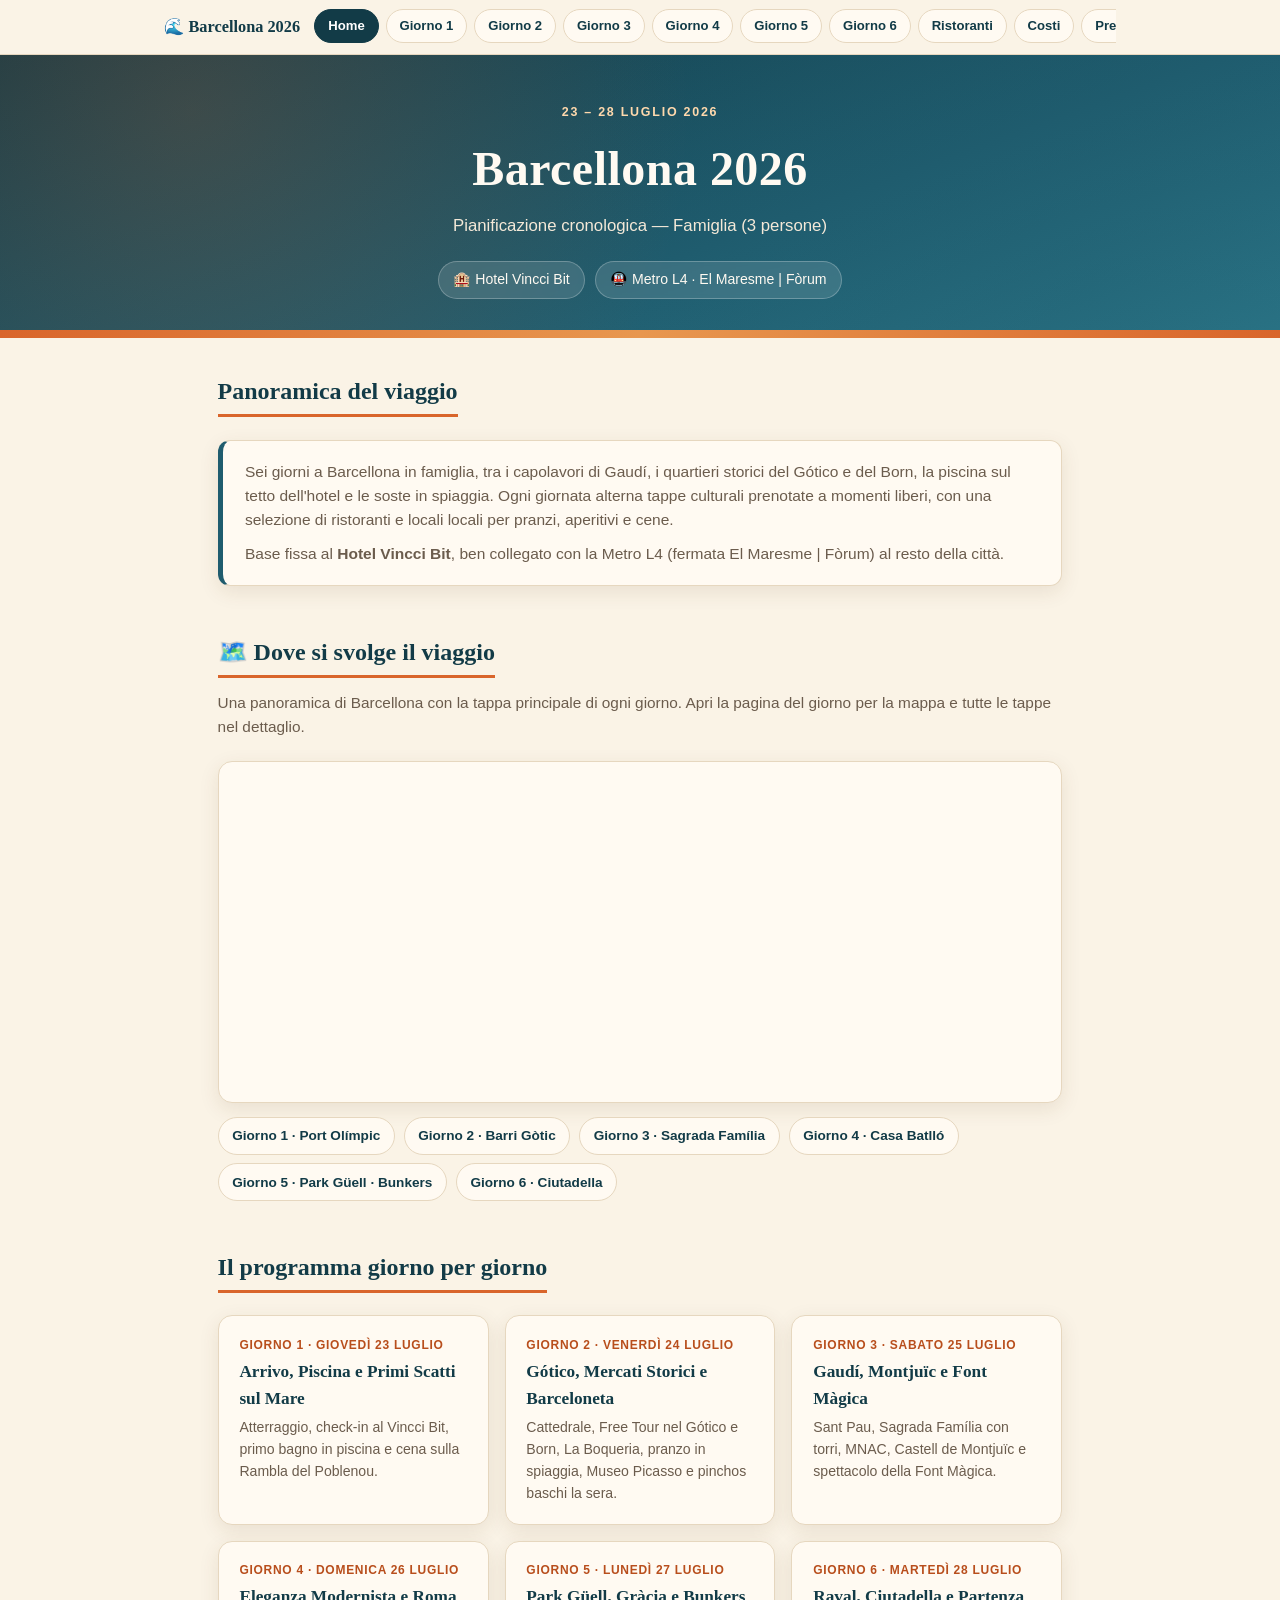
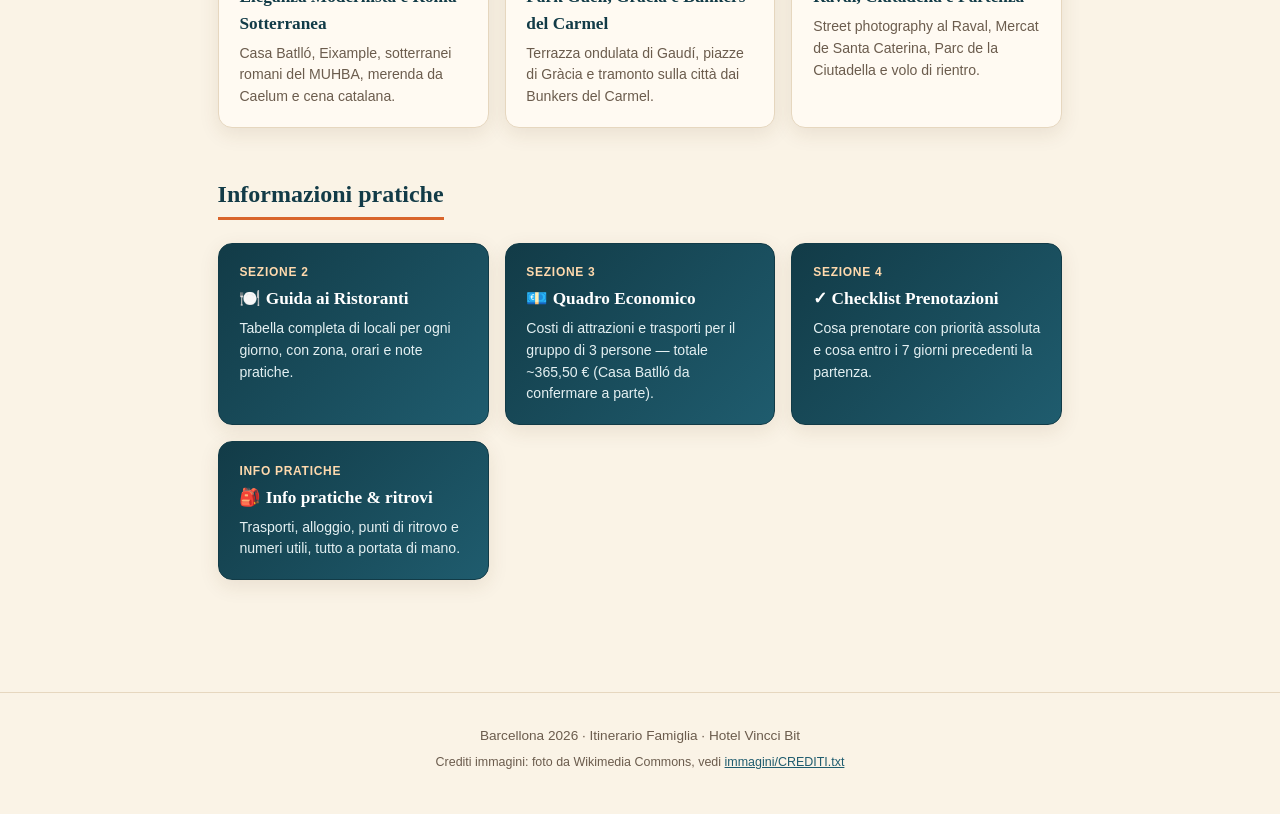
<file: index.html>
<!DOCTYPE html>
<html lang="it">
<head>
<meta charset="UTF-8">
<meta name="viewport" content="width=device-width, initial-scale=1.0">
<title>Barcellona 2026 — Itinerario di Viaggio</title>
<link rel="stylesheet" href="style.css">
</head>
<body>

<nav class="topnav" aria-label="Navigazione principale">
  <div class="topnav-inner">
    <a href="index.html" class="brand">🌊 Barcellona 2026</a>
    <input type="checkbox" id="nav-toggle" class="nav-toggle">
    <label for="nav-toggle" class="nav-burger" aria-label="Apri menu">☰</label>
    <div class="topnav-links">
      <a href="index.html" class="active">Home</a>
      <a href="giorno-1.html">Giorno 1</a>
      <a href="giorno-2.html">Giorno 2</a>
      <a href="giorno-3.html">Giorno 3</a>
      <a href="giorno-4.html">Giorno 4</a>
      <a href="giorno-5.html">Giorno 5</a>
      <a href="giorno-6.html">Giorno 6</a>
      <a href="ristoranti.html">Ristoranti</a>
      <a href="costi.html">Costi</a>
      <a href="prenotazioni.html">Prenotazioni</a>
      <a href="info.html">Info pratiche</a>
    </div>
  </div>
</nav>

<header class="hero">
  <div class="hero-content">
    <p class="eyebrow">23 – 28 Luglio 2026</p>
    <h1>Barcellona 2026</h1>
    <p class="subtitle">Pianificazione cronologica — Famiglia (3 persone)</p>
    <div class="hero-meta">
      <span>🏨 Hotel Vincci Bit</span>
      <span>🚇 Metro L4 · El Maresme | Fòrum</span>
    </div>
  </div>
</header>

<main>

  <section aria-labelledby="panoramica-title">
    <h2 id="panoramica-title" class="section-title">Panoramica del viaggio</h2>
    <div class="intro-box">
      <p>Sei giorni a Barcellona in famiglia, tra i capolavori di Gaudí, i quartieri storici del Gótico e del Born, la piscina sul tetto dell'hotel e le soste in spiaggia. Ogni giornata alterna tappe culturali prenotate a momenti liberi, con una selezione di ristoranti e locali locali per pranzi, aperitivi e cene.</p>
      <p>Base fissa al <strong>Hotel Vincci Bit</strong>, ben collegato con la Metro L4 (fermata El Maresme | Fòrum) al resto della città.</p>
    </div>
  </section>

  <section aria-labelledby="mappa-title">
    <h2 id="mappa-title" class="section-title">🗺️ Dove si svolge il viaggio</h2>
    <p class="section-intro">Una panoramica di Barcellona con la tappa principale di ogni giorno. Apri la pagina del giorno per la mappa e tutte le tappe nel dettaglio.</p>
    <div class="map-embed">
      <iframe src="https://www.google.com/maps?q=Barcellona&z=12&output=embed" title="Mappa di Barcellona" loading="lazy" referrerpolicy="no-referrer-when-downgrade"></iframe>
    </div>
    <div class="map-pins">
      <a href="giorno-1.html">Giorno 1 · Port Olímpic</a>
      <a href="giorno-2.html">Giorno 2 · Barri Gòtic</a>
      <a href="giorno-3.html">Giorno 3 · Sagrada Família</a>
      <a href="giorno-4.html">Giorno 4 · Casa Batlló</a>
      <a href="giorno-5.html">Giorno 5 · Park Güell · Bunkers</a>
      <a href="giorno-6.html">Giorno 6 · Ciutadella</a>
    </div>
  </section>

  <section aria-labelledby="giorni-title">
    <h2 id="giorni-title" class="section-title">Il programma giorno per giorno</h2>
    <div class="card-grid">
      <a class="nav-card" href="giorno-1.html">
        <div class="card-eyebrow">Giorno 1 · Giovedì 23 Luglio</div>
        <h3>Arrivo, Piscina e Primi Scatti sul Mare</h3>
        <p>Atterraggio, check-in al Vincci Bit, primo bagno in piscina e cena sulla Rambla del Poblenou.</p>
      </a>
      <a class="nav-card" href="giorno-2.html">
        <div class="card-eyebrow">Giorno 2 · Venerdì 24 Luglio</div>
        <h3>Gótico, Mercati Storici e Barceloneta</h3>
        <p>Cattedrale, Free Tour nel Gótico e Born, La Boqueria, pranzo in spiaggia, Museo Picasso e pinchos baschi la sera.</p>
      </a>
      <a class="nav-card" href="giorno-3.html">
        <div class="card-eyebrow">Giorno 3 · Sabato 25 Luglio</div>
        <h3>Gaudí, Montjuïc e Font Màgica</h3>
        <p>Sant Pau, Sagrada Família con torri, MNAC, Castell de Montjuïc e spettacolo della Font Màgica.</p>
      </a>
      <a class="nav-card" href="giorno-4.html">
        <div class="card-eyebrow">Giorno 4 · Domenica 26 Luglio</div>
        <h3>Eleganza Modernista e Roma Sotterranea</h3>
        <p>Casa Batlló, Eixample, sotterranei romani del MUHBA, merenda da Caelum e cena catalana.</p>
      </a>
      <a class="nav-card" href="giorno-5.html">
        <div class="card-eyebrow">Giorno 5 · Lunedì 27 Luglio</div>
        <h3>Park Güell, Gràcia e Bunkers del Carmel</h3>
        <p>Terrazza ondulata di Gaudí, piazze di Gràcia e tramonto sulla città dai Bunkers del Carmel.</p>
      </a>
      <a class="nav-card" href="giorno-6.html">
        <div class="card-eyebrow">Giorno 6 · Martedì 28 Luglio</div>
        <h3>Raval, Ciutadella e Partenza</h3>
        <p>Street photography al Raval, Mercat de Santa Caterina, Parc de la Ciutadella e volo di rientro.</p>
      </a>
    </div>
  </section>

  <section aria-labelledby="altre-title">
    <h2 id="altre-title" class="section-title">Informazioni pratiche</h2>
    <div class="card-grid">
      <a class="nav-card nav-card--utility" href="ristoranti.html">
        <div class="card-eyebrow">Sezione 2</div>
        <h3>🍽️ Guida ai Ristoranti</h3>
        <p>Tabella completa di locali per ogni giorno, con zona, orari e note pratiche.</p>
      </a>
      <a class="nav-card nav-card--utility" href="costi.html">
        <div class="card-eyebrow">Sezione 3</div>
        <h3>💶 Quadro Economico</h3>
        <p>Costi di attrazioni e trasporti per il gruppo di 3 persone — totale ~365,50 € (Casa Batlló da confermare a parte).</p>
      </a>
      <a class="nav-card nav-card--utility" href="prenotazioni.html">
        <div class="card-eyebrow">Sezione 4</div>
        <h3>✓ Checklist Prenotazioni</h3>
        <p>Cosa prenotare con priorità assoluta e cosa entro i 7 giorni precedenti la partenza.</p>
      </a>
      <a class="nav-card nav-card--utility" href="info.html">
        <div class="card-eyebrow">Info pratiche</div>
        <h3>🎒 Info pratiche & ritrovi</h3>
        <p>Trasporti, alloggio, punti di ritrovo e numeri utili, tutto a portata di mano.</p>
      </a>
    </div>
  </section>

</main>

<footer>
  Barcellona 2026 · Itinerario Famiglia · Hotel Vincci Bit
  <div class="credits-line">Crediti immagini: foto da Wikimedia Commons, vedi <a href="immagini/CREDITI.txt">immagini/CREDITI.txt</a></div>
</footer>

</body>
</html>
</file>
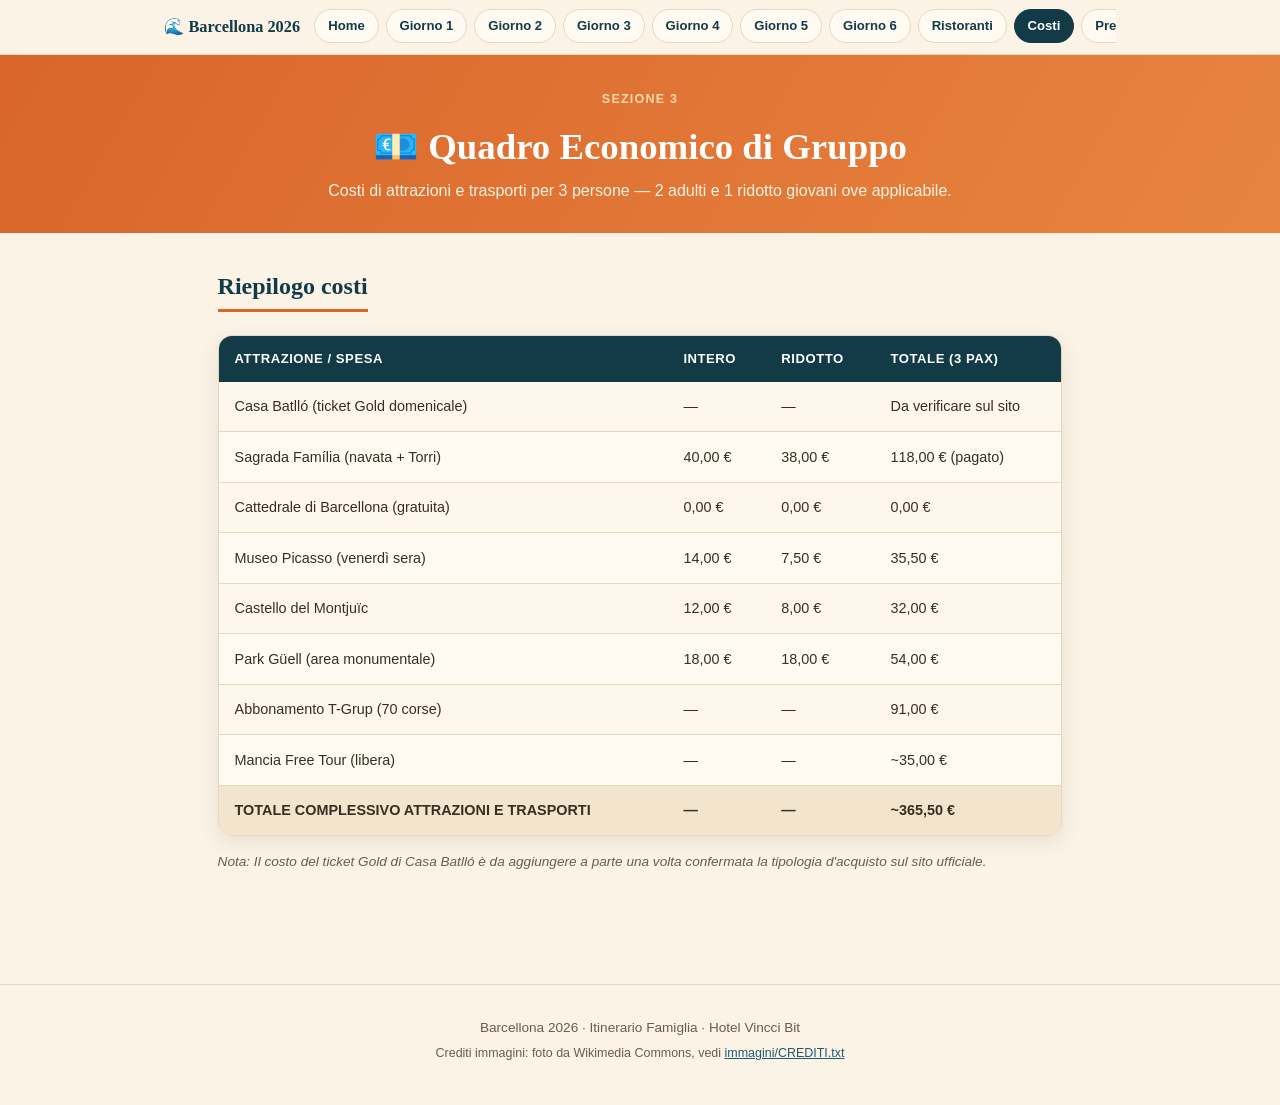
<file: costi.html>
<!DOCTYPE html>
<html lang="it">
<head>
<meta charset="UTF-8">
<meta name="viewport" content="width=device-width, initial-scale=1.0">
<title>Quadro Economico | Barcellona 2026</title>
<link rel="stylesheet" href="style.css">
</head>
<body>

<nav class="topnav" aria-label="Navigazione principale">
  <div class="topnav-inner">
    <a href="index.html" class="brand">🌊 Barcellona 2026</a>
    <input type="checkbox" id="nav-toggle" class="nav-toggle">
    <label for="nav-toggle" class="nav-burger" aria-label="Apri menu">☰</label>
    <div class="topnav-links">
      <a href="index.html">Home</a>
      <a href="giorno-1.html">Giorno 1</a>
      <a href="giorno-2.html">Giorno 2</a>
      <a href="giorno-3.html">Giorno 3</a>
      <a href="giorno-4.html">Giorno 4</a>
      <a href="giorno-5.html">Giorno 5</a>
      <a href="giorno-6.html">Giorno 6</a>
      <a href="ristoranti.html">Ristoranti</a>
      <a href="costi.html" class="active">Costi</a>
      <a href="prenotazioni.html">Prenotazioni</a>
      <a href="info.html">Info pratiche</a>
    </div>
  </div>
</nav>

<header class="page-header">
  <p class="page-date">Sezione 3</p>
  <h1>💶 Quadro Economico di Gruppo</h1>
  <p>Costi di attrazioni e trasporti per 3 persone — 2 adulti e 1 ridotto giovani ove applicabile.</p>
</header>

<main>

  <section aria-labelledby="costi-title">
    <h2 id="costi-title" class="section-title">Riepilogo costi</h2>

    <div class="table-wrap">
      <table>
        <thead>
          <tr>
            <th>Attrazione / Spesa</th>
            <th>Intero</th>
            <th>Ridotto</th>
            <th>Totale (3 Pax)</th>
          </tr>
        </thead>
        <tbody>
          <tr>
            <td data-label="Attrazione / Spesa">Casa Batlló (ticket Gold domenicale)</td>
            <td data-label="Intero">—</td>
            <td data-label="Ridotto">—</td>
            <td data-label="Totale (3 Pax)">Da verificare sul sito</td>
          </tr>
          <tr>
            <td data-label="Attrazione / Spesa">Sagrada Família (navata + Torri)</td>
            <td data-label="Intero">40,00 €</td>
            <td data-label="Ridotto">38,00 €</td>
            <td data-label="Totale (3 Pax)">118,00 € (pagato)</td>
          </tr>
          <tr>
            <td data-label="Attrazione / Spesa">Cattedrale di Barcellona (gratuita)</td>
            <td data-label="Intero">0,00 €</td>
            <td data-label="Ridotto">0,00 €</td>
            <td data-label="Totale (3 Pax)">0,00 €</td>
          </tr>
          <tr>
            <td data-label="Attrazione / Spesa">Museo Picasso (venerdì sera)</td>
            <td data-label="Intero">14,00 €</td>
            <td data-label="Ridotto">7,50 €</td>
            <td data-label="Totale (3 Pax)">35,50 €</td>
          </tr>
          <tr>
            <td data-label="Attrazione / Spesa">Castello del Montjuïc</td>
            <td data-label="Intero">12,00 €</td>
            <td data-label="Ridotto">8,00 €</td>
            <td data-label="Totale (3 Pax)">32,00 €</td>
          </tr>
          <tr>
            <td data-label="Attrazione / Spesa">Park Güell (area monumentale)</td>
            <td data-label="Intero">18,00 €</td>
            <td data-label="Ridotto">18,00 €</td>
            <td data-label="Totale (3 Pax)">54,00 €</td>
          </tr>
          <tr>
            <td data-label="Attrazione / Spesa">Abbonamento T-Grup (70 corse)</td>
            <td data-label="Intero">—</td>
            <td data-label="Ridotto">—</td>
            <td data-label="Totale (3 Pax)">91,00 €</td>
          </tr>
          <tr>
            <td data-label="Attrazione / Spesa">Mancia Free Tour (libera)</td>
            <td data-label="Intero">—</td>
            <td data-label="Ridotto">—</td>
            <td data-label="Totale (3 Pax)">~35,00 €</td>
          </tr>
          <tr style="font-weight:700; background:#f2e4cd;">
            <td data-label="Attrazione / Spesa">TOTALE COMPLESSIVO ATTRAZIONI E TRASPORTI</td>
            <td data-label="Intero">—</td>
            <td data-label="Ridotto">—</td>
            <td data-label="Totale (3 Pax)">~365,50 €</td>
          </tr>
        </tbody>
      </table>
    </div>
    <p class="table-note">Nota: Il costo del ticket Gold di Casa Batlló è da aggiungere a parte una volta confermata la tipologia d'acquisto sul sito ufficiale.</p>
  </section>

</main>

<footer>
  Barcellona 2026 · Itinerario Famiglia · Hotel Vincci Bit
  <div class="credits-line">Crediti immagini: foto da Wikimedia Commons, vedi <a href="immagini/CREDITI.txt">immagini/CREDITI.txt</a></div>
</footer>

</body>
</html>
</file>
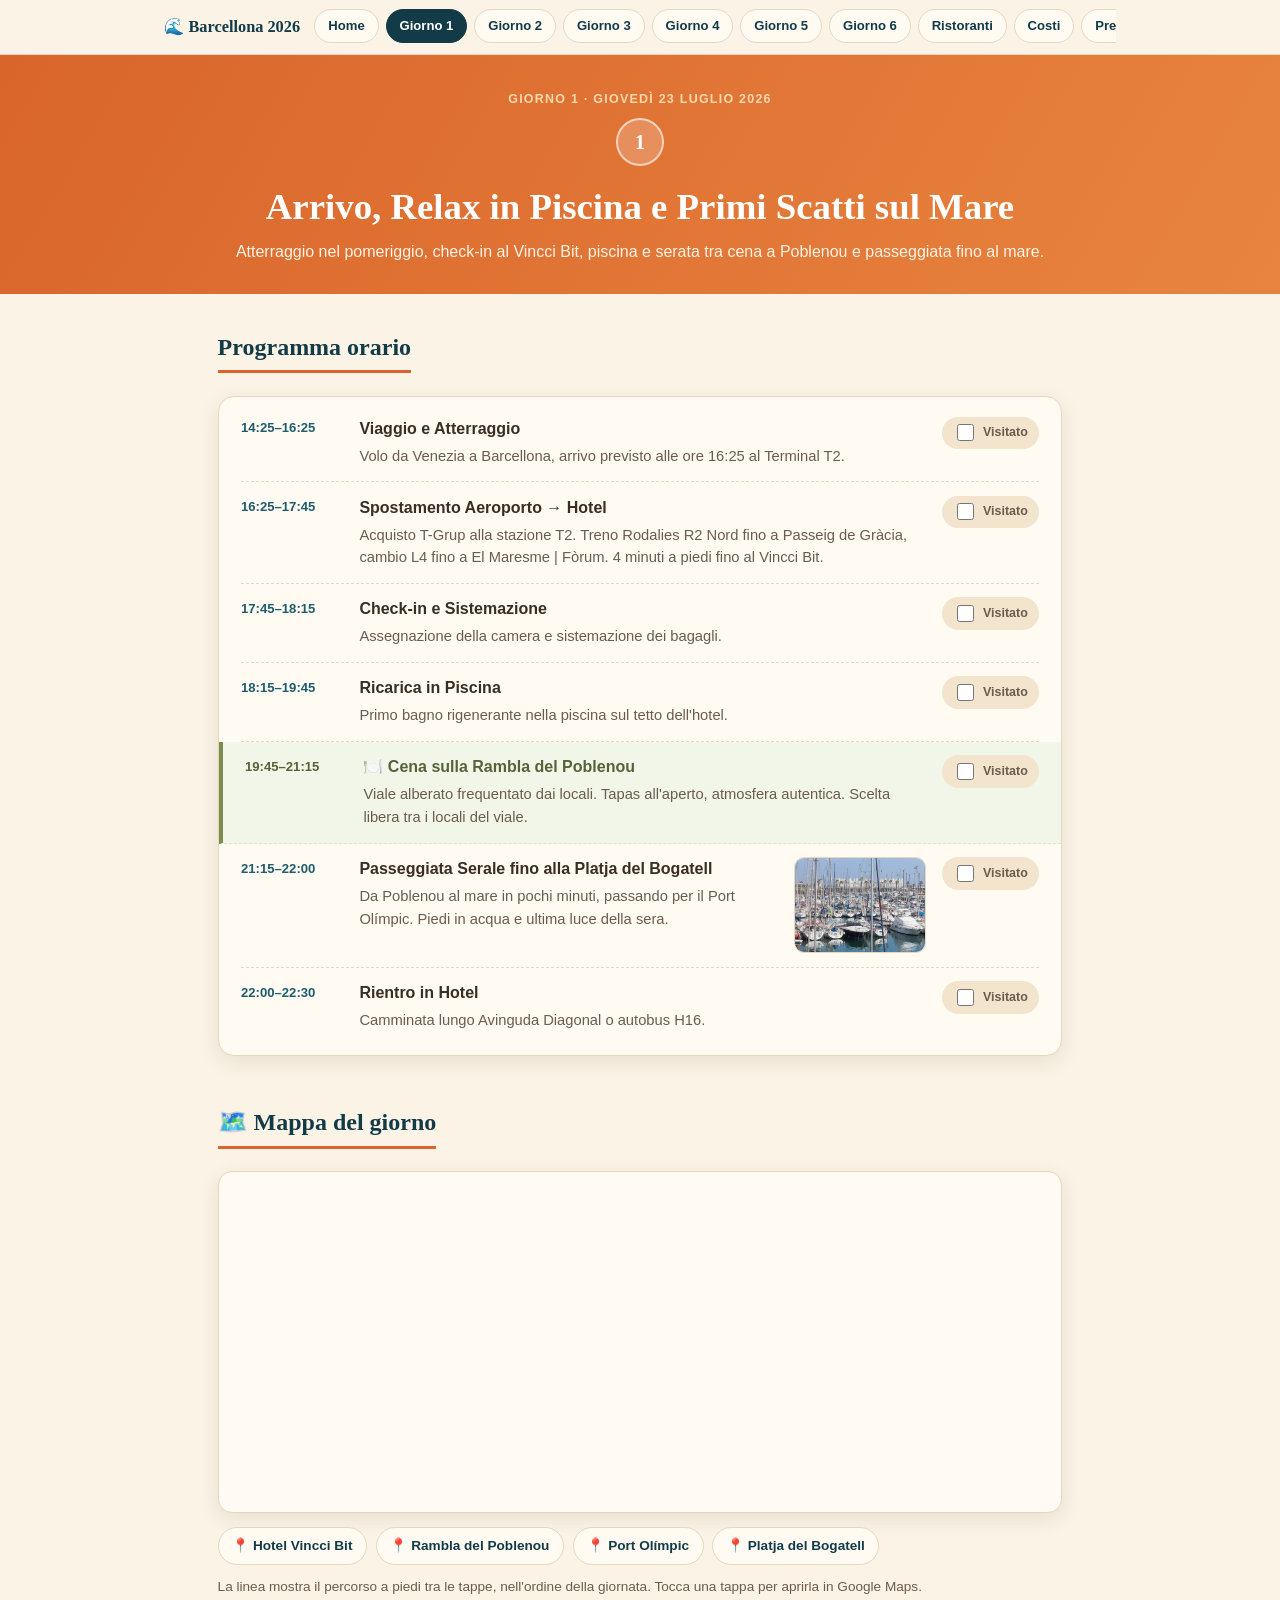
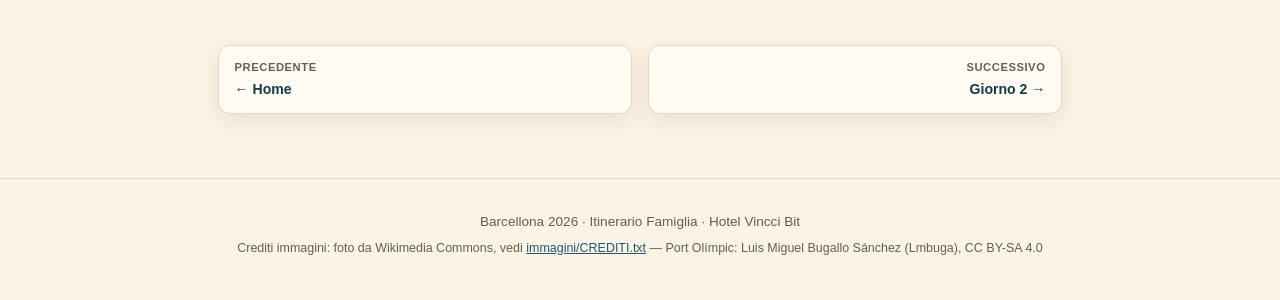
<file: giorno-1.html>
<!DOCTYPE html>
<html lang="it">
<head>
<meta charset="UTF-8">
<meta name="viewport" content="width=device-width, initial-scale=1.0">
<title>Giorno 1 — Arrivo e Piscina | Barcellona 2026</title>
<link rel="stylesheet" href="style.css">
</head>
<body>

<nav class="topnav" aria-label="Navigazione principale">
  <div class="topnav-inner">
    <a href="index.html" class="brand">🌊 Barcellona 2026</a>
    <input type="checkbox" id="nav-toggle" class="nav-toggle">
    <label for="nav-toggle" class="nav-burger" aria-label="Apri menu">☰</label>
    <div class="topnav-links">
      <a href="index.html">Home</a>
      <a href="giorno-1.html" class="active">Giorno 1</a>
      <a href="giorno-2.html">Giorno 2</a>
      <a href="giorno-3.html">Giorno 3</a>
      <a href="giorno-4.html">Giorno 4</a>
      <a href="giorno-5.html">Giorno 5</a>
      <a href="giorno-6.html">Giorno 6</a>
      <a href="ristoranti.html">Ristoranti</a>
      <a href="costi.html">Costi</a>
      <a href="prenotazioni.html">Prenotazioni</a>
      <a href="info.html">Info pratiche</a>
    </div>
  </div>
</nav>

<header class="page-header">
  <p class="page-date">Giorno 1 · Giovedì 23 Luglio 2026</p>
  <span class="day-tag">1</span>
  <h1>Arrivo, Relax in Piscina e Primi Scatti sul Mare</h1>
  <p>Atterraggio nel pomeriggio, check-in al Vincci Bit, piscina e serata tra cena a Poblenou e passeggiata fino al mare.</p>
</header>

<main>

  <section aria-labelledby="programma-title">
    <h2 id="programma-title" class="section-title">Programma orario</h2>

    <ol class="timeline">
      <li class="event">
        <span class="time">14:25–16:25</span>
        <div class="event-body">
          <h3>Viaggio e Atterraggio</h3>
          <p>Volo da Venezia a Barcellona, arrivo previsto alle ore 16:25 al Terminal T2.</p>
        </div>
        <label class="event-check-label">
          <input type="checkbox" class="event-check" data-key="g1-e1">
          <span>Visitato</span>
        </label>
      </li>
      <li class="event">
        <span class="time">16:25–17:45</span>
        <div class="event-body">
          <h3>Spostamento Aeroporto → Hotel</h3>
          <p>Acquisto T-Grup alla stazione T2. Treno Rodalies R2 Nord fino a Passeig de Gràcia, cambio L4 fino a El Maresme | Fòrum. 4 minuti a piedi fino al Vincci Bit.</p>
        </div>
        <label class="event-check-label">
          <input type="checkbox" class="event-check" data-key="g1-e2">
          <span>Visitato</span>
        </label>
      </li>
      <li class="event">
        <span class="time">17:45–18:15</span>
        <div class="event-body">
          <h3>Check-in e Sistemazione</h3>
          <p>Assegnazione della camera e sistemazione dei bagagli.</p>
        </div>
        <label class="event-check-label">
          <input type="checkbox" class="event-check" data-key="g1-e3">
          <span>Visitato</span>
        </label>
      </li>
      <li class="event">
        <span class="time">18:15–19:45</span>
        <div class="event-body">
          <h3>Ricarica in Piscina</h3>
          <p>Primo bagno rigenerante nella piscina sul tetto dell'hotel.</p>
        </div>
        <label class="event-check-label">
          <input type="checkbox" class="event-check" data-key="g1-e4">
          <span>Visitato</span>
        </label>
      </li>
      <li class="event event--food">
        <span class="time">19:45–21:15</span>
        <div class="event-body">
          <h3>🍽️ Cena sulla Rambla del Poblenou</h3>
          <p>Viale alberato frequentato dai locali. Tapas all'aperto, atmosfera autentica. Scelta libera tra i locali del viale.</p>
        </div>
        <label class="event-check-label">
          <input type="checkbox" class="event-check" data-key="g1-e5">
          <span>Visitato</span>
        </label>
      </li>
      <li class="event">
        <span class="time">21:15–22:00</span>
        <div class="event-body event-thumb">
          <div class="event-text">
            <h3>Passeggiata Serale fino alla Platja del Bogatell</h3>
            <p>Da Poblenou al mare in pochi minuti, passando per il Port Olímpic. Piedi in acqua e ultima luce della sera.</p>
          </div>
          <img src="immagini/port-olimpic.jpg" alt="Porto sportivo del Port Olímpic a Barcellona" loading="lazy">
        </div>
        <label class="event-check-label">
          <input type="checkbox" class="event-check" data-key="g1-e6">
          <span>Visitato</span>
        </label>
      </li>
      <li class="event">
        <span class="time">22:00–22:30</span>
        <div class="event-body">
          <h3>Rientro in Hotel</h3>
          <p>Camminata lungo Avinguda Diagonal o autobus H16.</p>
        </div>
        <label class="event-check-label">
          <input type="checkbox" class="event-check" data-key="g1-e7">
          <span>Visitato</span>
        </label>
      </li>
    </ol>
  </section>

  <section aria-labelledby="mappa-title">
    <h2 id="mappa-title" class="section-title">🗺️ Mappa del giorno</h2>
    <div class="map-embed">
      <iframe src="https://www.google.com/maps?saddr=Hotel%20Vincci%20Bit%2C%20Barcelona&daddr=Rambla%20del%20Poblenou%2C%20Barcelona+to:Port%20Ol%C3%ADmpic%2C%20Barcelona+to:Platja%20del%20Bogatell%2C%20Barcelona&output=embed&dirflg=w" title="Percorso a piedi del Giorno 1" loading="lazy" referrerpolicy="no-referrer-when-downgrade"></iframe>
    </div>
    <div class="map-pins">
      <a href="https://www.google.com/maps/search/?api=1&query=Hotel+Vincci+Bit+Barcelona" target="_blank" rel="noopener">📍 Hotel Vincci Bit</a>
      <a href="https://www.google.com/maps/search/?api=1&query=Rambla+del+Poblenou+Barcelona" target="_blank" rel="noopener">📍 Rambla del Poblenou</a>
      <a href="https://www.google.com/maps/search/?api=1&query=Port+Ol%C3%ADmpic+Barcelona" target="_blank" rel="noopener">📍 Port Olímpic</a>
      <a href="https://www.google.com/maps/search/?api=1&query=Platja+del+Bogatell+Barcelona" target="_blank" rel="noopener">📍 Platja del Bogatell</a>
    </div>
    <p class="map-hint">La linea mostra il percorso a piedi tra le tappe, nell'ordine della giornata. Tocca una tappa per aprirla in Google Maps.</p>
  </section>

  <div class="day-pager">
    <a class="prev" href="index.html"><span>Precedente</span>← Home</a>
    <a class="next" href="giorno-2.html"><span>Successivo</span>Giorno 2 →</a>
  </div>

</main>

<footer>
  Barcellona 2026 · Itinerario Famiglia · Hotel Vincci Bit
  <div class="credits-line">Crediti immagini: foto da Wikimedia Commons, vedi <a href="immagini/CREDITI.txt">immagini/CREDITI.txt</a> — Port Olímpic: Luis Miguel Bugallo Sánchez (Lmbuga), CC BY-SA 4.0</div>
</footer>

<script src="script.js"></script>
</body>
</html>
</file>
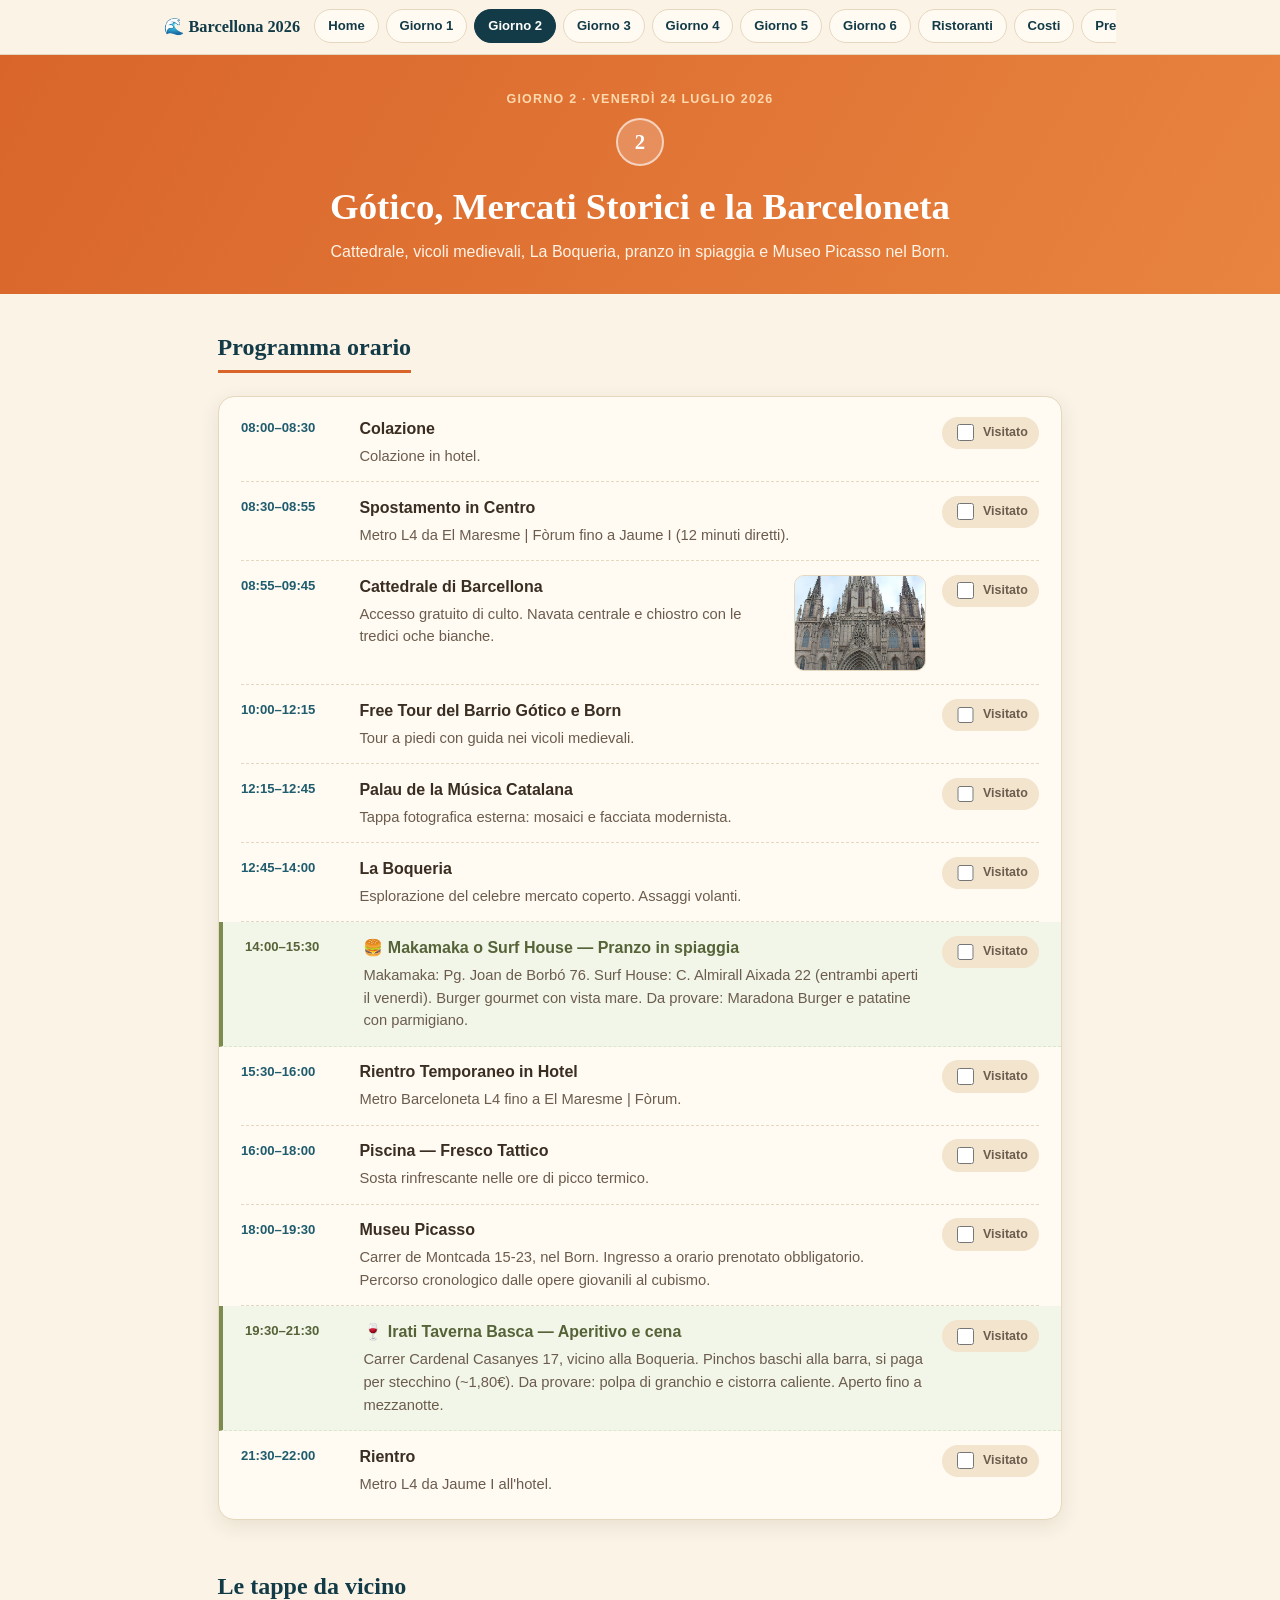
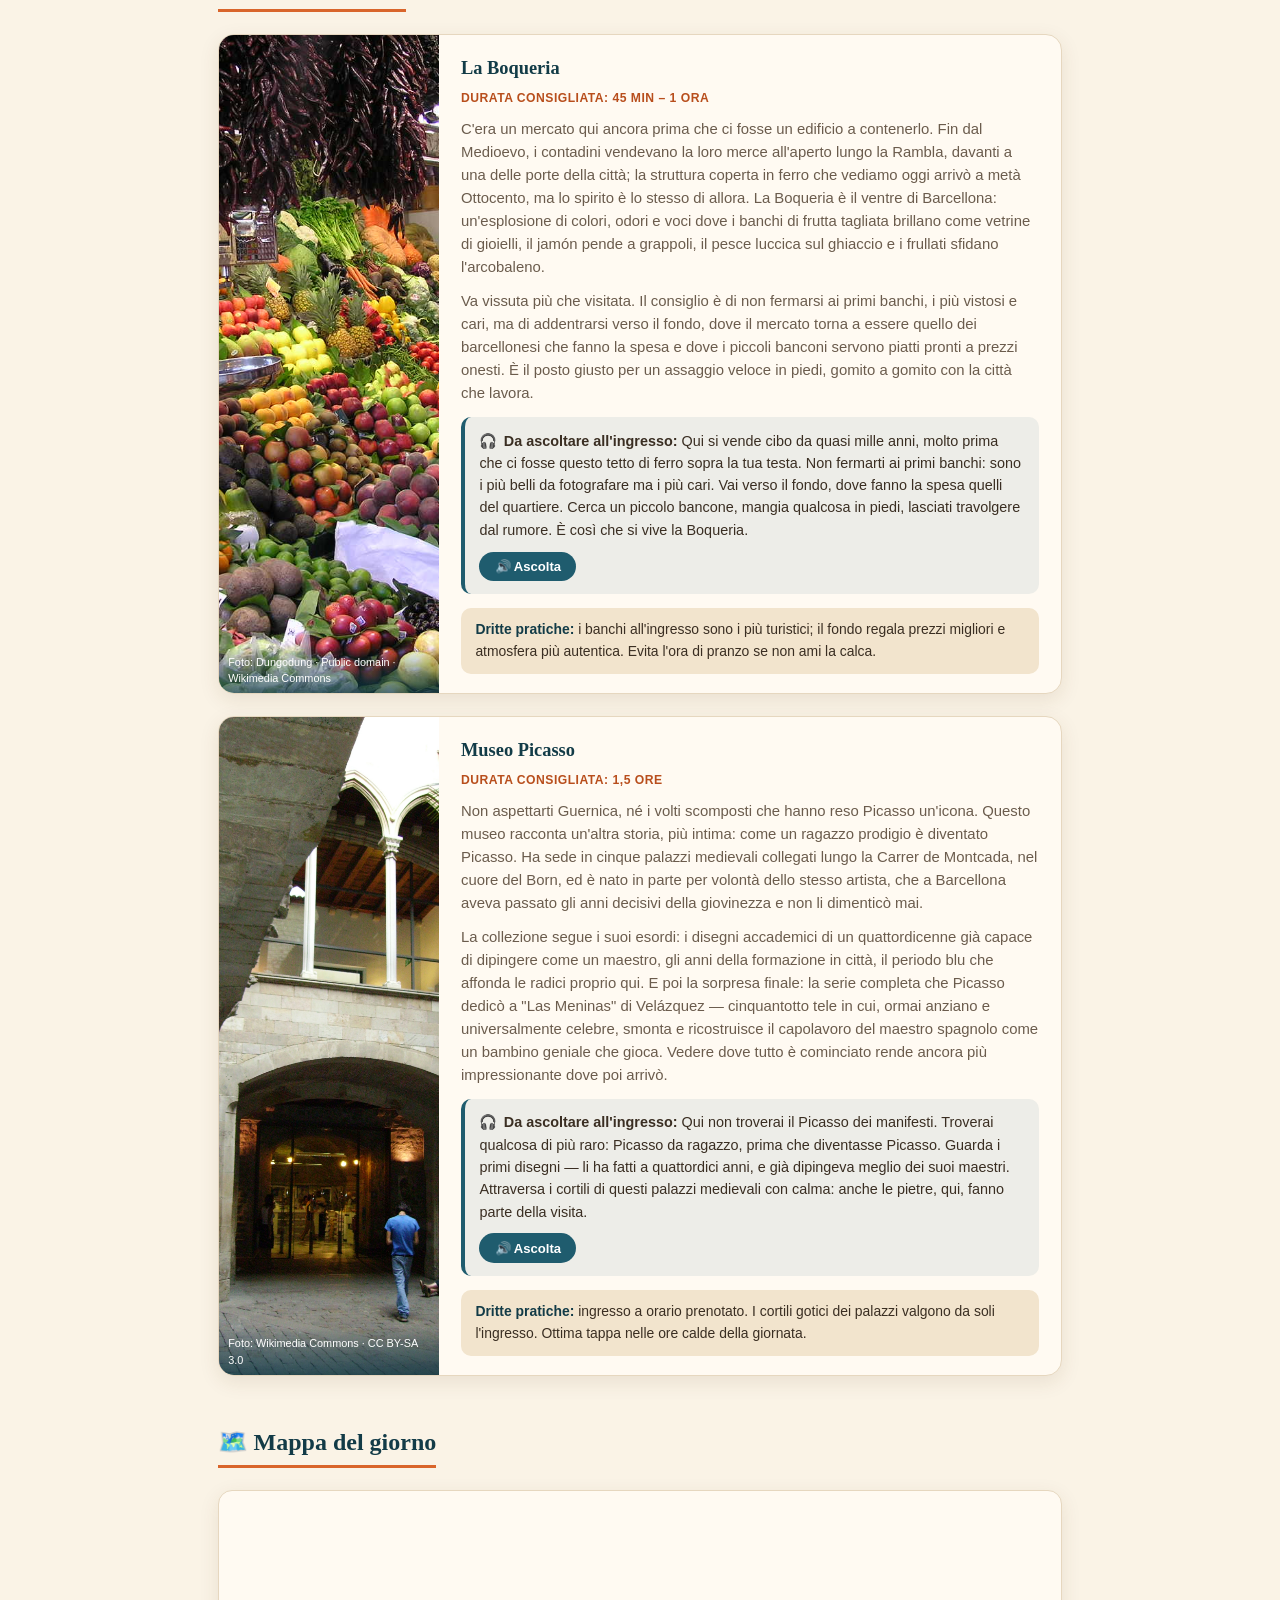
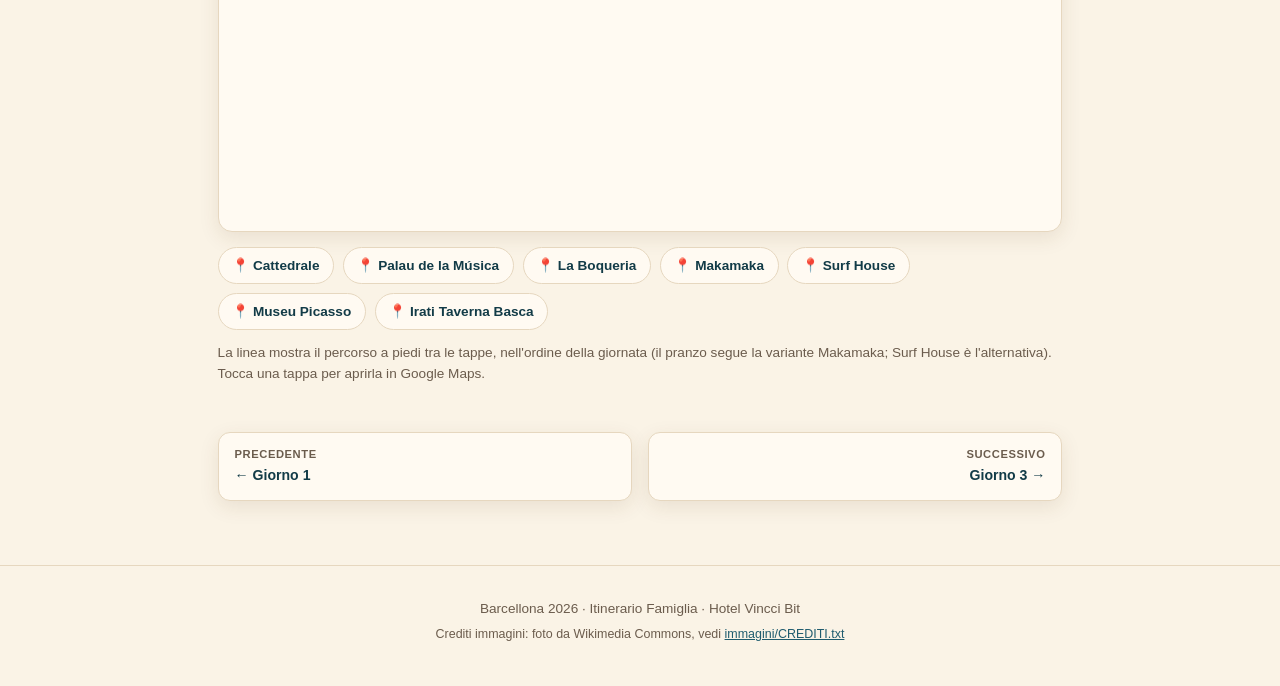
<file: giorno-2.html>
<!DOCTYPE html>
<html lang="it">
<head>
<meta charset="UTF-8">
<meta name="viewport" content="width=device-width, initial-scale=1.0">
<title>Giorno 2 — Gótico e Barceloneta | Barcellona 2026</title>
<link rel="stylesheet" href="style.css">
</head>
<body>

<nav class="topnav" aria-label="Navigazione principale">
  <div class="topnav-inner">
    <a href="index.html" class="brand">🌊 Barcellona 2026</a>
    <input type="checkbox" id="nav-toggle" class="nav-toggle">
    <label for="nav-toggle" class="nav-burger" aria-label="Apri menu">☰</label>
    <div class="topnav-links">
      <a href="index.html">Home</a>
      <a href="giorno-1.html">Giorno 1</a>
      <a href="giorno-2.html" class="active">Giorno 2</a>
      <a href="giorno-3.html">Giorno 3</a>
      <a href="giorno-4.html">Giorno 4</a>
      <a href="giorno-5.html">Giorno 5</a>
      <a href="giorno-6.html">Giorno 6</a>
      <a href="ristoranti.html">Ristoranti</a>
      <a href="costi.html">Costi</a>
      <a href="prenotazioni.html">Prenotazioni</a>
      <a href="info.html">Info pratiche</a>
    </div>
  </div>
</nav>

<header class="page-header">
  <p class="page-date">Giorno 2 · Venerdì 24 Luglio 2026</p>
  <span class="day-tag">2</span>
  <h1>Gótico, Mercati Storici e la Barceloneta</h1>
  <p>Cattedrale, vicoli medievali, La Boqueria, pranzo in spiaggia e Museo Picasso nel Born.</p>
</header>

<main>

  <section aria-labelledby="programma-title">
    <h2 id="programma-title" class="section-title">Programma orario</h2>

    <ol class="timeline">
      <li class="event">
        <span class="time">08:00–08:30</span>
        <div class="event-body"><h3>Colazione</h3><p>Colazione in hotel.</p></div>
        <label class="event-check-label">
          <input type="checkbox" class="event-check" data-key="g2-e1">
          <span>Visitato</span>
        </label>
      </li>
      <li class="event">
        <span class="time">08:30–08:55</span>
        <div class="event-body"><h3>Spostamento in Centro</h3><p>Metro L4 da El Maresme | Fòrum fino a Jaume I (12 minuti diretti).</p></div>
        <label class="event-check-label">
          <input type="checkbox" class="event-check" data-key="g2-e2">
          <span>Visitato</span>
        </label>
      </li>
      <li class="event">
        <span class="time">08:55–09:45</span>
        <div class="event-body event-thumb">
          <div class="event-text">
            <h3>Cattedrale di Barcellona</h3>
            <p>Accesso gratuito di culto. Navata centrale e chiostro con le tredici oche bianche.</p>
          </div>
          <img src="immagini/cattedrale.jpg" alt="Facciata della Cattedrale di Barcellona" loading="lazy">
        </div>
        <label class="event-check-label">
          <input type="checkbox" class="event-check" data-key="g2-e3">
          <span>Visitato</span>
        </label>
      </li>
      <li class="event">
        <span class="time">10:00–12:15</span>
        <div class="event-body"><h3>Free Tour del Barrio Gótico e Born</h3><p>Tour a piedi con guida nei vicoli medievali.</p></div>
        <label class="event-check-label">
          <input type="checkbox" class="event-check" data-key="g2-e4">
          <span>Visitato</span>
        </label>
      </li>
      <li class="event">
        <span class="time">12:15–12:45</span>
        <div class="event-body"><h3>Palau de la Música Catalana</h3><p>Tappa fotografica esterna: mosaici e facciata modernista.</p></div>
        <label class="event-check-label">
          <input type="checkbox" class="event-check" data-key="g2-e5">
          <span>Visitato</span>
        </label>
      </li>
      <li class="event">
        <span class="time">12:45–14:00</span>
        <div class="event-body"><h3>La Boqueria</h3><p>Esplorazione del celebre mercato coperto. Assaggi volanti.</p></div>
        <label class="event-check-label">
          <input type="checkbox" class="event-check" data-key="g2-e6">
          <span>Visitato</span>
        </label>
      </li>
      <li class="event event--food">
        <span class="time">14:00–15:30</span>
        <div class="event-body">
          <h3>🍔 Makamaka o Surf House — Pranzo in spiaggia</h3>
          <p>Makamaka: Pg. Joan de Borbó 76. Surf House: C. Almirall Aixada 22 (entrambi aperti il venerdì). Burger gourmet con vista mare. Da provare: Maradona Burger e patatine con parmigiano.</p>
        </div>
        <label class="event-check-label">
          <input type="checkbox" class="event-check" data-key="g2-e7">
          <span>Visitato</span>
        </label>
      </li>
      <li class="event">
        <span class="time">15:30–16:00</span>
        <div class="event-body"><h3>Rientro Temporaneo in Hotel</h3><p>Metro Barceloneta L4 fino a El Maresme | Fòrum.</p></div>
        <label class="event-check-label">
          <input type="checkbox" class="event-check" data-key="g2-e8">
          <span>Visitato</span>
        </label>
      </li>
      <li class="event">
        <span class="time">16:00–18:00</span>
        <div class="event-body"><h3>Piscina — Fresco Tattico</h3><p>Sosta rinfrescante nelle ore di picco termico.</p></div>
        <label class="event-check-label">
          <input type="checkbox" class="event-check" data-key="g2-e9">
          <span>Visitato</span>
        </label>
      </li>
      <li class="event">
        <span class="time">18:00–19:30</span>
        <div class="event-body"><h3>Museu Picasso</h3><p>Carrer de Montcada 15-23, nel Born. Ingresso a orario prenotato obbligatorio. Percorso cronologico dalle opere giovanili al cubismo.</p></div>
        <label class="event-check-label">
          <input type="checkbox" class="event-check" data-key="g2-e10">
          <span>Visitato</span>
        </label>
      </li>
      <li class="event event--food">
        <span class="time">19:30–21:30</span>
        <div class="event-body">
          <h3>🍷 Irati Taverna Basca — Aperitivo e cena</h3>
          <p>Carrer Cardenal Casanyes 17, vicino alla Boqueria. Pinchos baschi alla barra, si paga per stecchino (~1,80€). Da provare: polpa di granchio e cistorra caliente. Aperto fino a mezzanotte.</p>
        </div>
        <label class="event-check-label">
          <input type="checkbox" class="event-check" data-key="g2-e11">
          <span>Visitato</span>
        </label>
      </li>
      <li class="event">
        <span class="time">21:30–22:00</span>
        <div class="event-body"><h3>Rientro</h3><p>Metro L4 da Jaume I all'hotel.</p></div>
        <label class="event-check-label">
          <input type="checkbox" class="event-check" data-key="g2-e12">
          <span>Visitato</span>
        </label>
      </li>
    </ol>
  </section>

  <section aria-labelledby="guide-title">
    <h2 id="guide-title" class="section-title">Le tappe da vicino</h2>
    <div class="guide-grid">

      <article class="guide-card">
        <figure>
          <img src="immagini/la-boqueria.jpg" alt="Banchi di frutta e verdura al Mercat de la Boqueria" loading="lazy">
          <p class="photo-credit">Foto: Dungodung · Public domain · Wikimedia Commons</p>
        </figure>
        <div class="guide-body">
          <h3>La Boqueria</h3>
          <span class="guide-duration">Durata consigliata: 45 min – 1 ora</span>
          <p>C'era un mercato qui ancora prima che ci fosse un edificio a contenerlo. Fin dal Medioevo, i contadini vendevano la loro merce all'aperto lungo la Rambla, davanti a una delle porte della città; la struttura coperta in ferro che vediamo oggi arrivò a metà Ottocento, ma lo spirito è lo stesso di allora. La Boqueria è il ventre di Barcellona: un'esplosione di colori, odori e voci dove i banchi di frutta tagliata brillano come vetrine di gioielli, il jamón pende a grappoli, il pesce luccica sul ghiaccio e i frullati sfidano l'arcobaleno.</p>
          <p>Va vissuta più che visitata. Il consiglio è di non fermarsi ai primi banchi, i più vistosi e cari, ma di addentrarsi verso il fondo, dove il mercato torna a essere quello dei barcellonesi che fanno la spesa e dove i piccoli banconi servono piatti pronti a prezzi onesti. È il posto giusto per un assaggio veloce in piedi, gomito a gomito con la città che lavora.</p>
          <div class="guide-listen">
            <p><span class="listen-icon" aria-hidden="true">🎧</span> <strong>Da ascoltare all'ingresso:</strong> <span class="listen-text">Qui si vende cibo da quasi mille anni, molto prima che ci fosse questo tetto di ferro sopra la tua testa. Non fermarti ai primi banchi: sono i più belli da fotografare ma i più cari. Vai verso il fondo, dove fanno la spesa quelli del quartiere. Cerca un piccolo bancone, mangia qualcosa in piedi, lasciati travolgere dal rumore. È così che si vive la Boqueria.</span></p>
            <button type="button" class="listen-btn">🔊 Ascolta</button>
          </div>
          <div class="guide-tips"><strong>Dritte pratiche:</strong> i banchi all'ingresso sono i più turistici; il fondo regala prezzi migliori e atmosfera più autentica. Evita l'ora di pranzo se non ami la calca.</div>
        </div>
      </article>

      <article class="guide-card">
        <figure>
          <img src="immagini/museo-picasso.jpg" alt="Edificio del Museu Picasso in Carrer de Montcada" loading="lazy">
          <p class="photo-credit">Foto: Wikimedia Commons · CC BY-SA 3.0</p>
        </figure>
        <div class="guide-body">
          <h3>Museo Picasso</h3>
          <span class="guide-duration">Durata consigliata: 1,5 ore</span>
          <p>Non aspettarti Guernica, né i volti scomposti che hanno reso Picasso un'icona. Questo museo racconta un'altra storia, più intima: come un ragazzo prodigio è diventato Picasso. Ha sede in cinque palazzi medievali collegati lungo la Carrer de Montcada, nel cuore del Born, ed è nato in parte per volontà dello stesso artista, che a Barcellona aveva passato gli anni decisivi della giovinezza e non li dimenticò mai.</p>
          <p>La collezione segue i suoi esordi: i disegni accademici di un quattordicenne già capace di dipingere come un maestro, gli anni della formazione in città, il periodo blu che affonda le radici proprio qui. E poi la sorpresa finale: la serie completa che Picasso dedicò a "Las Meninas" di Velázquez — cinquantotto tele in cui, ormai anziano e universalmente celebre, smonta e ricostruisce il capolavoro del maestro spagnolo come un bambino geniale che gioca. Vedere dove tutto è cominciato rende ancora più impressionante dove poi arrivò.</p>
          <div class="guide-listen">
            <p><span class="listen-icon" aria-hidden="true">🎧</span> <strong>Da ascoltare all'ingresso:</strong> <span class="listen-text">Qui non troverai il Picasso dei manifesti. Troverai qualcosa di più raro: Picasso da ragazzo, prima che diventasse Picasso. Guarda i primi disegni — li ha fatti a quattordici anni, e già dipingeva meglio dei suoi maestri. Attraversa i cortili di questi palazzi medievali con calma: anche le pietre, qui, fanno parte della visita.</span></p>
            <button type="button" class="listen-btn">🔊 Ascolta</button>
          </div>
          <div class="guide-tips"><strong>Dritte pratiche:</strong> ingresso a orario prenotato. I cortili gotici dei palazzi valgono da soli l'ingresso. Ottima tappa nelle ore calde della giornata.</div>
        </div>
      </article>

    </div>
  </section>

  <section aria-labelledby="mappa-title">
    <h2 id="mappa-title" class="section-title">🗺️ Mappa del giorno</h2>
    <div class="map-embed">
      <iframe src="https://www.google.com/maps?saddr=Barcelona%20Cathedral&daddr=Palau%20de%20la%20M%C3%BAsica%20Catalana+to:Mercat%20de%20la%20Boqueria%2C%20Barcelona+to:Makamaka%20Beach%20Bar%2C%20Barcelona+to:Museu%20Picasso%2C%20Barcelona+to:Irati%20Taverna%20Basca%2C%20Barcelona&output=embed&dirflg=w" title="Percorso a piedi del Giorno 2" loading="lazy" referrerpolicy="no-referrer-when-downgrade"></iframe>
    </div>
    <div class="map-pins">
      <a href="https://www.google.com/maps/search/?api=1&query=Barcelona+Cathedral" target="_blank" rel="noopener">📍 Cattedrale</a>
      <a href="https://www.google.com/maps/search/?api=1&query=Palau+de+la+M%C3%BAsica+Catalana" target="_blank" rel="noopener">📍 Palau de la Música</a>
      <a href="https://www.google.com/maps/search/?api=1&query=Mercat+de+la+Boqueria+Barcelona" target="_blank" rel="noopener">📍 La Boqueria</a>
      <a href="https://www.google.com/maps/search/?api=1&query=Makamaka+Beach+Bar+Barcelona" target="_blank" rel="noopener">📍 Makamaka</a>
      <a href="https://www.google.com/maps/search/?api=1&query=Surf+House+Barcelona+Almirall+Aixada" target="_blank" rel="noopener">📍 Surf House</a>
      <a href="https://www.google.com/maps/search/?api=1&query=Museu+Picasso+Barcelona" target="_blank" rel="noopener">📍 Museu Picasso</a>
      <a href="https://www.google.com/maps/search/?api=1&query=Irati+Taverna+Basca+Barcelona" target="_blank" rel="noopener">📍 Irati Taverna Basca</a>
    </div>
    <p class="map-hint">La linea mostra il percorso a piedi tra le tappe, nell'ordine della giornata (il pranzo segue la variante Makamaka; Surf House è l'alternativa). Tocca una tappa per aprirla in Google Maps.</p>
  </section>

  <div class="day-pager">
    <a class="prev" href="giorno-1.html"><span>Precedente</span>← Giorno 1</a>
    <a class="next" href="giorno-3.html"><span>Successivo</span>Giorno 3 →</a>
  </div>

</main>

<footer>
  Barcellona 2026 · Itinerario Famiglia · Hotel Vincci Bit
  <div class="credits-line">Crediti immagini: foto da Wikimedia Commons, vedi <a href="immagini/CREDITI.txt">immagini/CREDITI.txt</a></div>
</footer>

<script src="script.js"></script>
</body>
</html>
</file>
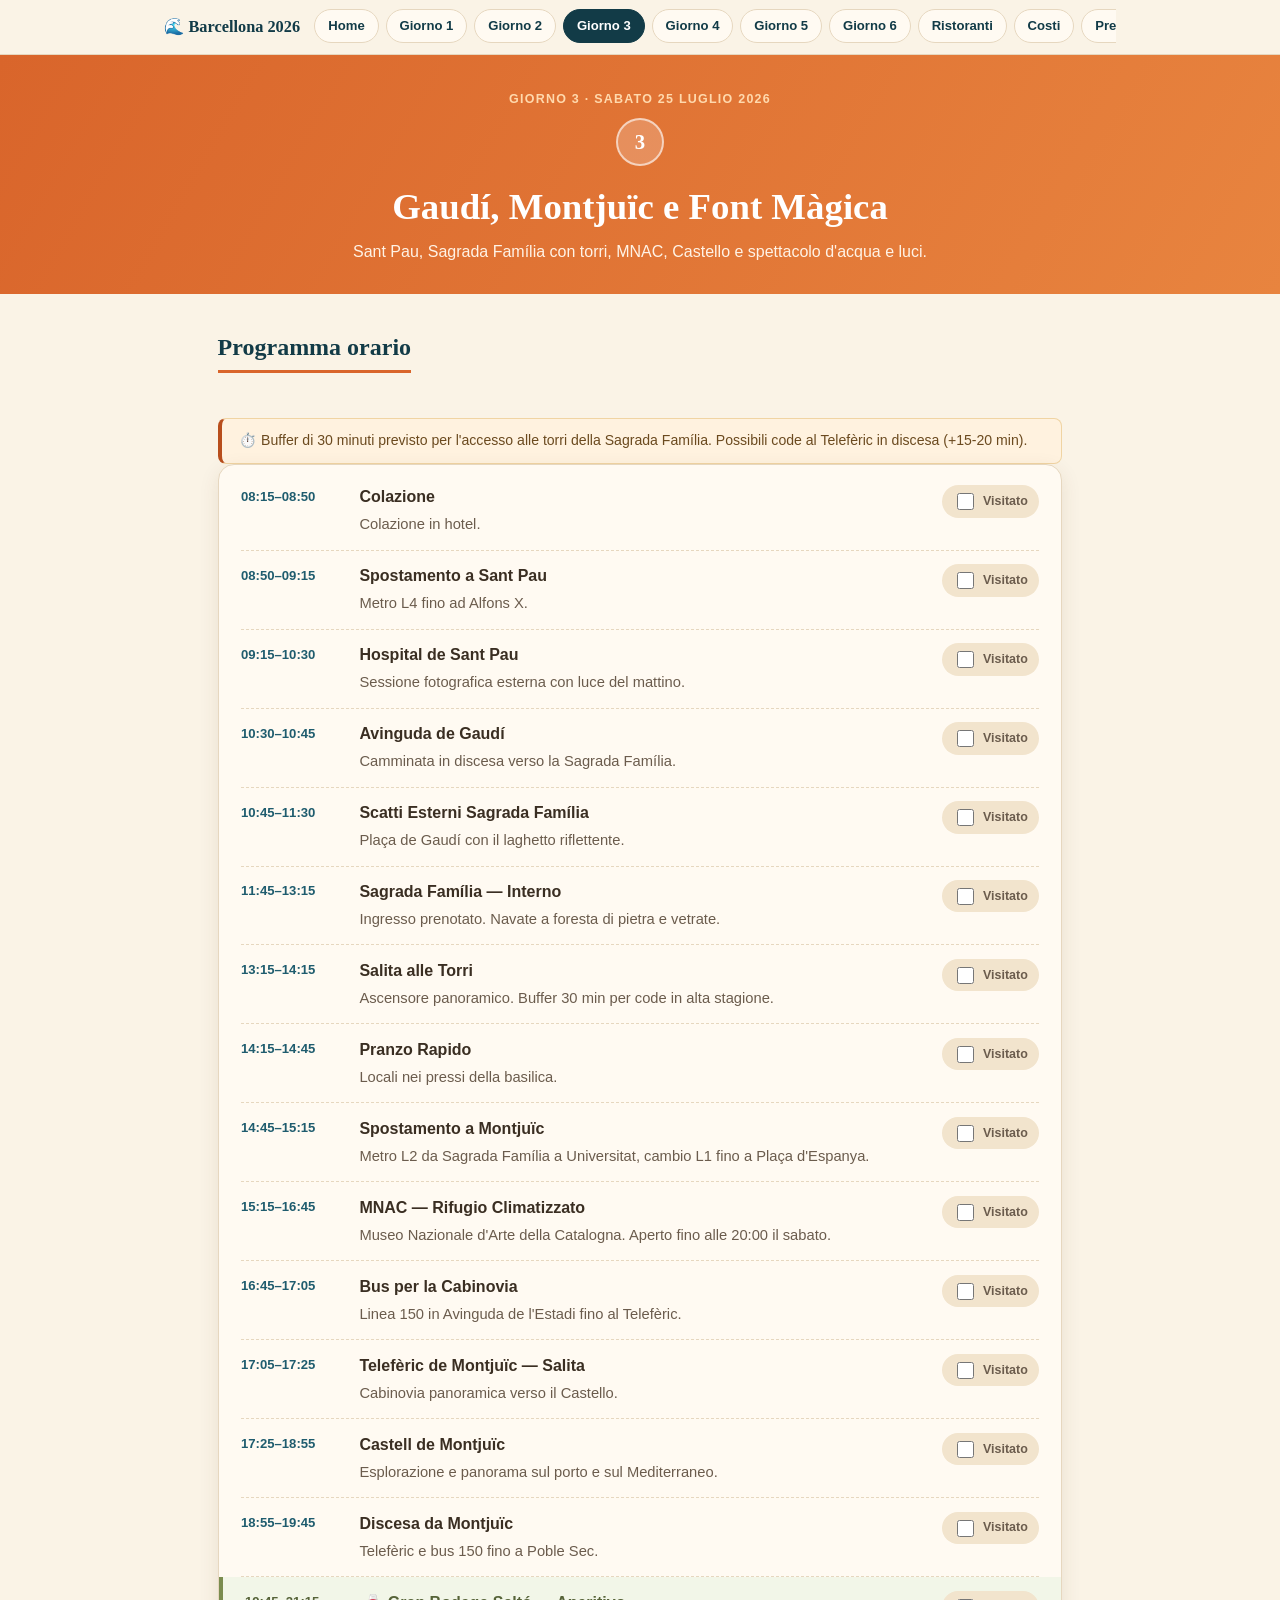
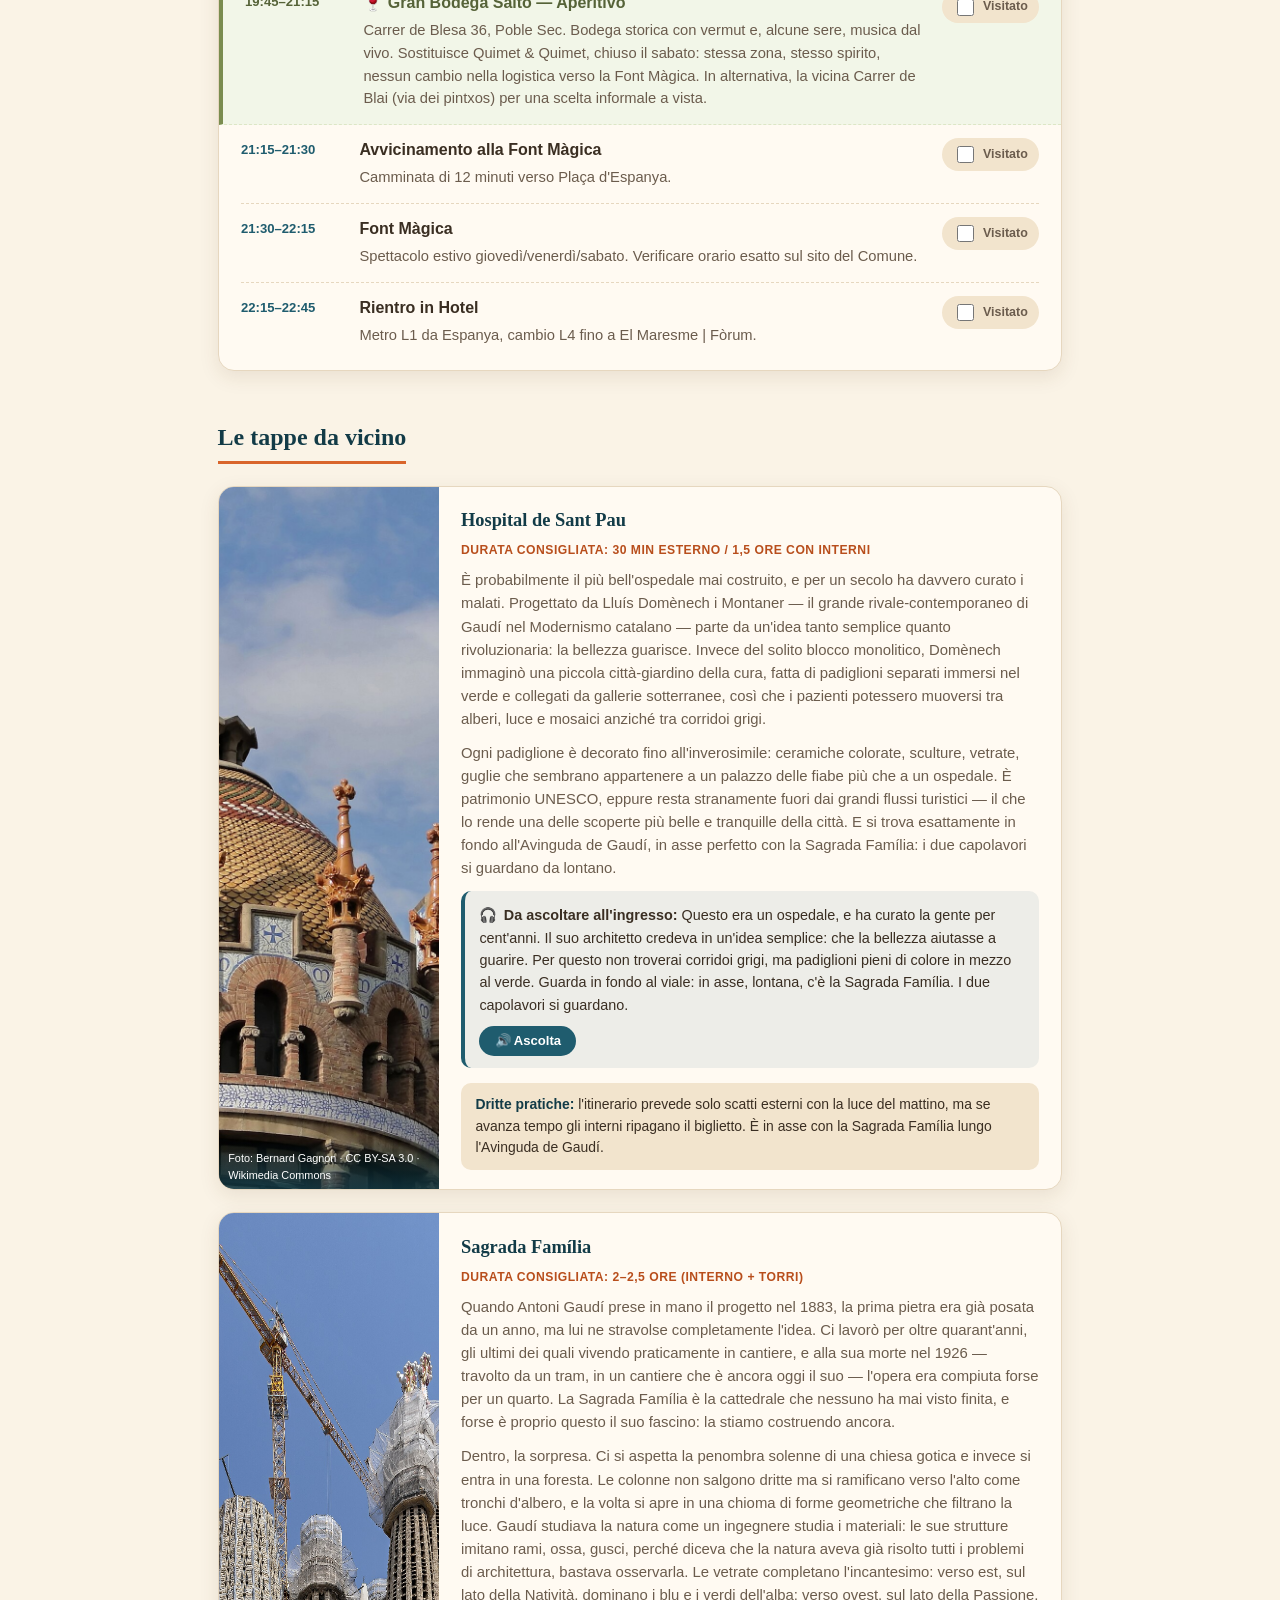
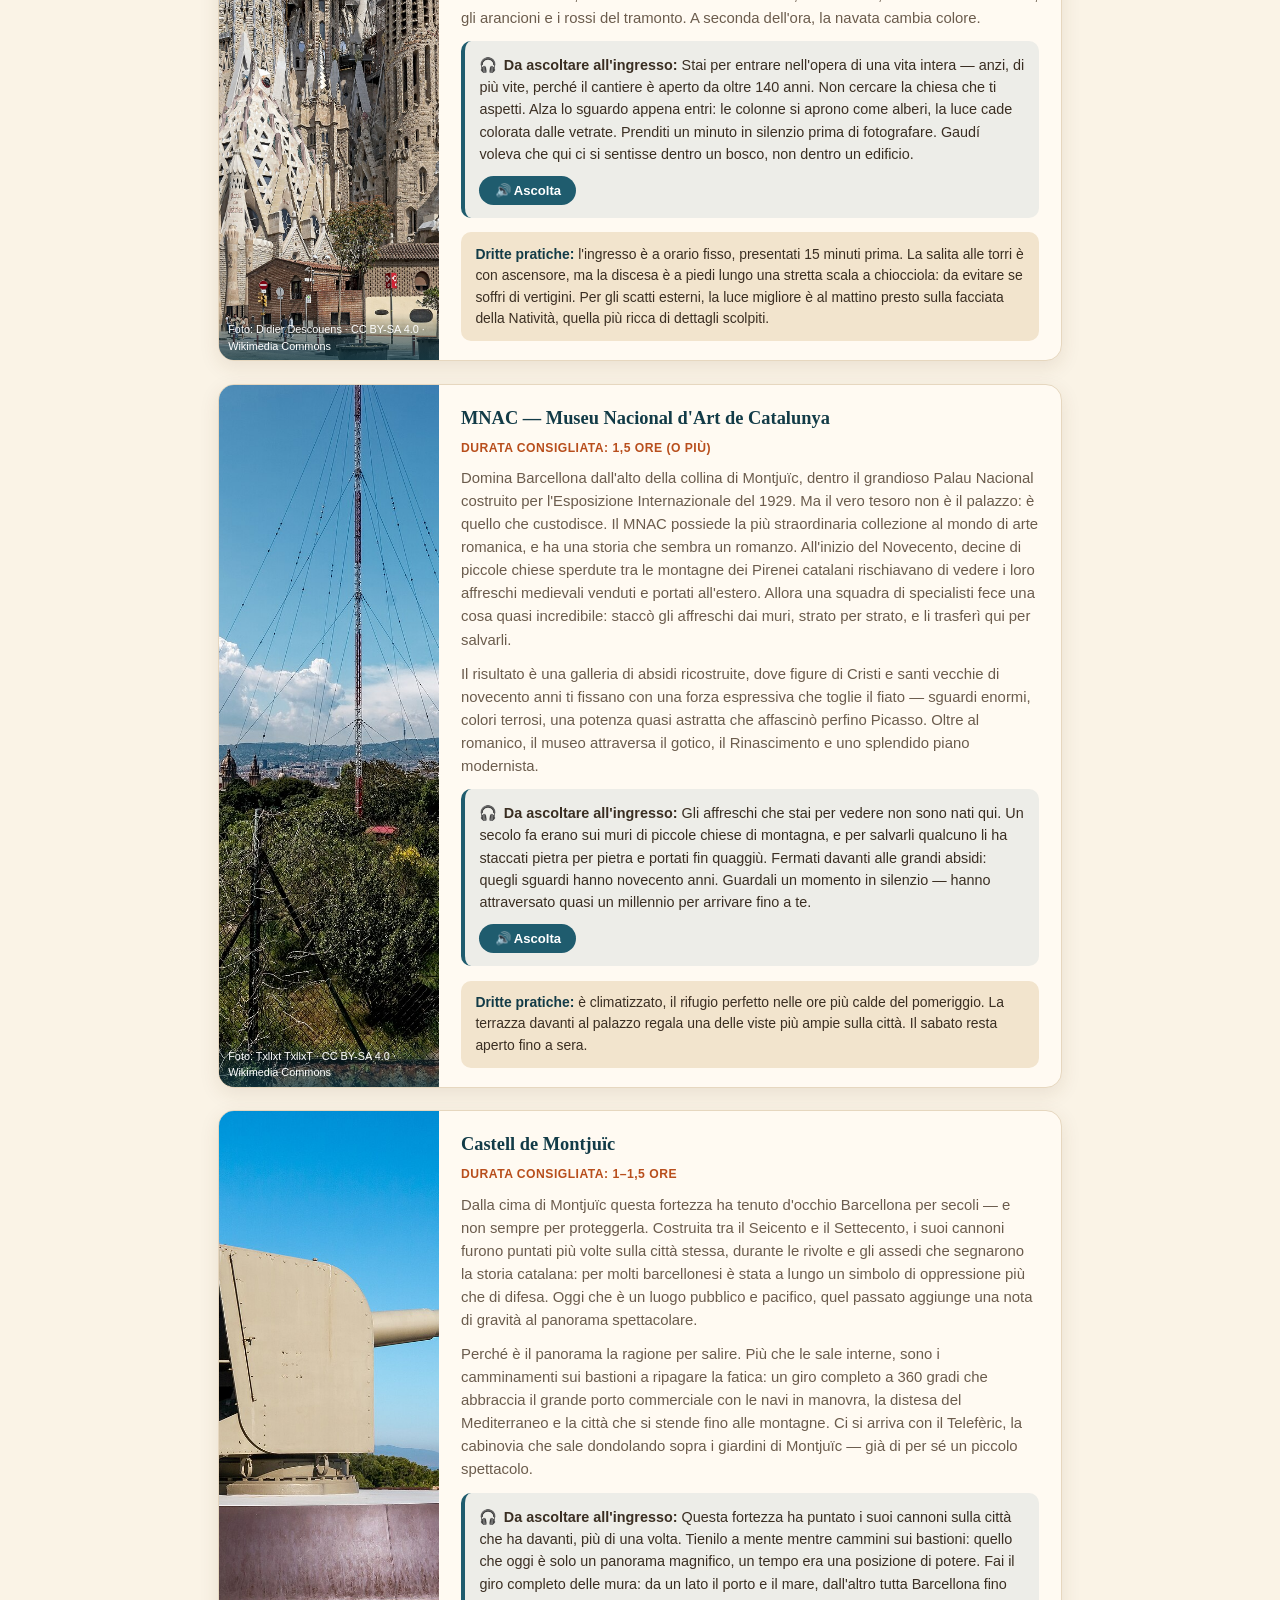
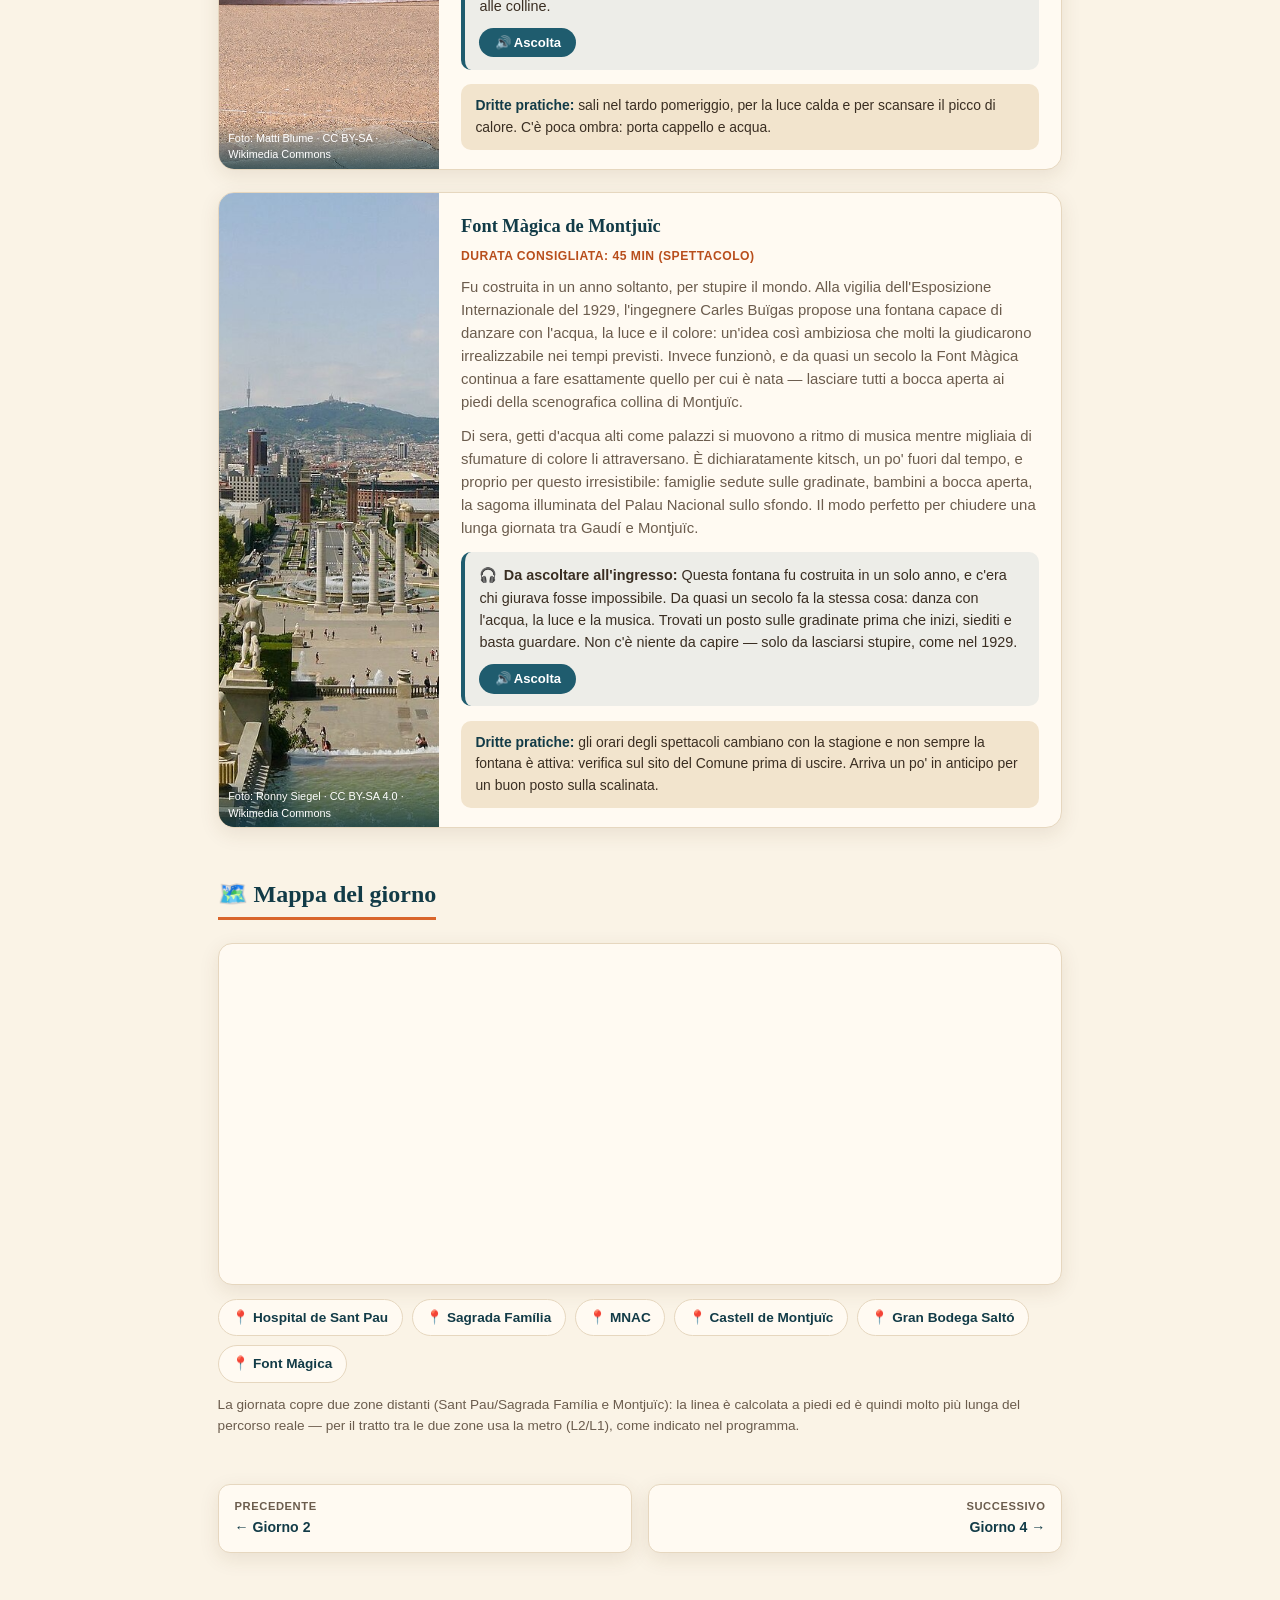
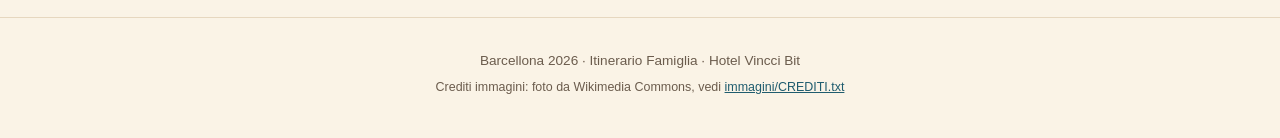
<file: giorno-3.html>
<!DOCTYPE html>
<html lang="it">
<head>
<meta charset="UTF-8">
<meta name="viewport" content="width=device-width, initial-scale=1.0">
<title>Giorno 3 — Gaudí e Montjuïc | Barcellona 2026</title>
<link rel="stylesheet" href="style.css">
</head>
<body>

<nav class="topnav" aria-label="Navigazione principale">
  <div class="topnav-inner">
    <a href="index.html" class="brand">🌊 Barcellona 2026</a>
    <input type="checkbox" id="nav-toggle" class="nav-toggle">
    <label for="nav-toggle" class="nav-burger" aria-label="Apri menu">☰</label>
    <div class="topnav-links">
      <a href="index.html">Home</a>
      <a href="giorno-1.html">Giorno 1</a>
      <a href="giorno-2.html">Giorno 2</a>
      <a href="giorno-3.html" class="active">Giorno 3</a>
      <a href="giorno-4.html">Giorno 4</a>
      <a href="giorno-5.html">Giorno 5</a>
      <a href="giorno-6.html">Giorno 6</a>
      <a href="ristoranti.html">Ristoranti</a>
      <a href="costi.html">Costi</a>
      <a href="prenotazioni.html">Prenotazioni</a>
      <a href="info.html">Info pratiche</a>
    </div>
  </div>
</nav>

<header class="page-header">
  <p class="page-date">Giorno 3 · Sabato 25 Luglio 2026</p>
  <span class="day-tag">3</span>
  <h1>Gaudí, Montjuïc e Font Màgica</h1>
  <p>Sant Pau, Sagrada Família con torri, MNAC, Castello e spettacolo d'acqua e luci.</p>
</header>

<main>

  <section aria-labelledby="programma-title">
    <h2 id="programma-title" class="section-title">Programma orario</h2>

    <p class="day-flag">⏱️ Buffer di 30 minuti previsto per l'accesso alle torri della Sagrada Família. Possibili code al Telefèric in discesa (+15-20 min).</p>

    <ol class="timeline">
      <li class="event">
        <span class="time">08:15–08:50</span>
        <div class="event-body"><h3>Colazione</h3><p>Colazione in hotel.</p></div>
        <label class="event-check-label">
          <input type="checkbox" class="event-check" data-key="g3-e1">
          <span>Visitato</span>
        </label>
      </li>
      <li class="event">
        <span class="time">08:50–09:15</span>
        <div class="event-body"><h3>Spostamento a Sant Pau</h3><p>Metro L4 fino ad Alfons X.</p></div>
        <label class="event-check-label">
          <input type="checkbox" class="event-check" data-key="g3-e2">
          <span>Visitato</span>
        </label>
      </li>
      <li class="event">
        <span class="time">09:15–10:30</span>
        <div class="event-body"><h3>Hospital de Sant Pau</h3><p>Sessione fotografica esterna con luce del mattino.</p></div>
        <label class="event-check-label">
          <input type="checkbox" class="event-check" data-key="g3-e3">
          <span>Visitato</span>
        </label>
      </li>
      <li class="event">
        <span class="time">10:30–10:45</span>
        <div class="event-body"><h3>Avinguda de Gaudí</h3><p>Camminata in discesa verso la Sagrada Família.</p></div>
        <label class="event-check-label">
          <input type="checkbox" class="event-check" data-key="g3-e4">
          <span>Visitato</span>
        </label>
      </li>
      <li class="event">
        <span class="time">10:45–11:30</span>
        <div class="event-body"><h3>Scatti Esterni Sagrada Família</h3><p>Plaça de Gaudí con il laghetto riflettente.</p></div>
        <label class="event-check-label">
          <input type="checkbox" class="event-check" data-key="g3-e5">
          <span>Visitato</span>
        </label>
      </li>
      <li class="event">
        <span class="time">11:45–13:15</span>
        <div class="event-body"><h3>Sagrada Família — Interno</h3><p>Ingresso prenotato. Navate a foresta di pietra e vetrate.</p></div>
        <label class="event-check-label">
          <input type="checkbox" class="event-check" data-key="g3-e6">
          <span>Visitato</span>
        </label>
      </li>
      <li class="event">
        <span class="time">13:15–14:15</span>
        <div class="event-body"><h3>Salita alle Torri</h3><p>Ascensore panoramico. Buffer 30 min per code in alta stagione.</p></div>
        <label class="event-check-label">
          <input type="checkbox" class="event-check" data-key="g3-e7">
          <span>Visitato</span>
        </label>
      </li>
      <li class="event">
        <span class="time">14:15–14:45</span>
        <div class="event-body"><h3>Pranzo Rapido</h3><p>Locali nei pressi della basilica.</p></div>
        <label class="event-check-label">
          <input type="checkbox" class="event-check" data-key="g3-e8">
          <span>Visitato</span>
        </label>
      </li>
      <li class="event">
        <span class="time">14:45–15:15</span>
        <div class="event-body"><h3>Spostamento a Montjuïc</h3><p>Metro L2 da Sagrada Família a Universitat, cambio L1 fino a Plaça d'Espanya.</p></div>
        <label class="event-check-label">
          <input type="checkbox" class="event-check" data-key="g3-e9">
          <span>Visitato</span>
        </label>
      </li>
      <li class="event">
        <span class="time">15:15–16:45</span>
        <div class="event-body"><h3>MNAC — Rifugio Climatizzato</h3><p>Museo Nazionale d'Arte della Catalogna. Aperto fino alle 20:00 il sabato.</p></div>
        <label class="event-check-label">
          <input type="checkbox" class="event-check" data-key="g3-e10">
          <span>Visitato</span>
        </label>
      </li>
      <li class="event">
        <span class="time">16:45–17:05</span>
        <div class="event-body"><h3>Bus per la Cabinovia</h3><p>Linea 150 in Avinguda de l'Estadi fino al Telefèric.</p></div>
        <label class="event-check-label">
          <input type="checkbox" class="event-check" data-key="g3-e11">
          <span>Visitato</span>
        </label>
      </li>
      <li class="event">
        <span class="time">17:05–17:25</span>
        <div class="event-body"><h3>Telefèric de Montjuïc — Salita</h3><p>Cabinovia panoramica verso il Castello.</p></div>
        <label class="event-check-label">
          <input type="checkbox" class="event-check" data-key="g3-e12">
          <span>Visitato</span>
        </label>
      </li>
      <li class="event">
        <span class="time">17:25–18:55</span>
        <div class="event-body"><h3>Castell de Montjuïc</h3><p>Esplorazione e panorama sul porto e sul Mediterraneo.</p></div>
        <label class="event-check-label">
          <input type="checkbox" class="event-check" data-key="g3-e13">
          <span>Visitato</span>
        </label>
      </li>
      <li class="event">
        <span class="time">18:55–19:45</span>
        <div class="event-body"><h3>Discesa da Montjuïc</h3><p>Telefèric e bus 150 fino a Poble Sec.</p></div>
        <label class="event-check-label">
          <input type="checkbox" class="event-check" data-key="g3-e14">
          <span>Visitato</span>
        </label>
      </li>
      <li class="event event--food">
        <span class="time">19:45–21:15</span>
        <div class="event-body">
          <h3>🍷 Gran Bodega Saltó — Aperitivo</h3>
          <p>Carrer de Blesa 36, Poble Sec. Bodega storica con vermut e, alcune sere, musica dal vivo. Sostituisce Quimet &amp; Quimet, chiuso il sabato: stessa zona, stesso spirito, nessun cambio nella logistica verso la Font Màgica. In alternativa, la vicina Carrer de Blai (via dei pintxos) per una scelta informale a vista.</p>
        </div>
        <label class="event-check-label">
          <input type="checkbox" class="event-check" data-key="g3-e15">
          <span>Visitato</span>
        </label>
      </li>
      <li class="event">
        <span class="time">21:15–21:30</span>
        <div class="event-body"><h3>Avvicinamento alla Font Màgica</h3><p>Camminata di 12 minuti verso Plaça d'Espanya.</p></div>
        <label class="event-check-label">
          <input type="checkbox" class="event-check" data-key="g3-e16">
          <span>Visitato</span>
        </label>
      </li>
      <li class="event">
        <span class="time">21:30–22:15</span>
        <div class="event-body"><h3>Font Màgica</h3><p>Spettacolo estivo giovedì/venerdì/sabato. Verificare orario esatto sul sito del Comune.</p></div>
        <label class="event-check-label">
          <input type="checkbox" class="event-check" data-key="g3-e17">
          <span>Visitato</span>
        </label>
      </li>
      <li class="event">
        <span class="time">22:15–22:45</span>
        <div class="event-body"><h3>Rientro in Hotel</h3><p>Metro L1 da Espanya, cambio L4 fino a El Maresme | Fòrum.</p></div>
        <label class="event-check-label">
          <input type="checkbox" class="event-check" data-key="g3-e18">
          <span>Visitato</span>
        </label>
      </li>
    </ol>
  </section>

  <section aria-labelledby="guide-title">
    <h2 id="guide-title" class="section-title">Le tappe da vicino</h2>
    <div class="guide-grid">

      <article class="guide-card">
        <figure>
          <img src="immagini/hospital-sant-pau.jpg" alt="Padiglioni modernisti dell'Hospital de Sant Pau" loading="lazy">
          <p class="photo-credit">Foto: Bernard Gagnon · CC BY-SA 3.0 · Wikimedia Commons</p>
        </figure>
        <div class="guide-body">
          <h3>Hospital de Sant Pau</h3>
          <span class="guide-duration">Durata consigliata: 30 min esterno / 1,5 ore con interni</span>
          <p>È probabilmente il più bell'ospedale mai costruito, e per un secolo ha davvero curato i malati. Progettato da Lluís Domènech i Montaner — il grande rivale-contemporaneo di Gaudí nel Modernismo catalano — parte da un'idea tanto semplice quanto rivoluzionaria: la bellezza guarisce. Invece del solito blocco monolitico, Domènech immaginò una piccola città-giardino della cura, fatta di padiglioni separati immersi nel verde e collegati da gallerie sotterranee, così che i pazienti potessero muoversi tra alberi, luce e mosaici anziché tra corridoi grigi.</p>
          <p>Ogni padiglione è decorato fino all'inverosimile: ceramiche colorate, sculture, vetrate, guglie che sembrano appartenere a un palazzo delle fiabe più che a un ospedale. È patrimonio UNESCO, eppure resta stranamente fuori dai grandi flussi turistici — il che lo rende una delle scoperte più belle e tranquille della città. E si trova esattamente in fondo all'Avinguda de Gaudí, in asse perfetto con la Sagrada Família: i due capolavori si guardano da lontano.</p>
          <div class="guide-listen">
            <p><span class="listen-icon" aria-hidden="true">🎧</span> <strong>Da ascoltare all'ingresso:</strong> <span class="listen-text">Questo era un ospedale, e ha curato la gente per cent'anni. Il suo architetto credeva in un'idea semplice: che la bellezza aiutasse a guarire. Per questo non troverai corridoi grigi, ma padiglioni pieni di colore in mezzo al verde. Guarda in fondo al viale: in asse, lontana, c'è la Sagrada Família. I due capolavori si guardano.</span></p>
            <button type="button" class="listen-btn">🔊 Ascolta</button>
          </div>
          <div class="guide-tips"><strong>Dritte pratiche:</strong> l'itinerario prevede solo scatti esterni con la luce del mattino, ma se avanza tempo gli interni ripagano il biglietto. È in asse con la Sagrada Família lungo l'Avinguda de Gaudí.</div>
        </div>
      </article>

      <article class="guide-card">
        <figure>
          <img src="immagini/sagrada-familia.jpg" alt="Abside esterna della Sagrada Família" loading="lazy">
          <p class="photo-credit">Foto: Didier Descouens · CC BY-SA 4.0 · Wikimedia Commons</p>
        </figure>
        <div class="guide-body">
          <h3>Sagrada Família</h3>
          <span class="guide-duration">Durata consigliata: 2–2,5 ore (interno + torri)</span>
          <p>Quando Antoni Gaudí prese in mano il progetto nel 1883, la prima pietra era già posata da un anno, ma lui ne stravolse completamente l'idea. Ci lavorò per oltre quarant'anni, gli ultimi dei quali vivendo praticamente in cantiere, e alla sua morte nel 1926 — travolto da un tram, in un cantiere che è ancora oggi il suo — l'opera era compiuta forse per un quarto. La Sagrada Família è la cattedrale che nessuno ha mai visto finita, e forse è proprio questo il suo fascino: la stiamo costruendo ancora.</p>
          <p>Dentro, la sorpresa. Ci si aspetta la penombra solenne di una chiesa gotica e invece si entra in una foresta. Le colonne non salgono dritte ma si ramificano verso l'alto come tronchi d'albero, e la volta si apre in una chioma di forme geometriche che filtrano la luce. Gaudí studiava la natura come un ingegnere studia i materiali: le sue strutture imitano rami, ossa, gusci, perché diceva che la natura aveva già risolto tutti i problemi di architettura, bastava osservarla. Le vetrate completano l'incantesimo: verso est, sul lato della Natività, dominano i blu e i verdi dell'alba; verso ovest, sul lato della Passione, gli arancioni e i rossi del tramonto. A seconda dell'ora, la navata cambia colore.</p>
          <div class="guide-listen">
            <p><span class="listen-icon" aria-hidden="true">🎧</span> <strong>Da ascoltare all'ingresso:</strong> <span class="listen-text">Stai per entrare nell'opera di una vita intera — anzi, di più vite, perché il cantiere è aperto da oltre 140 anni. Non cercare la chiesa che ti aspetti. Alza lo sguardo appena entri: le colonne si aprono come alberi, la luce cade colorata dalle vetrate. Prenditi un minuto in silenzio prima di fotografare. Gaudí voleva che qui ci si sentisse dentro un bosco, non dentro un edificio.</span></p>
            <button type="button" class="listen-btn">🔊 Ascolta</button>
          </div>
          <div class="guide-tips"><strong>Dritte pratiche:</strong> l'ingresso è a orario fisso, presentati 15 minuti prima. La salita alle torri è con ascensore, ma la discesa è a piedi lungo una stretta scala a chiocciola: da evitare se soffri di vertigini. Per gli scatti esterni, la luce migliore è al mattino presto sulla facciata della Natività, quella più ricca di dettagli scolpiti.</div>
        </div>
      </article>

      <article class="guide-card">
        <figure>
          <img src="immagini/mnac.jpg" alt="Palau Nacional, sede del MNAC, su Montjuïc" loading="lazy">
          <p class="photo-credit">Foto: Txllxt TxllxT · CC BY-SA 4.0 · Wikimedia Commons</p>
        </figure>
        <div class="guide-body">
          <h3>MNAC — Museu Nacional d'Art de Catalunya</h3>
          <span class="guide-duration">Durata consigliata: 1,5 ore (o più)</span>
          <p>Domina Barcellona dall'alto della collina di Montjuïc, dentro il grandioso Palau Nacional costruito per l'Esposizione Internazionale del 1929. Ma il vero tesoro non è il palazzo: è quello che custodisce. Il MNAC possiede la più straordinaria collezione al mondo di arte romanica, e ha una storia che sembra un romanzo. All'inizio del Novecento, decine di piccole chiese sperdute tra le montagne dei Pirenei catalani rischiavano di vedere i loro affreschi medievali venduti e portati all'estero. Allora una squadra di specialisti fece una cosa quasi incredibile: staccò gli affreschi dai muri, strato per strato, e li trasferì qui per salvarli.</p>
          <p>Il risultato è una galleria di absidi ricostruite, dove figure di Cristi e santi vecchie di novecento anni ti fissano con una forza espressiva che toglie il fiato — sguardi enormi, colori terrosi, una potenza quasi astratta che affascinò perfino Picasso. Oltre al romanico, il museo attraversa il gotico, il Rinascimento e uno splendido piano modernista.</p>
          <div class="guide-listen">
            <p><span class="listen-icon" aria-hidden="true">🎧</span> <strong>Da ascoltare all'ingresso:</strong> <span class="listen-text">Gli affreschi che stai per vedere non sono nati qui. Un secolo fa erano sui muri di piccole chiese di montagna, e per salvarli qualcuno li ha staccati pietra per pietra e portati fin quaggiù. Fermati davanti alle grandi absidi: quegli sguardi hanno novecento anni. Guardali un momento in silenzio — hanno attraversato quasi un millennio per arrivare fino a te.</span></p>
            <button type="button" class="listen-btn">🔊 Ascolta</button>
          </div>
          <div class="guide-tips"><strong>Dritte pratiche:</strong> è climatizzato, il rifugio perfetto nelle ore più calde del pomeriggio. La terrazza davanti al palazzo regala una delle viste più ampie sulla città. Il sabato resta aperto fino a sera.</div>
        </div>
      </article>

      <article class="guide-card">
        <figure>
          <img src="immagini/castell-montjuic.jpg" alt="Bastioni del Castell de Montjuïc" loading="lazy">
          <p class="photo-credit">Foto: Matti Blume · CC BY-SA · Wikimedia Commons</p>
        </figure>
        <div class="guide-body">
          <h3>Castell de Montjuïc</h3>
          <span class="guide-duration">Durata consigliata: 1–1,5 ore</span>
          <p>Dalla cima di Montjuïc questa fortezza ha tenuto d'occhio Barcellona per secoli — e non sempre per proteggerla. Costruita tra il Seicento e il Settecento, i suoi cannoni furono puntati più volte sulla città stessa, durante le rivolte e gli assedi che segnarono la storia catalana: per molti barcellonesi è stata a lungo un simbolo di oppressione più che di difesa. Oggi che è un luogo pubblico e pacifico, quel passato aggiunge una nota di gravità al panorama spettacolare.</p>
          <p>Perché è il panorama la ragione per salire. Più che le sale interne, sono i camminamenti sui bastioni a ripagare la fatica: un giro completo a 360 gradi che abbraccia il grande porto commerciale con le navi in manovra, la distesa del Mediterraneo e la città che si stende fino alle montagne. Ci si arriva con il Telefèric, la cabinovia che sale dondolando sopra i giardini di Montjuïc — già di per sé un piccolo spettacolo.</p>
          <div class="guide-listen">
            <p><span class="listen-icon" aria-hidden="true">🎧</span> <strong>Da ascoltare all'ingresso:</strong> <span class="listen-text">Questa fortezza ha puntato i suoi cannoni sulla città che ha davanti, più di una volta. Tienilo a mente mentre cammini sui bastioni: quello che oggi è solo un panorama magnifico, un tempo era una posizione di potere. Fai il giro completo delle mura: da un lato il porto e il mare, dall'altro tutta Barcellona fino alle colline.</span></p>
            <button type="button" class="listen-btn">🔊 Ascolta</button>
          </div>
          <div class="guide-tips"><strong>Dritte pratiche:</strong> sali nel tardo pomeriggio, per la luce calda e per scansare il picco di calore. C'è poca ombra: porta cappello e acqua.</div>
        </div>
      </article>

      <article class="guide-card">
        <figure>
          <img src="immagini/font-magica.jpg" alt="Font Màgica di Montjuïc illuminata" loading="lazy">
          <p class="photo-credit">Foto: Ronny Siegel · CC BY-SA 4.0 · Wikimedia Commons</p>
        </figure>
        <div class="guide-body">
          <h3>Font Màgica de Montjuïc</h3>
          <span class="guide-duration">Durata consigliata: 45 min (spettacolo)</span>
          <p>Fu costruita in un anno soltanto, per stupire il mondo. Alla vigilia dell'Esposizione Internazionale del 1929, l'ingegnere Carles Buïgas propose una fontana capace di danzare con l'acqua, la luce e il colore: un'idea così ambiziosa che molti la giudicarono irrealizzabile nei tempi previsti. Invece funzionò, e da quasi un secolo la Font Màgica continua a fare esattamente quello per cui è nata — lasciare tutti a bocca aperta ai piedi della scenografica collina di Montjuïc.</p>
          <p>Di sera, getti d'acqua alti come palazzi si muovono a ritmo di musica mentre migliaia di sfumature di colore li attraversano. È dichiaratamente kitsch, un po' fuori dal tempo, e proprio per questo irresistibile: famiglie sedute sulle gradinate, bambini a bocca aperta, la sagoma illuminata del Palau Nacional sullo sfondo. Il modo perfetto per chiudere una lunga giornata tra Gaudí e Montjuïc.</p>
          <div class="guide-listen">
            <p><span class="listen-icon" aria-hidden="true">🎧</span> <strong>Da ascoltare all'ingresso:</strong> <span class="listen-text">Questa fontana fu costruita in un solo anno, e c'era chi giurava fosse impossibile. Da quasi un secolo fa la stessa cosa: danza con l'acqua, la luce e la musica. Trovati un posto sulle gradinate prima che inizi, siediti e basta guardare. Non c'è niente da capire — solo da lasciarsi stupire, come nel 1929.</span></p>
            <button type="button" class="listen-btn">🔊 Ascolta</button>
          </div>
          <div class="guide-tips"><strong>Dritte pratiche:</strong> gli orari degli spettacoli cambiano con la stagione e non sempre la fontana è attiva: verifica sul sito del Comune prima di uscire. Arriva un po' in anticipo per un buon posto sulla scalinata.</div>
        </div>
      </article>

    </div>
  </section>

  <section aria-labelledby="mappa-title">
    <h2 id="mappa-title" class="section-title">🗺️ Mappa del giorno</h2>
    <div class="map-embed">
      <iframe src="https://www.google.com/maps?saddr=Hospital%20de%20Sant%20Pau%2C%20Barcelona&daddr=Sagrada%20Familia%2C%20Barcelona+to:MNAC%20Barcelona+to:Castell%20de%20Montju%C3%AFc+to:Gran%20Bodega%20Salt%C3%B3%2C%20Barcelona+to:Font%20M%C3%A0gica%20de%20Montju%C3%AFc&output=embed&dirflg=w" title="Percorso a piedi del Giorno 3" loading="lazy" referrerpolicy="no-referrer-when-downgrade"></iframe>
    </div>
    <div class="map-pins">
      <a href="https://www.google.com/maps/search/?api=1&query=Hospital+de+Sant+Pau+Barcelona" target="_blank" rel="noopener">📍 Hospital de Sant Pau</a>
      <a href="https://www.google.com/maps/search/?api=1&query=Sagrada+Familia+Barcelona" target="_blank" rel="noopener">📍 Sagrada Família</a>
      <a href="https://www.google.com/maps/search/?api=1&query=MNAC+Barcelona" target="_blank" rel="noopener">📍 MNAC</a>
      <a href="https://www.google.com/maps/search/?api=1&query=Castell+de+Montju%C3%AFc" target="_blank" rel="noopener">📍 Castell de Montjuïc</a>
      <a href="https://www.google.com/maps/search/?api=1&query=Gran+Bodega+Salt%C3%B3+Barcelona" target="_blank" rel="noopener">📍 Gran Bodega Saltó</a>
      <a href="https://www.google.com/maps/search/?api=1&query=Font+M%C3%A0gica+de+Montju%C3%AFc" target="_blank" rel="noopener">📍 Font Màgica</a>
    </div>
    <p class="map-hint">La giornata copre due zone distanti (Sant Pau/Sagrada Família e Montjuïc): la linea è calcolata a piedi ed è quindi molto più lunga del percorso reale — per il tratto tra le due zone usa la metro (L2/L1), come indicato nel programma.</p>
  </section>

  <div class="day-pager">
    <a class="prev" href="giorno-2.html"><span>Precedente</span>← Giorno 2</a>
    <a class="next" href="giorno-4.html"><span>Successivo</span>Giorno 4 →</a>
  </div>

</main>

<footer>
  Barcellona 2026 · Itinerario Famiglia · Hotel Vincci Bit
  <div class="credits-line">Crediti immagini: foto da Wikimedia Commons, vedi <a href="immagini/CREDITI.txt">immagini/CREDITI.txt</a></div>
</footer>

<script src="script.js"></script>
</body>
</html>
</file>
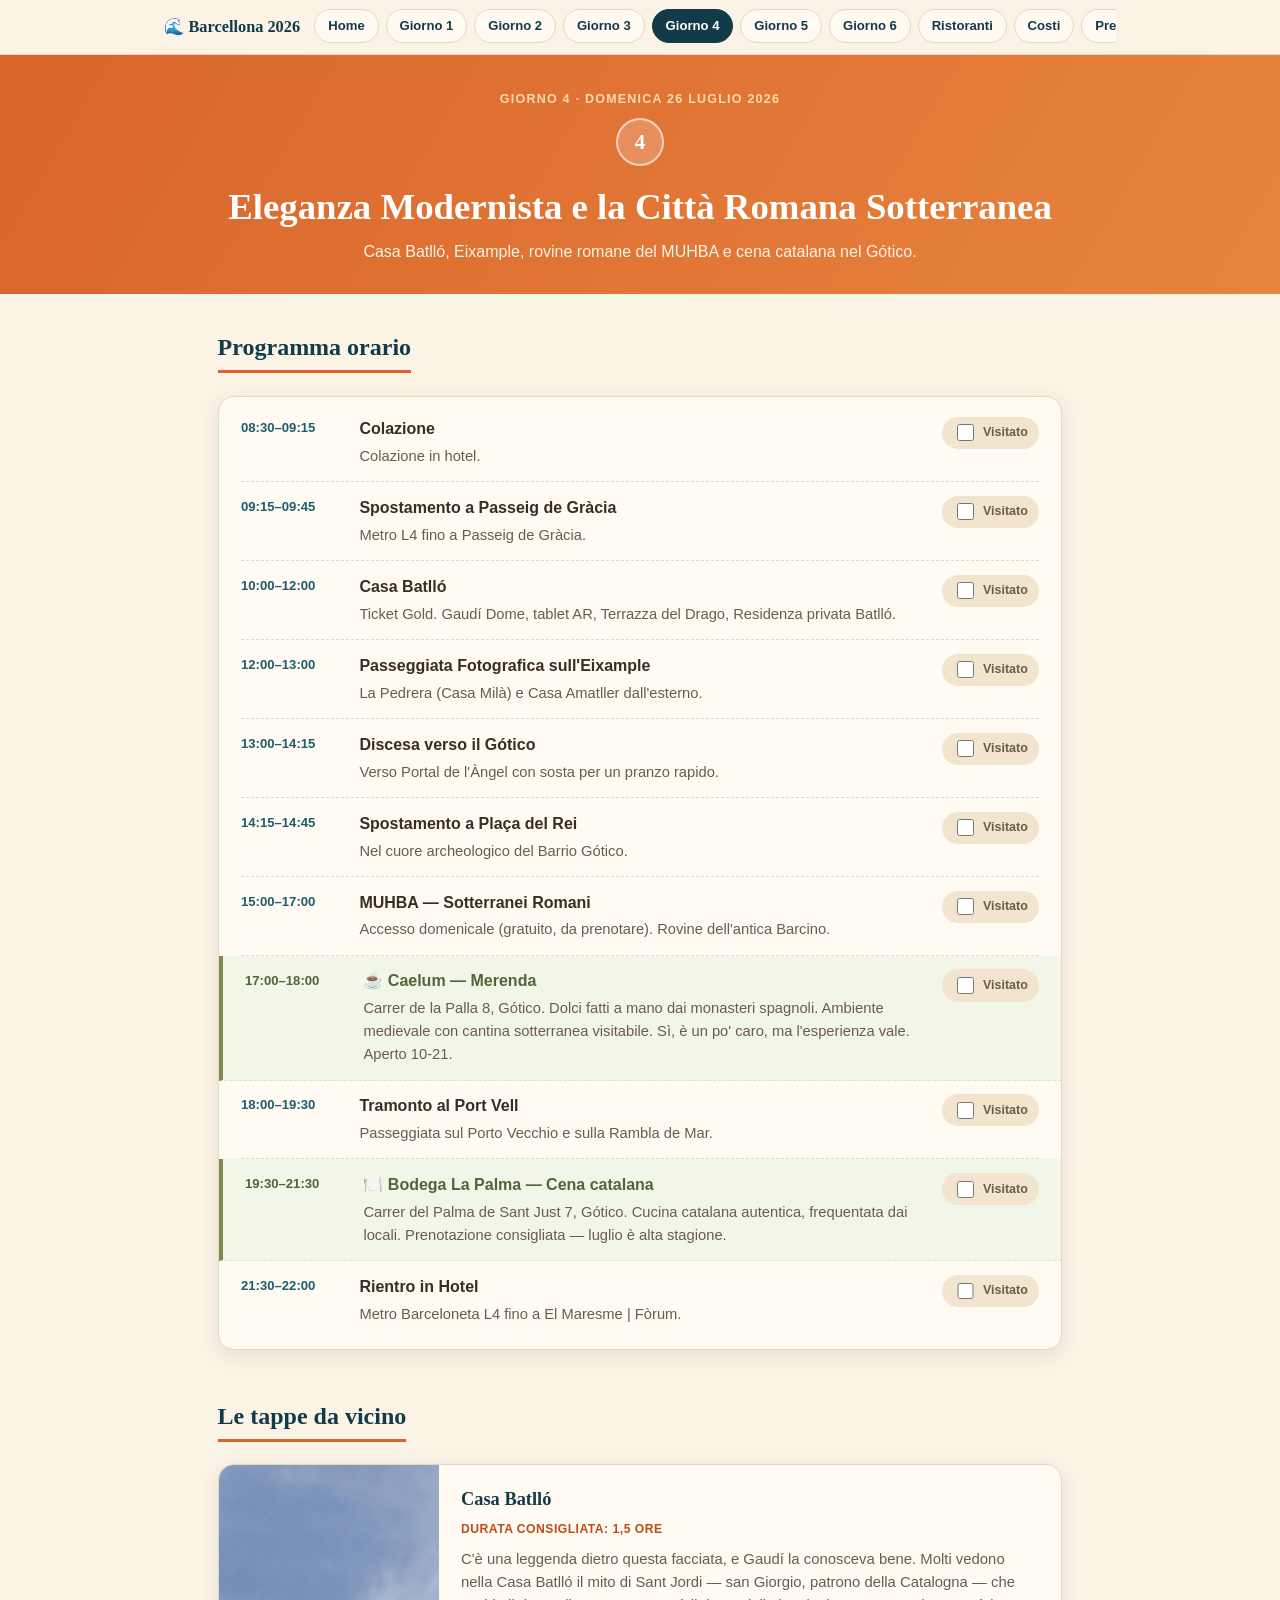
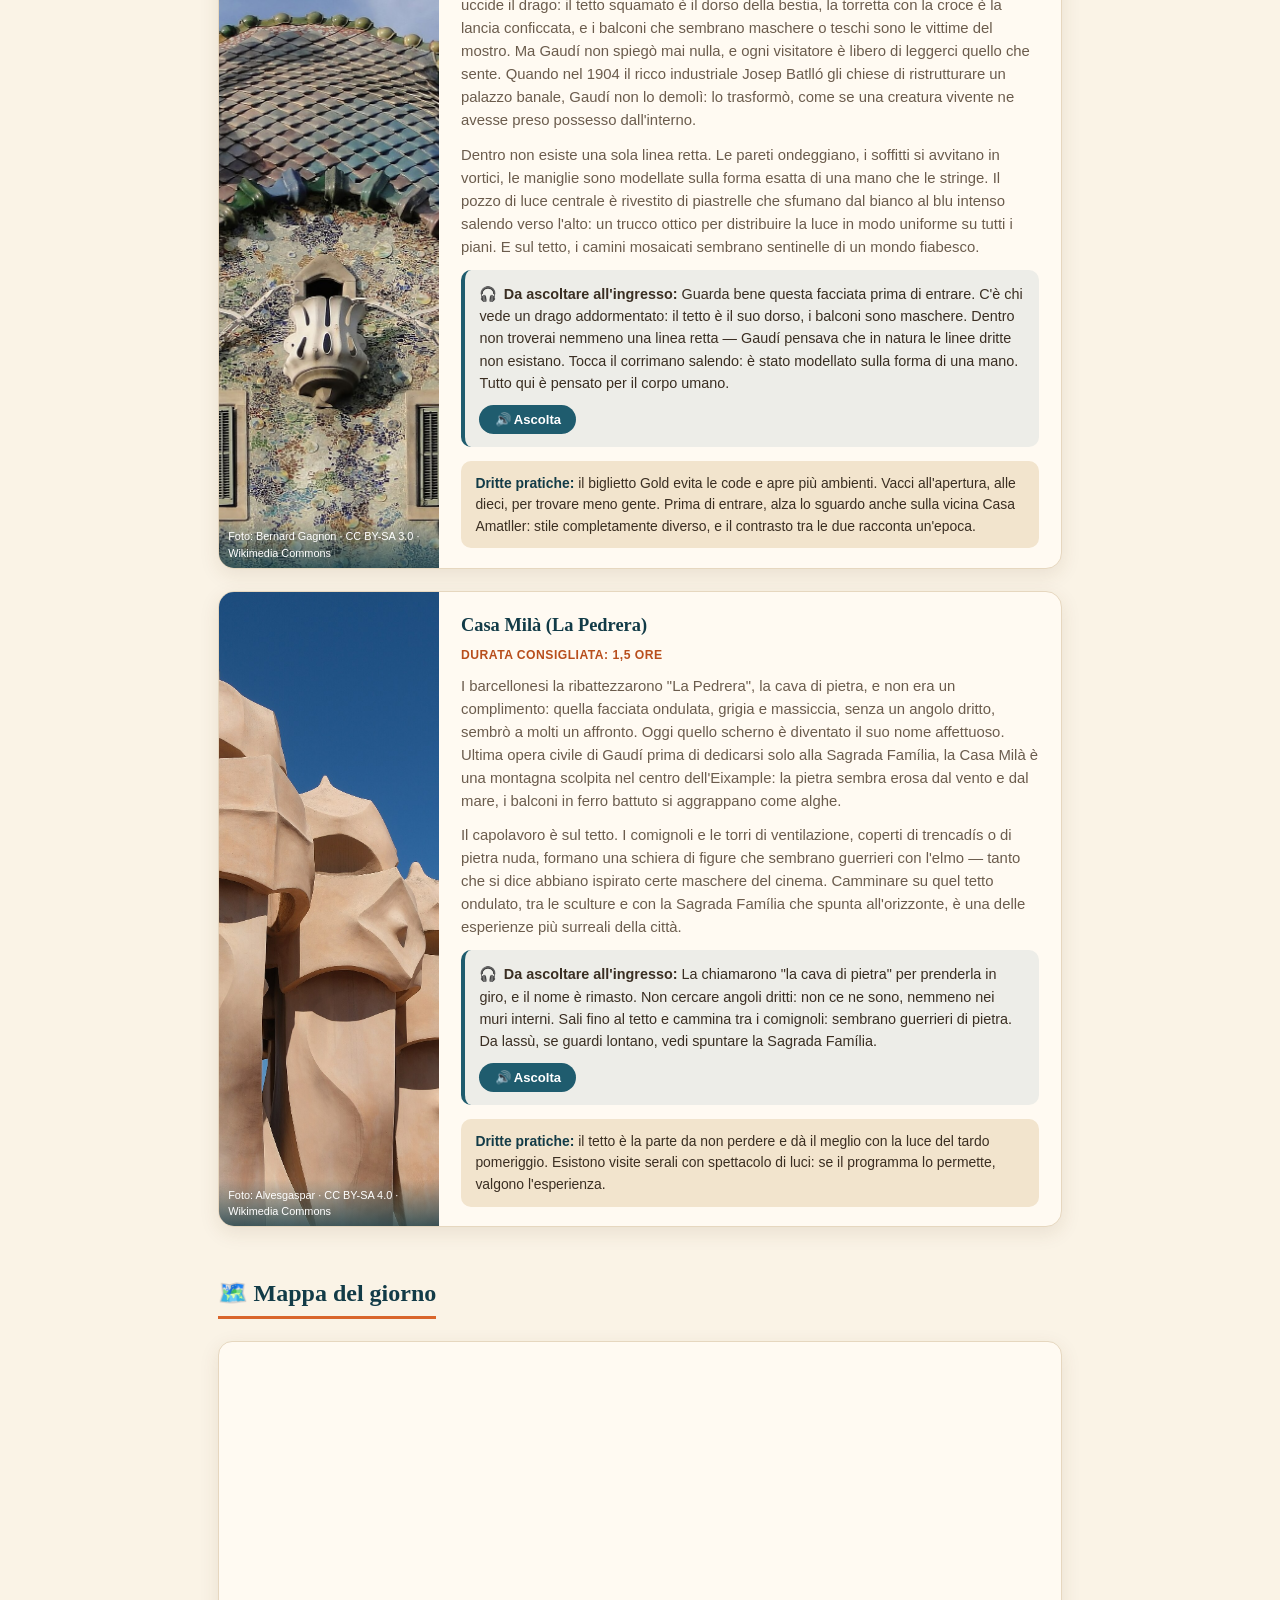
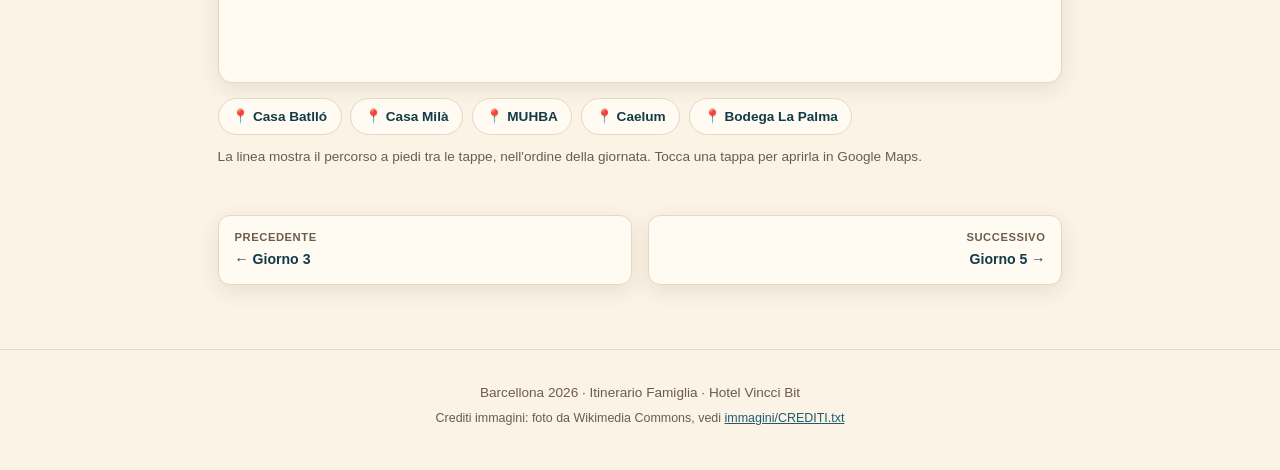
<file: giorno-4.html>
<!DOCTYPE html>
<html lang="it">
<head>
<meta charset="UTF-8">
<meta name="viewport" content="width=device-width, initial-scale=1.0">
<title>Giorno 4 — Modernismo e Roma Sotterranea | Barcellona 2026</title>
<link rel="stylesheet" href="style.css">
</head>
<body>

<nav class="topnav" aria-label="Navigazione principale">
  <div class="topnav-inner">
    <a href="index.html" class="brand">🌊 Barcellona 2026</a>
    <input type="checkbox" id="nav-toggle" class="nav-toggle">
    <label for="nav-toggle" class="nav-burger" aria-label="Apri menu">☰</label>
    <div class="topnav-links">
      <a href="index.html">Home</a>
      <a href="giorno-1.html">Giorno 1</a>
      <a href="giorno-2.html">Giorno 2</a>
      <a href="giorno-3.html">Giorno 3</a>
      <a href="giorno-4.html" class="active">Giorno 4</a>
      <a href="giorno-5.html">Giorno 5</a>
      <a href="giorno-6.html">Giorno 6</a>
      <a href="ristoranti.html">Ristoranti</a>
      <a href="costi.html">Costi</a>
      <a href="prenotazioni.html">Prenotazioni</a>
      <a href="info.html">Info pratiche</a>
    </div>
  </div>
</nav>

<header class="page-header">
  <p class="page-date">Giorno 4 · Domenica 26 Luglio 2026</p>
  <span class="day-tag">4</span>
  <h1>Eleganza Modernista e la Città Romana Sotterranea</h1>
  <p>Casa Batlló, Eixample, rovine romane del MUHBA e cena catalana nel Gótico.</p>
</header>

<main>

  <section aria-labelledby="programma-title">
    <h2 id="programma-title" class="section-title">Programma orario</h2>

    <ol class="timeline">
      <li class="event">
        <span class="time">08:30–09:15</span>
        <div class="event-body"><h3>Colazione</h3><p>Colazione in hotel.</p></div>
        <label class="event-check-label">
          <input type="checkbox" class="event-check" data-key="g4-e1">
          <span>Visitato</span>
        </label>
      </li>
      <li class="event">
        <span class="time">09:15–09:45</span>
        <div class="event-body"><h3>Spostamento a Passeig de Gràcia</h3><p>Metro L4 fino a Passeig de Gràcia.</p></div>
        <label class="event-check-label">
          <input type="checkbox" class="event-check" data-key="g4-e2">
          <span>Visitato</span>
        </label>
      </li>
      <li class="event">
        <span class="time">10:00–12:00</span>
        <div class="event-body"><h3>Casa Batlló</h3><p>Ticket Gold. Gaudí Dome, tablet AR, Terrazza del Drago, Residenza privata Batlló.</p></div>
        <label class="event-check-label">
          <input type="checkbox" class="event-check" data-key="g4-e3">
          <span>Visitato</span>
        </label>
      </li>
      <li class="event">
        <span class="time">12:00–13:00</span>
        <div class="event-body">
          <h3>Passeggiata Fotografica sull'Eixample</h3>
          <p>La Pedrera (Casa Milà) e Casa Amatller dall'esterno.</p>
        </div>
        <label class="event-check-label">
          <input type="checkbox" class="event-check" data-key="g4-e4">
          <span>Visitato</span>
        </label>
      </li>
      <li class="event">
        <span class="time">13:00–14:15</span>
        <div class="event-body"><h3>Discesa verso il Gótico</h3><p>Verso Portal de l'Àngel con sosta per un pranzo rapido.</p></div>
        <label class="event-check-label">
          <input type="checkbox" class="event-check" data-key="g4-e5">
          <span>Visitato</span>
        </label>
      </li>
      <li class="event">
        <span class="time">14:15–14:45</span>
        <div class="event-body"><h3>Spostamento a Plaça del Rei</h3><p>Nel cuore archeologico del Barrio Gótico.</p></div>
        <label class="event-check-label">
          <input type="checkbox" class="event-check" data-key="g4-e6">
          <span>Visitato</span>
        </label>
      </li>
      <li class="event">
        <span class="time">15:00–17:00</span>
        <div class="event-body"><h3>MUHBA — Sotterranei Romani</h3><p>Accesso domenicale (gratuito, da prenotare). Rovine dell'antica Barcino.</p></div>
        <label class="event-check-label">
          <input type="checkbox" class="event-check" data-key="g4-e7">
          <span>Visitato</span>
        </label>
      </li>
      <li class="event event--food">
        <span class="time">17:00–18:00</span>
        <div class="event-body">
          <h3>☕ Caelum — Merenda</h3>
          <p>Carrer de la Palla 8, Gótico. Dolci fatti a mano dai monasteri spagnoli. Ambiente medievale con cantina sotterranea visitabile. Sì, è un po' caro, ma l'esperienza vale. Aperto 10-21.</p>
        </div>
        <label class="event-check-label">
          <input type="checkbox" class="event-check" data-key="g4-e8">
          <span>Visitato</span>
        </label>
      </li>
      <li class="event">
        <span class="time">18:00–19:30</span>
        <div class="event-body"><h3>Tramonto al Port Vell</h3><p>Passeggiata sul Porto Vecchio e sulla Rambla de Mar.</p></div>
        <label class="event-check-label">
          <input type="checkbox" class="event-check" data-key="g4-e9">
          <span>Visitato</span>
        </label>
      </li>
      <li class="event event--food">
        <span class="time">19:30–21:30</span>
        <div class="event-body">
          <h3>🍽️ Bodega La Palma — Cena catalana</h3>
          <p>Carrer del Palma de Sant Just 7, Gótico. Cucina catalana autentica, frequentata dai locali. Prenotazione consigliata — luglio è alta stagione.</p>
        </div>
        <label class="event-check-label">
          <input type="checkbox" class="event-check" data-key="g4-e10">
          <span>Visitato</span>
        </label>
      </li>
      <li class="event">
        <span class="time">21:30–22:00</span>
        <div class="event-body"><h3>Rientro in Hotel</h3><p>Metro Barceloneta L4 fino a El Maresme | Fòrum.</p></div>
        <label class="event-check-label">
          <input type="checkbox" class="event-check" data-key="g4-e11">
          <span>Visitato</span>
        </label>
      </li>
    </ol>
  </section>

  <section aria-labelledby="guide-title">
    <h2 id="guide-title" class="section-title">Le tappe da vicino</h2>
    <div class="guide-grid">

      <article class="guide-card">
        <figure>
          <img src="immagini/casa-batllo.jpg" alt="Facciata a scaglie di Casa Batlló" loading="lazy">
          <p class="photo-credit">Foto: Bernard Gagnon · CC BY-SA 3.0 · Wikimedia Commons</p>
        </figure>
        <div class="guide-body">
          <h3>Casa Batlló</h3>
          <span class="guide-duration">Durata consigliata: 1,5 ore</span>
          <p>C'è una leggenda dietro questa facciata, e Gaudí la conosceva bene. Molti vedono nella Casa Batlló il mito di Sant Jordi — san Giorgio, patrono della Catalogna — che uccide il drago: il tetto squamato è il dorso della bestia, la torretta con la croce è la lancia conficcata, e i balconi che sembrano maschere o teschi sono le vittime del mostro. Ma Gaudí non spiegò mai nulla, e ogni visitatore è libero di leggerci quello che sente. Quando nel 1904 il ricco industriale Josep Batlló gli chiese di ristrutturare un palazzo banale, Gaudí non lo demolì: lo trasformò, come se una creatura vivente ne avesse preso possesso dall'interno.</p>
          <p>Dentro non esiste una sola linea retta. Le pareti ondeggiano, i soffitti si avvitano in vortici, le maniglie sono modellate sulla forma esatta di una mano che le stringe. Il pozzo di luce centrale è rivestito di piastrelle che sfumano dal bianco al blu intenso salendo verso l'alto: un trucco ottico per distribuire la luce in modo uniforme su tutti i piani. E sul tetto, i camini mosaicati sembrano sentinelle di un mondo fiabesco.</p>
          <div class="guide-listen">
            <p><span class="listen-icon" aria-hidden="true">🎧</span> <strong>Da ascoltare all'ingresso:</strong> <span class="listen-text">Guarda bene questa facciata prima di entrare. C'è chi vede un drago addormentato: il tetto è il suo dorso, i balconi sono maschere. Dentro non troverai nemmeno una linea retta — Gaudí pensava che in natura le linee dritte non esistano. Tocca il corrimano salendo: è stato modellato sulla forma di una mano. Tutto qui è pensato per il corpo umano.</span></p>
            <button type="button" class="listen-btn">🔊 Ascolta</button>
          </div>
          <div class="guide-tips"><strong>Dritte pratiche:</strong> il biglietto Gold evita le code e apre più ambienti. Vacci all'apertura, alle dieci, per trovare meno gente. Prima di entrare, alza lo sguardo anche sulla vicina Casa Amatller: stile completamente diverso, e il contrasto tra le due racconta un'epoca.</div>
        </div>
      </article>

      <article class="guide-card">
        <figure>
          <img src="immagini/casa-mila.jpg" alt="Facciata ondulata di Casa Milà (La Pedrera)" loading="lazy">
          <p class="photo-credit">Foto: Alvesgaspar · CC BY-SA 4.0 · Wikimedia Commons</p>
        </figure>
        <div class="guide-body">
          <h3>Casa Milà (La Pedrera)</h3>
          <span class="guide-duration">Durata consigliata: 1,5 ore</span>
          <p>I barcellonesi la ribattezzarono "La Pedrera", la cava di pietra, e non era un complimento: quella facciata ondulata, grigia e massiccia, senza un angolo dritto, sembrò a molti un affronto. Oggi quello scherno è diventato il suo nome affettuoso. Ultima opera civile di Gaudí prima di dedicarsi solo alla Sagrada Família, la Casa Milà è una montagna scolpita nel centro dell'Eixample: la pietra sembra erosa dal vento e dal mare, i balconi in ferro battuto si aggrappano come alghe.</p>
          <p>Il capolavoro è sul tetto. I comignoli e le torri di ventilazione, coperti di trencadís o di pietra nuda, formano una schiera di figure che sembrano guerrieri con l'elmo — tanto che si dice abbiano ispirato certe maschere del cinema. Camminare su quel tetto ondulato, tra le sculture e con la Sagrada Família che spunta all'orizzonte, è una delle esperienze più surreali della città.</p>
          <div class="guide-listen">
            <p><span class="listen-icon" aria-hidden="true">🎧</span> <strong>Da ascoltare all'ingresso:</strong> <span class="listen-text">La chiamarono "la cava di pietra" per prenderla in giro, e il nome è rimasto. Non cercare angoli dritti: non ce ne sono, nemmeno nei muri interni. Sali fino al tetto e cammina tra i comignoli: sembrano guerrieri di pietra. Da lassù, se guardi lontano, vedi spuntare la Sagrada Família.</span></p>
            <button type="button" class="listen-btn">🔊 Ascolta</button>
          </div>
          <div class="guide-tips"><strong>Dritte pratiche:</strong> il tetto è la parte da non perdere e dà il meglio con la luce del tardo pomeriggio. Esistono visite serali con spettacolo di luci: se il programma lo permette, valgono l'esperienza.</div>
        </div>
      </article>

    </div>
  </section>

  <section aria-labelledby="mappa-title">
    <h2 id="mappa-title" class="section-title">🗺️ Mappa del giorno</h2>
    <div class="map-embed">
      <iframe src="https://www.google.com/maps?saddr=Casa%20Batll%C3%B3%2C%20Barcelona&daddr=Casa%20Mil%C3%A0%20La%20Pedrera%2C%20Barcelona+to:MUHBA%20Pla%C3%A7a%20del%20Rei%2C%20Barcelona+to:Caelum%2C%20Barcelona+to:Bodega%20La%20Palma%2C%20Barcelona&output=embed&dirflg=w" title="Percorso a piedi del Giorno 4" loading="lazy" referrerpolicy="no-referrer-when-downgrade"></iframe>
    </div>
    <div class="map-pins">
      <a href="https://www.google.com/maps/search/?api=1&query=Casa+Batll%C3%B3+Barcelona" target="_blank" rel="noopener">📍 Casa Batlló</a>
      <a href="https://www.google.com/maps/search/?api=1&query=Casa+Mil%C3%A0+La+Pedrera+Barcelona" target="_blank" rel="noopener">📍 Casa Milà</a>
      <a href="https://www.google.com/maps/search/?api=1&query=MUHBA+Pla%C3%A7a+del+Rei+Barcelona" target="_blank" rel="noopener">📍 MUHBA</a>
      <a href="https://www.google.com/maps/search/?api=1&query=Caelum+Barcelona" target="_blank" rel="noopener">📍 Caelum</a>
      <a href="https://www.google.com/maps/search/?api=1&query=Bodega+La+Palma+Barcelona" target="_blank" rel="noopener">📍 Bodega La Palma</a>
    </div>
    <p class="map-hint">La linea mostra il percorso a piedi tra le tappe, nell'ordine della giornata. Tocca una tappa per aprirla in Google Maps.</p>
  </section>

  <div class="day-pager">
    <a class="prev" href="giorno-3.html"><span>Precedente</span>← Giorno 3</a>
    <a class="next" href="giorno-5.html"><span>Successivo</span>Giorno 5 →</a>
  </div>

</main>

<footer>
  Barcellona 2026 · Itinerario Famiglia · Hotel Vincci Bit
  <div class="credits-line">Crediti immagini: foto da Wikimedia Commons, vedi <a href="immagini/CREDITI.txt">immagini/CREDITI.txt</a></div>
</footer>

<script src="script.js"></script>
</body>
</html>
</file>
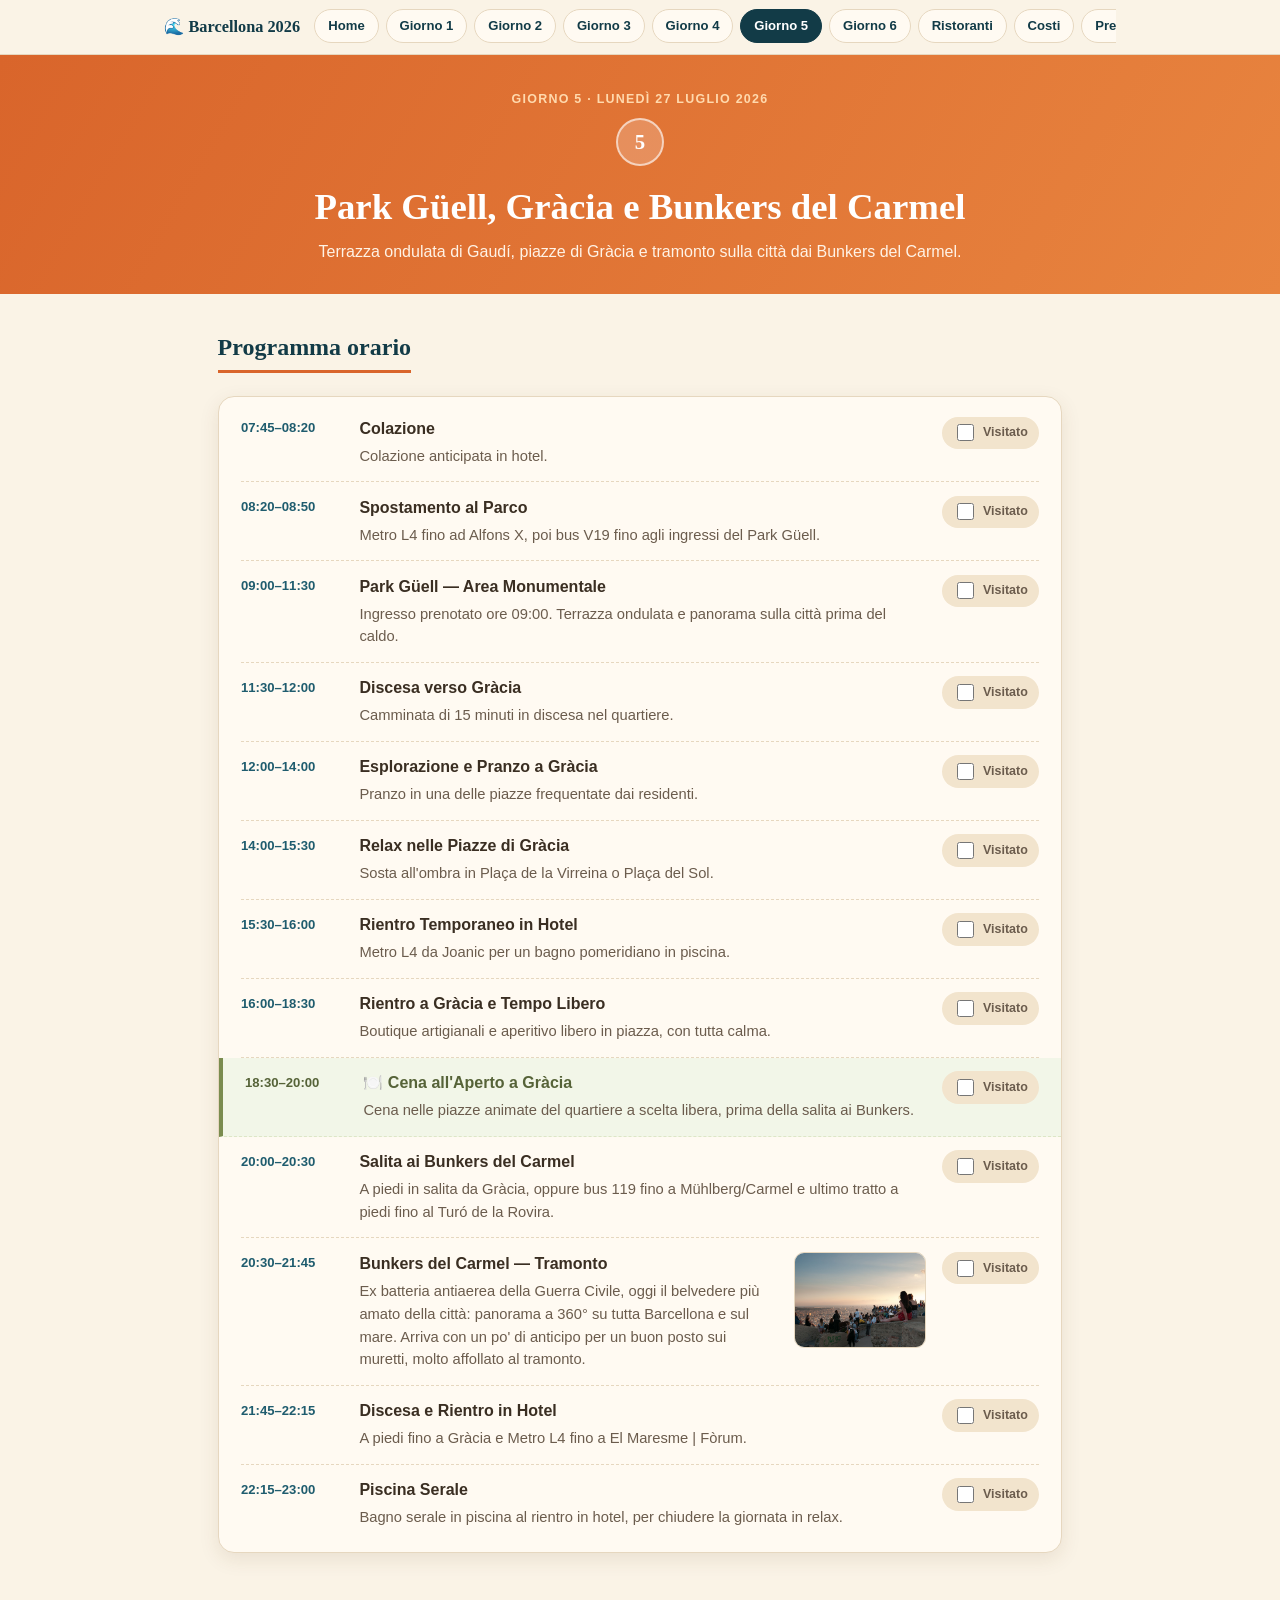
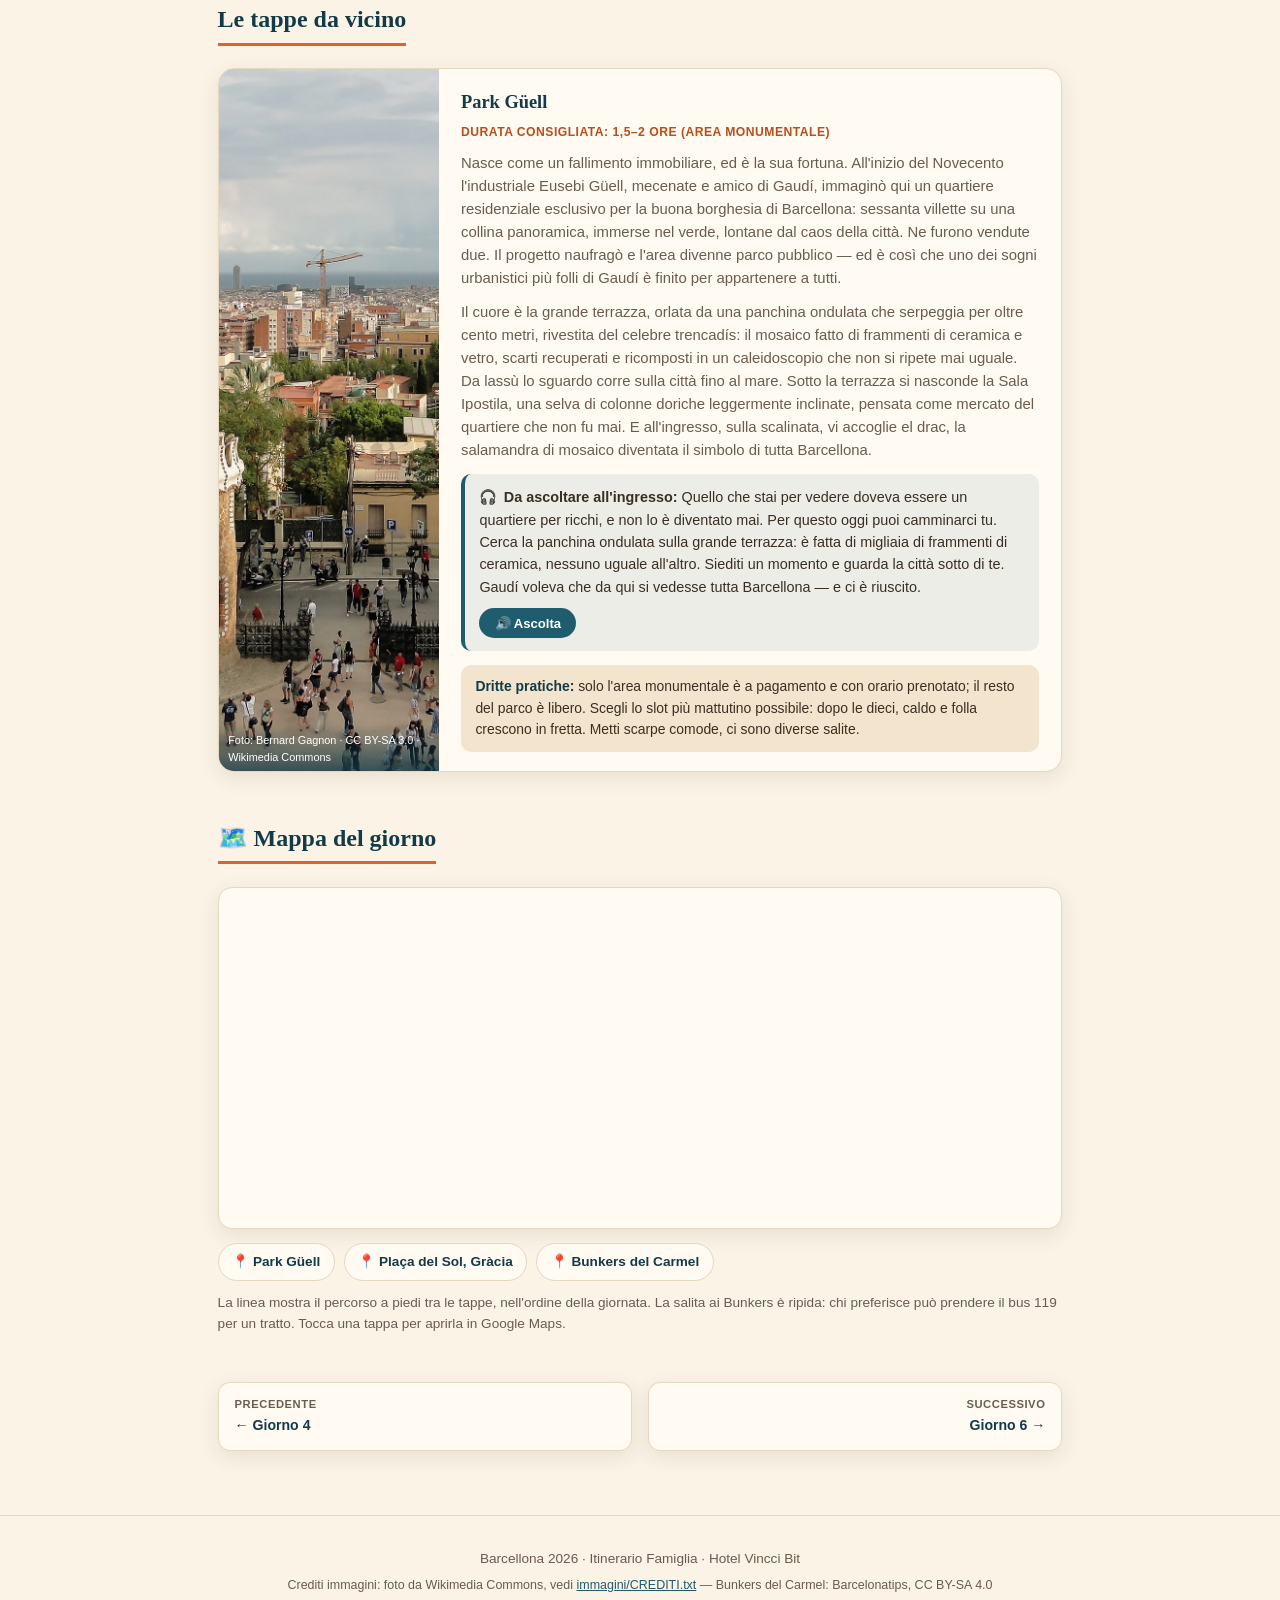
<file: giorno-5.html>
<!DOCTYPE html>
<html lang="it">
<head>
<meta charset="UTF-8">
<meta name="viewport" content="width=device-width, initial-scale=1.0">
<title>Giorno 5 — Park Güell, Gràcia e Bunkers del Carmel | Barcellona 2026</title>
<link rel="stylesheet" href="style.css">
</head>
<body>

<nav class="topnav" aria-label="Navigazione principale">
  <div class="topnav-inner">
    <a href="index.html" class="brand">🌊 Barcellona 2026</a>
    <input type="checkbox" id="nav-toggle" class="nav-toggle">
    <label for="nav-toggle" class="nav-burger" aria-label="Apri menu">☰</label>
    <div class="topnav-links">
      <a href="index.html">Home</a>
      <a href="giorno-1.html">Giorno 1</a>
      <a href="giorno-2.html">Giorno 2</a>
      <a href="giorno-3.html">Giorno 3</a>
      <a href="giorno-4.html">Giorno 4</a>
      <a href="giorno-5.html" class="active">Giorno 5</a>
      <a href="giorno-6.html">Giorno 6</a>
      <a href="ristoranti.html">Ristoranti</a>
      <a href="costi.html">Costi</a>
      <a href="prenotazioni.html">Prenotazioni</a>
      <a href="info.html">Info pratiche</a>
    </div>
  </div>
</nav>

<header class="page-header">
  <p class="page-date">Giorno 5 · Lunedì 27 Luglio 2026</p>
  <span class="day-tag">5</span>
  <h1>Park Güell, Gràcia e Bunkers del Carmel</h1>
  <p>Terrazza ondulata di Gaudí, piazze di Gràcia e tramonto sulla città dai Bunkers del Carmel.</p>
</header>

<main>

  <section aria-labelledby="programma-title">
    <h2 id="programma-title" class="section-title">Programma orario</h2>

    <ol class="timeline">
      <li class="event">
        <span class="time">07:45–08:20</span>
        <div class="event-body"><h3>Colazione</h3><p>Colazione anticipata in hotel.</p></div>
        <label class="event-check-label">
          <input type="checkbox" class="event-check" data-key="g5-e1">
          <span>Visitato</span>
        </label>
      </li>
      <li class="event">
        <span class="time">08:20–08:50</span>
        <div class="event-body"><h3>Spostamento al Parco</h3><p>Metro L4 fino ad Alfons X, poi bus V19 fino agli ingressi del Park Güell.</p></div>
        <label class="event-check-label">
          <input type="checkbox" class="event-check" data-key="g5-e2">
          <span>Visitato</span>
        </label>
      </li>
      <li class="event">
        <span class="time">09:00–11:30</span>
        <div class="event-body"><h3>Park Güell — Area Monumentale</h3><p>Ingresso prenotato ore 09:00. Terrazza ondulata e panorama sulla città prima del caldo.</p></div>
        <label class="event-check-label">
          <input type="checkbox" class="event-check" data-key="g5-e3">
          <span>Visitato</span>
        </label>
      </li>
      <li class="event">
        <span class="time">11:30–12:00</span>
        <div class="event-body"><h3>Discesa verso Gràcia</h3><p>Camminata di 15 minuti in discesa nel quartiere.</p></div>
        <label class="event-check-label">
          <input type="checkbox" class="event-check" data-key="g5-e4">
          <span>Visitato</span>
        </label>
      </li>
      <li class="event">
        <span class="time">12:00–14:00</span>
        <div class="event-body"><h3>Esplorazione e Pranzo a Gràcia</h3><p>Pranzo in una delle piazze frequentate dai residenti.</p></div>
        <label class="event-check-label">
          <input type="checkbox" class="event-check" data-key="g5-e5">
          <span>Visitato</span>
        </label>
      </li>
      <li class="event">
        <span class="time">14:00–15:30</span>
        <div class="event-body"><h3>Relax nelle Piazze di Gràcia</h3><p>Sosta all'ombra in Plaça de la Virreina o Plaça del Sol.</p></div>
        <label class="event-check-label">
          <input type="checkbox" class="event-check" data-key="g5-e6">
          <span>Visitato</span>
        </label>
      </li>
      <li class="event">
        <span class="time">15:30–16:00</span>
        <div class="event-body"><h3>Rientro Temporaneo in Hotel</h3><p>Metro L4 da Joanic per un bagno pomeridiano in piscina.</p></div>
        <label class="event-check-label">
          <input type="checkbox" class="event-check" data-key="g5-e7">
          <span>Visitato</span>
        </label>
      </li>
      <li class="event">
        <span class="time">16:00–18:30</span>
        <div class="event-body"><h3>Rientro a Gràcia e Tempo Libero</h3><p>Boutique artigianali e aperitivo libero in piazza, con tutta calma.</p></div>
        <label class="event-check-label">
          <input type="checkbox" class="event-check" data-key="g5-e8">
          <span>Visitato</span>
        </label>
      </li>
      <li class="event event--food">
        <span class="time">18:30–20:00</span>
        <div class="event-body">
          <h3>🍽️ Cena all'Aperto a Gràcia</h3>
          <p>Cena nelle piazze animate del quartiere a scelta libera, prima della salita ai Bunkers.</p>
        </div>
        <label class="event-check-label">
          <input type="checkbox" class="event-check" data-key="g5-e9">
          <span>Visitato</span>
        </label>
      </li>
      <li class="event">
        <span class="time">20:00–20:30</span>
        <div class="event-body"><h3>Salita ai Bunkers del Carmel</h3><p>A piedi in salita da Gràcia, oppure bus 119 fino a Mühlberg/Carmel e ultimo tratto a piedi fino al Turó de la Rovira.</p></div>
        <label class="event-check-label">
          <input type="checkbox" class="event-check" data-key="g5-e10">
          <span>Visitato</span>
        </label>
      </li>
      <li class="event">
        <span class="time">20:30–21:45</span>
        <div class="event-body event-thumb">
          <div class="event-text">
            <h3>Bunkers del Carmel — Tramonto</h3>
            <p>Ex batteria antiaerea della Guerra Civile, oggi il belvedere più amato della città: panorama a 360° su tutta Barcellona e sul mare. Arriva con un po' di anticipo per un buon posto sui muretti, molto affollato al tramonto.</p>
          </div>
          <img src="immagini/bunkers-carmel.jpg" alt="Panorama su Barcellona dai Bunkers del Carmel al tramonto" loading="lazy">
        </div>
        <label class="event-check-label">
          <input type="checkbox" class="event-check" data-key="g5-e11">
          <span>Visitato</span>
        </label>
      </li>
      <li class="event">
        <span class="time">21:45–22:15</span>
        <div class="event-body"><h3>Discesa e Rientro in Hotel</h3><p>A piedi fino a Gràcia e Metro L4 fino a El Maresme | Fòrum.</p></div>
        <label class="event-check-label">
          <input type="checkbox" class="event-check" data-key="g5-e12">
          <span>Visitato</span>
        </label>
      </li>
      <li class="event">
        <span class="time">22:15–23:00</span>
        <div class="event-body"><h3>Piscina Serale</h3><p>Bagno serale in piscina al rientro in hotel, per chiudere la giornata in relax.</p></div>
        <label class="event-check-label">
          <input type="checkbox" class="event-check" data-key="g5-e13">
          <span>Visitato</span>
        </label>
      </li>
    </ol>
  </section>

  <section aria-labelledby="guide-title">
    <h2 id="guide-title" class="section-title">Le tappe da vicino</h2>
    <div class="guide-grid">

      <article class="guide-card">
        <figure>
          <img src="immagini/park-guell.jpg" alt="Terrazza a mosaico del Park Güell" loading="lazy">
          <p class="photo-credit">Foto: Bernard Gagnon · CC BY-SA 3.0 · Wikimedia Commons</p>
        </figure>
        <div class="guide-body">
          <h3>Park Güell</h3>
          <span class="guide-duration">Durata consigliata: 1,5–2 ore (area monumentale)</span>
          <p>Nasce come un fallimento immobiliare, ed è la sua fortuna. All'inizio del Novecento l'industriale Eusebi Güell, mecenate e amico di Gaudí, immaginò qui un quartiere residenziale esclusivo per la buona borghesia di Barcellona: sessanta villette su una collina panoramica, immerse nel verde, lontane dal caos della città. Ne furono vendute due. Il progetto naufragò e l'area divenne parco pubblico — ed è così che uno dei sogni urbanistici più folli di Gaudí è finito per appartenere a tutti.</p>
          <p>Il cuore è la grande terrazza, orlata da una panchina ondulata che serpeggia per oltre cento metri, rivestita del celebre trencadís: il mosaico fatto di frammenti di ceramica e vetro, scarti recuperati e ricomposti in un caleidoscopio che non si ripete mai uguale. Da lassù lo sguardo corre sulla città fino al mare. Sotto la terrazza si nasconde la Sala Ipostila, una selva di colonne doriche leggermente inclinate, pensata come mercato del quartiere che non fu mai. E all'ingresso, sulla scalinata, vi accoglie el drac, la salamandra di mosaico diventata il simbolo di tutta Barcellona.</p>
          <div class="guide-listen">
            <p><span class="listen-icon" aria-hidden="true">🎧</span> <strong>Da ascoltare all'ingresso:</strong> <span class="listen-text">Quello che stai per vedere doveva essere un quartiere per ricchi, e non lo è diventato mai. Per questo oggi puoi camminarci tu. Cerca la panchina ondulata sulla grande terrazza: è fatta di migliaia di frammenti di ceramica, nessuno uguale all'altro. Siediti un momento e guarda la città sotto di te. Gaudí voleva che da qui si vedesse tutta Barcellona — e ci è riuscito.</span></p>
            <button type="button" class="listen-btn">🔊 Ascolta</button>
          </div>
          <div class="guide-tips"><strong>Dritte pratiche:</strong> solo l'area monumentale è a pagamento e con orario prenotato; il resto del parco è libero. Scegli lo slot più mattutino possibile: dopo le dieci, caldo e folla crescono in fretta. Metti scarpe comode, ci sono diverse salite.</div>
        </div>
      </article>

    </div>
  </section>

  <section aria-labelledby="mappa-title">
    <h2 id="mappa-title" class="section-title">🗺️ Mappa del giorno</h2>
    <div class="map-embed">
      <iframe src="https://www.google.com/maps?saddr=Park%20G%C3%BCell%2C%20Barcelona&daddr=Pla%C3%A7a%20del%20Sol%2C%20Gr%C3%A0cia%2C%20Barcelona+to:Bunkers%20del%20Carmel%2C%20Barcelona&output=embed&dirflg=w" title="Percorso a piedi del Giorno 5" loading="lazy" referrerpolicy="no-referrer-when-downgrade"></iframe>
    </div>
    <div class="map-pins">
      <a href="https://www.google.com/maps/search/?api=1&query=Park+G%C3%BCell+Barcelona" target="_blank" rel="noopener">📍 Park Güell</a>
      <a href="https://www.google.com/maps/search/?api=1&query=Pla%C3%A7a+del+Sol+Gr%C3%A0cia+Barcelona" target="_blank" rel="noopener">📍 Plaça del Sol, Gràcia</a>
      <a href="https://www.google.com/maps/search/?api=1&query=Bunkers+del+Carmel+Barcelona" target="_blank" rel="noopener">📍 Bunkers del Carmel</a>
    </div>
    <p class="map-hint">La linea mostra il percorso a piedi tra le tappe, nell'ordine della giornata. La salita ai Bunkers è ripida: chi preferisce può prendere il bus 119 per un tratto. Tocca una tappa per aprirla in Google Maps.</p>
  </section>

  <div class="day-pager">
    <a class="prev" href="giorno-4.html"><span>Precedente</span>← Giorno 4</a>
    <a class="next" href="giorno-6.html"><span>Successivo</span>Giorno 6 →</a>
  </div>

</main>

<footer>
  Barcellona 2026 · Itinerario Famiglia · Hotel Vincci Bit
  <div class="credits-line">Crediti immagini: foto da Wikimedia Commons, vedi <a href="immagini/CREDITI.txt">immagini/CREDITI.txt</a> — Bunkers del Carmel: Barcelonatips, CC BY-SA 4.0</div>
</footer>

<script src="script.js"></script>
</body>
</html>
</file>
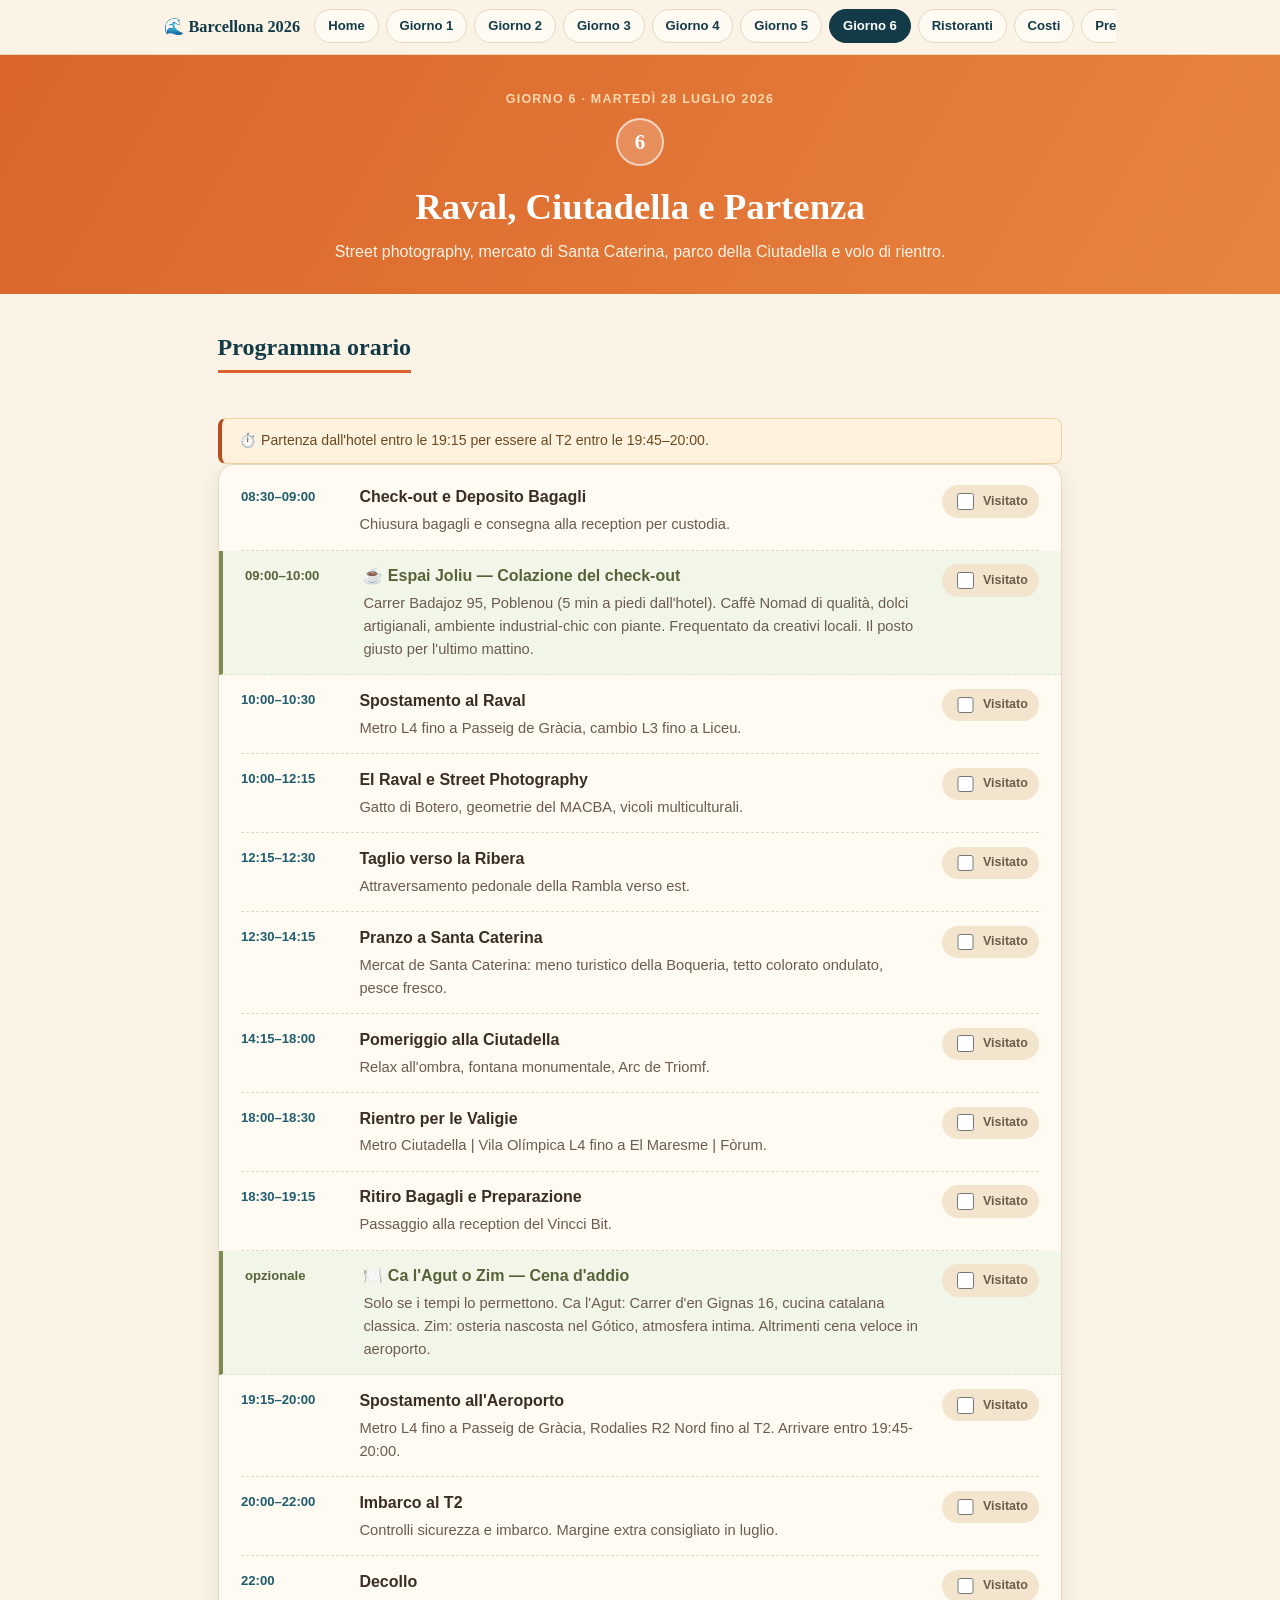
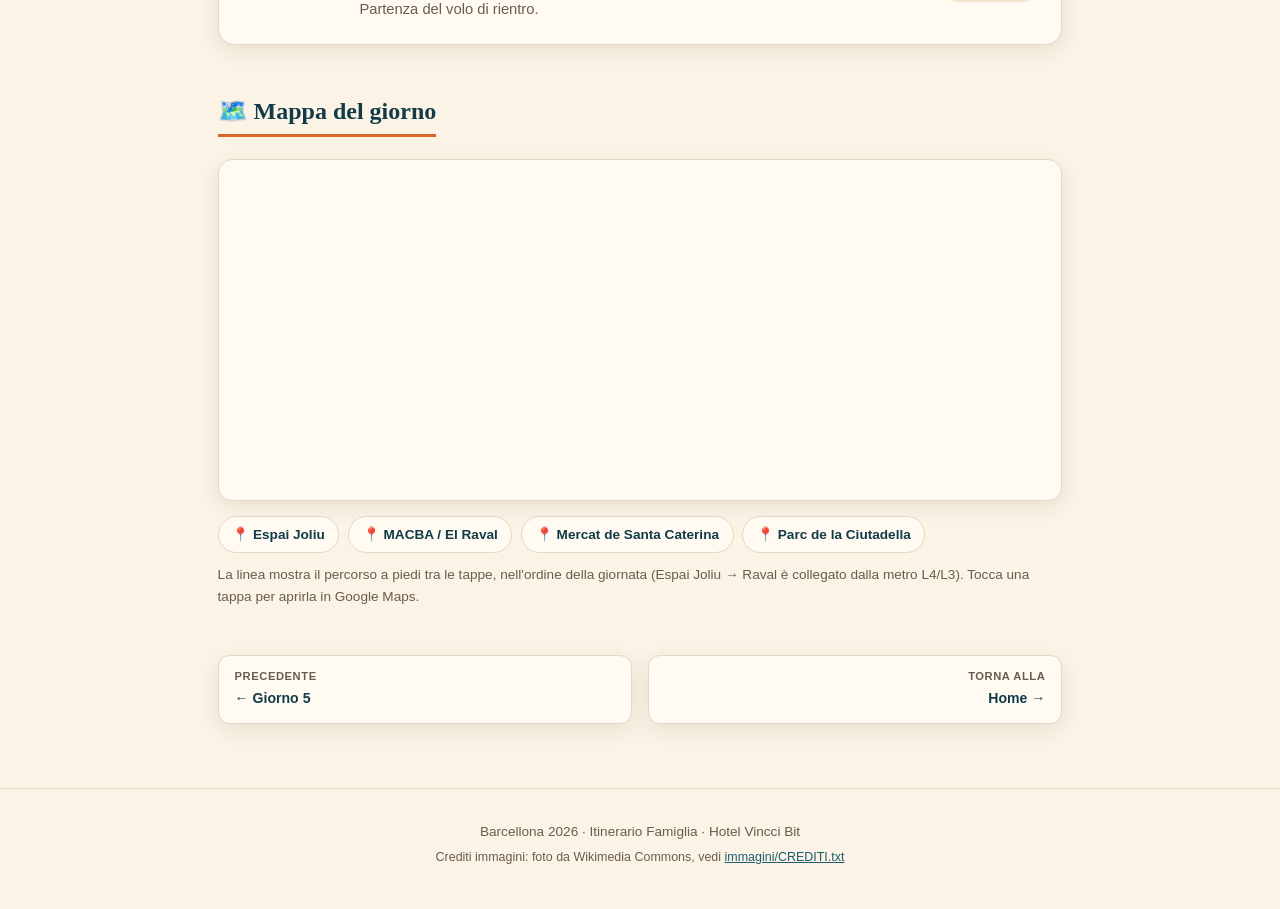
<file: giorno-6.html>
<!DOCTYPE html>
<html lang="it">
<head>
<meta charset="UTF-8">
<meta name="viewport" content="width=device-width, initial-scale=1.0">
<title>Giorno 6 — Raval, Ciutadella e Partenza | Barcellona 2026</title>
<link rel="stylesheet" href="style.css">
</head>
<body>

<nav class="topnav" aria-label="Navigazione principale">
  <div class="topnav-inner">
    <a href="index.html" class="brand">🌊 Barcellona 2026</a>
    <input type="checkbox" id="nav-toggle" class="nav-toggle">
    <label for="nav-toggle" class="nav-burger" aria-label="Apri menu">☰</label>
    <div class="topnav-links">
      <a href="index.html">Home</a>
      <a href="giorno-1.html">Giorno 1</a>
      <a href="giorno-2.html">Giorno 2</a>
      <a href="giorno-3.html">Giorno 3</a>
      <a href="giorno-4.html">Giorno 4</a>
      <a href="giorno-5.html">Giorno 5</a>
      <a href="giorno-6.html" class="active">Giorno 6</a>
      <a href="ristoranti.html">Ristoranti</a>
      <a href="costi.html">Costi</a>
      <a href="prenotazioni.html">Prenotazioni</a>
      <a href="info.html">Info pratiche</a>
    </div>
  </div>
</nav>

<header class="page-header">
  <p class="page-date">Giorno 6 · Martedì 28 Luglio 2026</p>
  <span class="day-tag">6</span>
  <h1>Raval, Ciutadella e Partenza</h1>
  <p>Street photography, mercato di Santa Caterina, parco della Ciutadella e volo di rientro.</p>
</header>

<main>

  <section aria-labelledby="programma-title">
    <h2 id="programma-title" class="section-title">Programma orario</h2>

    <p class="day-flag">⏱️ Partenza dall'hotel entro le 19:15 per essere al T2 entro le 19:45–20:00.</p>

    <ol class="timeline">
      <li class="event">
        <span class="time">08:30–09:00</span>
        <div class="event-body"><h3>Check-out e Deposito Bagagli</h3><p>Chiusura bagagli e consegna alla reception per custodia.</p></div>
        <label class="event-check-label">
          <input type="checkbox" class="event-check" data-key="g6-e1">
          <span>Visitato</span>
        </label>
      </li>
      <li class="event event--food">
        <span class="time">09:00–10:00</span>
        <div class="event-body">
          <h3>☕ Espai Joliu — Colazione del check-out</h3>
          <p>Carrer Badajoz 95, Poblenou (5 min a piedi dall'hotel). Caffè Nomad di qualità, dolci artigianali, ambiente industrial-chic con piante. Frequentato da creativi locali. Il posto giusto per l'ultimo mattino.</p>
        </div>
        <label class="event-check-label">
          <input type="checkbox" class="event-check" data-key="g6-e2">
          <span>Visitato</span>
        </label>
      </li>
      <li class="event">
        <span class="time">10:00–10:30</span>
        <div class="event-body"><h3>Spostamento al Raval</h3><p>Metro L4 fino a Passeig de Gràcia, cambio L3 fino a Liceu.</p></div>
        <label class="event-check-label">
          <input type="checkbox" class="event-check" data-key="g6-e3">
          <span>Visitato</span>
        </label>
      </li>
      <li class="event">
        <span class="time">10:00–12:15</span>
        <div class="event-body"><h3>El Raval e Street Photography</h3><p>Gatto di Botero, geometrie del MACBA, vicoli multiculturali.</p></div>
        <label class="event-check-label">
          <input type="checkbox" class="event-check" data-key="g6-e4">
          <span>Visitato</span>
        </label>
      </li>
      <li class="event">
        <span class="time">12:15–12:30</span>
        <div class="event-body"><h3>Taglio verso la Ribera</h3><p>Attraversamento pedonale della Rambla verso est.</p></div>
        <label class="event-check-label">
          <input type="checkbox" class="event-check" data-key="g6-e5">
          <span>Visitato</span>
        </label>
      </li>
      <li class="event">
        <span class="time">12:30–14:15</span>
        <div class="event-body"><h3>Pranzo a Santa Caterina</h3><p>Mercat de Santa Caterina: meno turistico della Boqueria, tetto colorato ondulato, pesce fresco.</p></div>
        <label class="event-check-label">
          <input type="checkbox" class="event-check" data-key="g6-e6">
          <span>Visitato</span>
        </label>
      </li>
      <li class="event">
        <span class="time">14:15–18:00</span>
        <div class="event-body"><h3>Pomeriggio alla Ciutadella</h3><p>Relax all'ombra, fontana monumentale, Arc de Triomf.</p></div>
        <label class="event-check-label">
          <input type="checkbox" class="event-check" data-key="g6-e7">
          <span>Visitato</span>
        </label>
      </li>
      <li class="event">
        <span class="time">18:00–18:30</span>
        <div class="event-body"><h3>Rientro per le Valigie</h3><p>Metro Ciutadella | Vila Olímpica L4 fino a El Maresme | Fòrum.</p></div>
        <label class="event-check-label">
          <input type="checkbox" class="event-check" data-key="g6-e8">
          <span>Visitato</span>
        </label>
      </li>
      <li class="event">
        <span class="time">18:30–19:15</span>
        <div class="event-body"><h3>Ritiro Bagagli e Preparazione</h3><p>Passaggio alla reception del Vincci Bit.</p></div>
        <label class="event-check-label">
          <input type="checkbox" class="event-check" data-key="g6-e9">
          <span>Visitato</span>
        </label>
      </li>
      <li class="event event--food">
        <span class="time">opzionale</span>
        <div class="event-body">
          <h3>🍽️ Ca l'Agut o Zim — Cena d'addio</h3>
          <p>Solo se i tempi lo permettono. Ca l'Agut: Carrer d'en Gignas 16, cucina catalana classica. Zim: osteria nascosta nel Gótico, atmosfera intima. Altrimenti cena veloce in aeroporto.</p>
        </div>
        <label class="event-check-label">
          <input type="checkbox" class="event-check" data-key="g6-e10">
          <span>Visitato</span>
        </label>
      </li>
      <li class="event">
        <span class="time">19:15–20:00</span>
        <div class="event-body"><h3>Spostamento all'Aeroporto</h3><p>Metro L4 fino a Passeig de Gràcia, Rodalies R2 Nord fino al T2. Arrivare entro 19:45-20:00.</p></div>
        <label class="event-check-label">
          <input type="checkbox" class="event-check" data-key="g6-e11">
          <span>Visitato</span>
        </label>
      </li>
      <li class="event">
        <span class="time">20:00–22:00</span>
        <div class="event-body"><h3>Imbarco al T2</h3><p>Controlli sicurezza e imbarco. Margine extra consigliato in luglio.</p></div>
        <label class="event-check-label">
          <input type="checkbox" class="event-check" data-key="g6-e12">
          <span>Visitato</span>
        </label>
      </li>
      <li class="event">
        <span class="time">22:00</span>
        <div class="event-body"><h3>Decollo</h3><p>Partenza del volo di rientro.</p></div>
        <label class="event-check-label">
          <input type="checkbox" class="event-check" data-key="g6-e13">
          <span>Visitato</span>
        </label>
      </li>
    </ol>
  </section>

  <section aria-labelledby="mappa-title">
    <h2 id="mappa-title" class="section-title">🗺️ Mappa del giorno</h2>
    <div class="map-embed">
      <iframe src="https://www.google.com/maps?saddr=Espai%20Joliu%2C%20Barcelona&daddr=MACBA%2C%20Barcelona+to:Mercat%20de%20Santa%20Caterina%2C%20Barcelona+to:Parc%20de%20la%20Ciutadella%2C%20Barcelona&output=embed&dirflg=w" title="Percorso a piedi del Giorno 6" loading="lazy" referrerpolicy="no-referrer-when-downgrade"></iframe>
    </div>
    <div class="map-pins">
      <a href="https://www.google.com/maps/search/?api=1&query=Espai+Joliu+Barcelona" target="_blank" rel="noopener">📍 Espai Joliu</a>
      <a href="https://www.google.com/maps/search/?api=1&query=MACBA+Barcelona" target="_blank" rel="noopener">📍 MACBA / El Raval</a>
      <a href="https://www.google.com/maps/search/?api=1&query=Mercat+de+Santa+Caterina+Barcelona" target="_blank" rel="noopener">📍 Mercat de Santa Caterina</a>
      <a href="https://www.google.com/maps/search/?api=1&query=Parc+de+la+Ciutadella+Barcelona" target="_blank" rel="noopener">📍 Parc de la Ciutadella</a>
    </div>
    <p class="map-hint">La linea mostra il percorso a piedi tra le tappe, nell'ordine della giornata (Espai Joliu → Raval è collegato dalla metro L4/L3). Tocca una tappa per aprirla in Google Maps.</p>
  </section>

  <div class="day-pager">
    <a class="prev" href="giorno-5.html"><span>Precedente</span>← Giorno 5</a>
    <a class="next" href="index.html"><span>Torna alla</span>Home →</a>
  </div>

</main>

<footer>
  Barcellona 2026 · Itinerario Famiglia · Hotel Vincci Bit
  <div class="credits-line">Crediti immagini: foto da Wikimedia Commons, vedi <a href="immagini/CREDITI.txt">immagini/CREDITI.txt</a></div>
</footer>

<script src="script.js"></script>
</body>
</html>
</file>
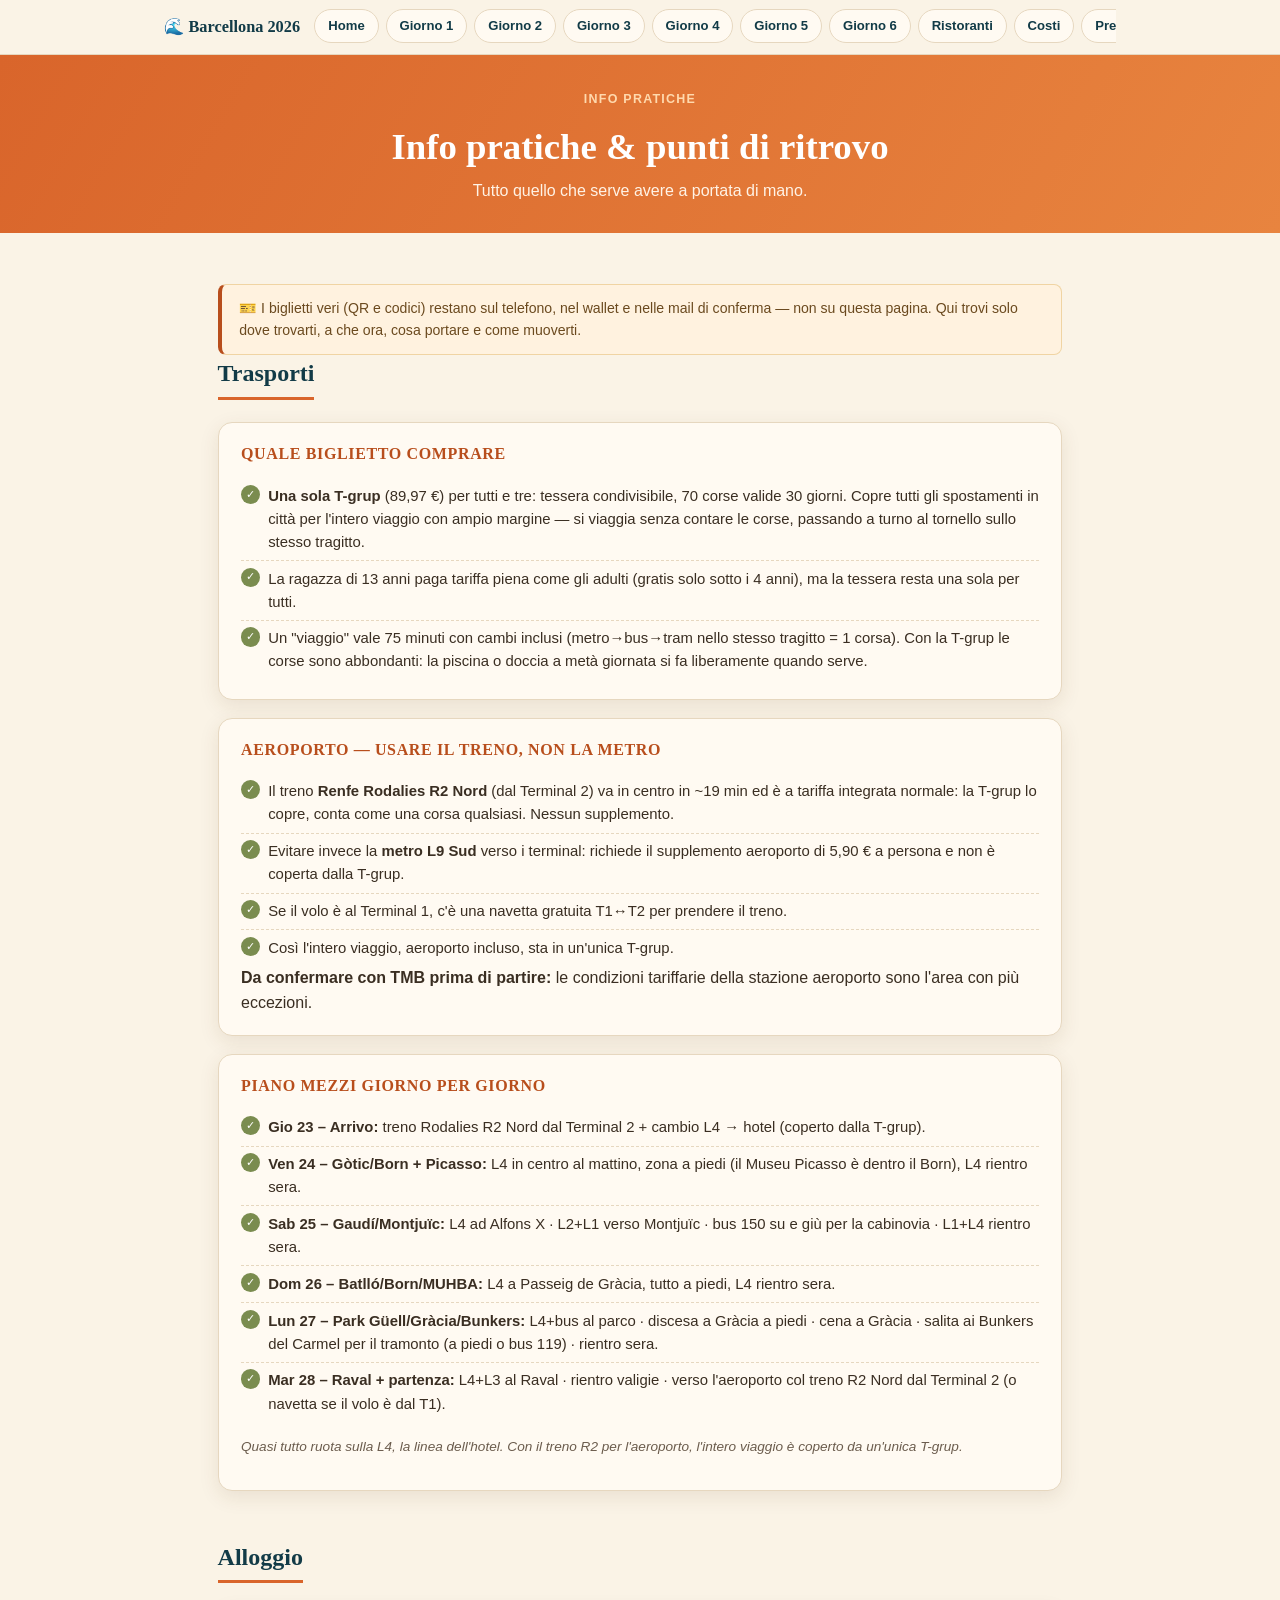
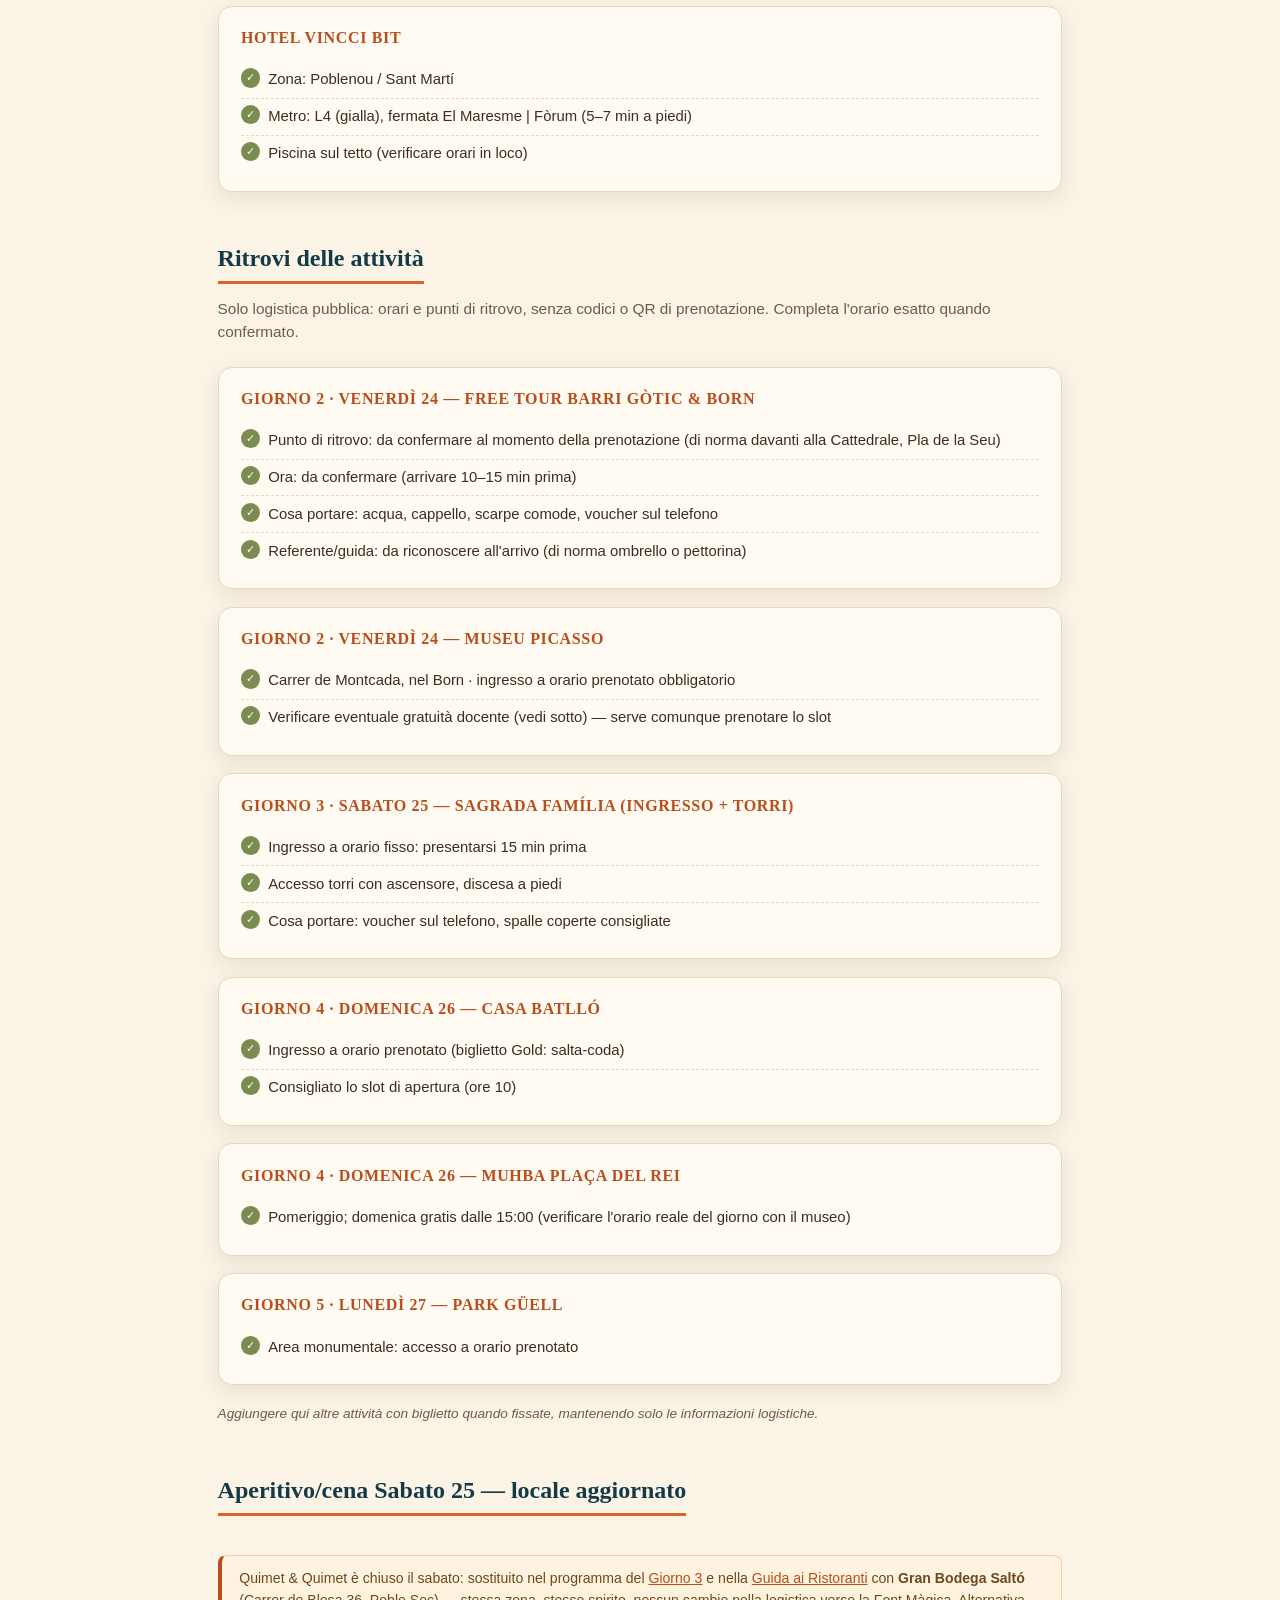
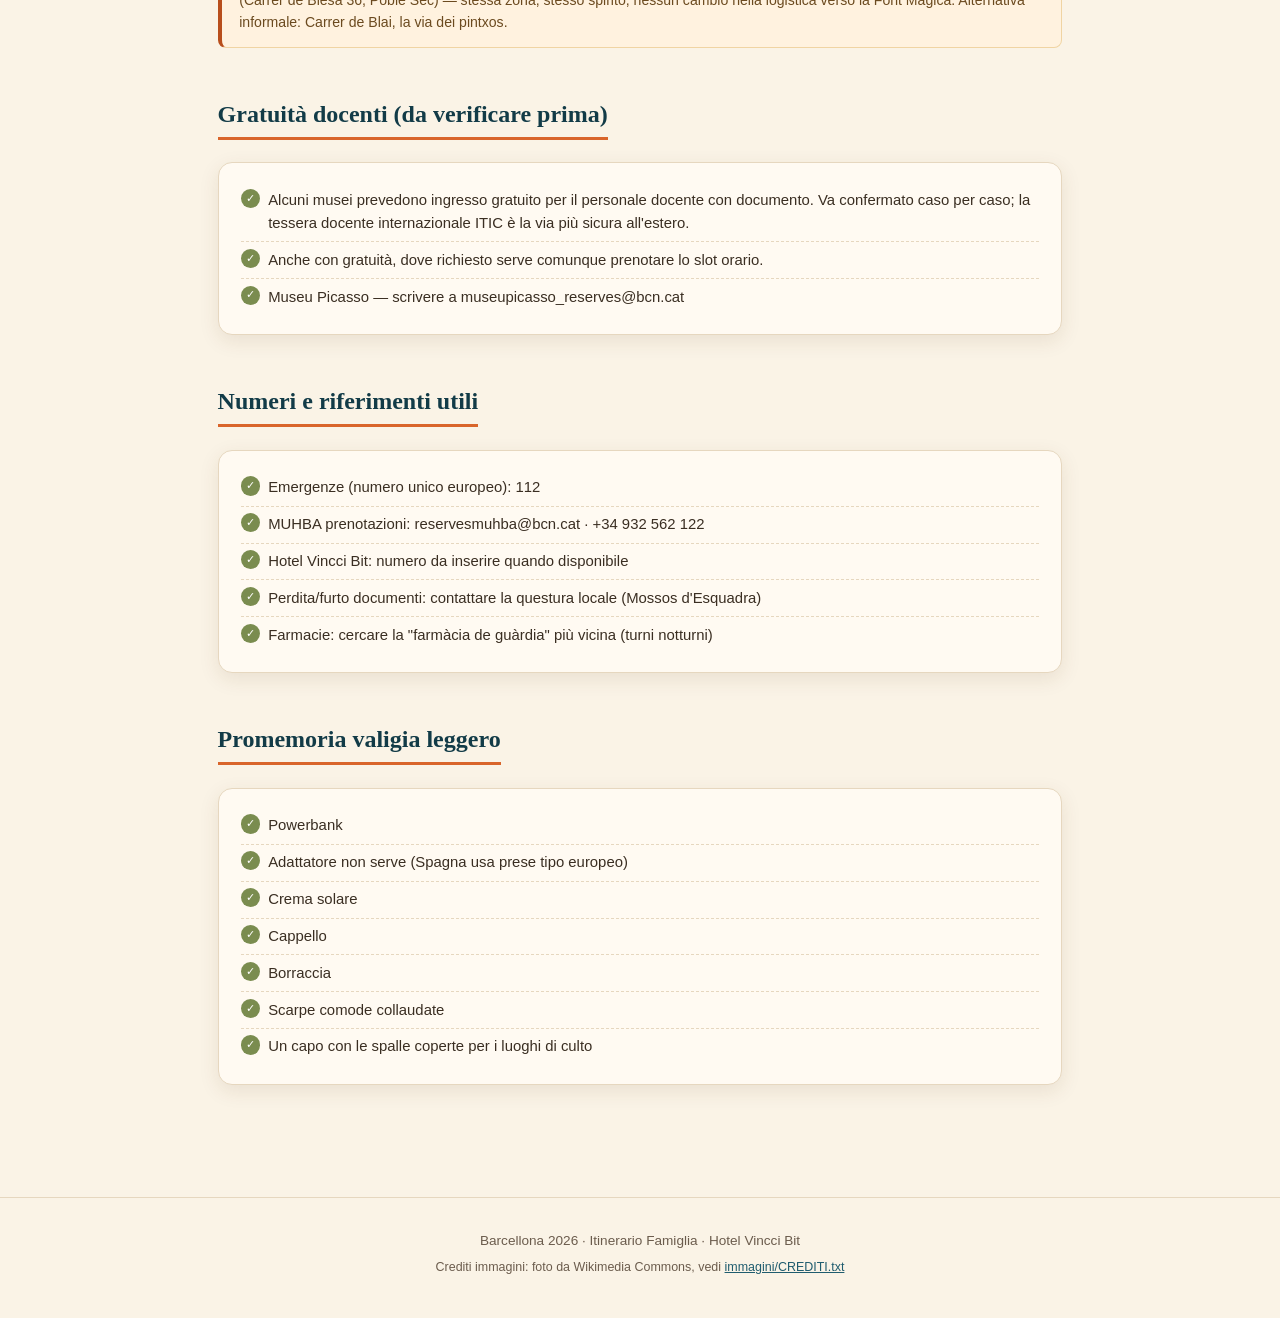
<file: info.html>
<!DOCTYPE html>
<html lang="it">
<head>
<meta charset="UTF-8">
<meta name="viewport" content="width=device-width, initial-scale=1.0">
<title>Info pratiche & punti di ritrovo | Barcellona 2026</title>
<link rel="stylesheet" href="style.css">
</head>
<body>

<nav class="topnav" aria-label="Navigazione principale">
  <div class="topnav-inner">
    <a href="index.html" class="brand">🌊 Barcellona 2026</a>
    <input type="checkbox" id="nav-toggle" class="nav-toggle">
    <label for="nav-toggle" class="nav-burger" aria-label="Apri menu">☰</label>
    <div class="topnav-links">
      <a href="index.html">Home</a>
      <a href="giorno-1.html">Giorno 1</a>
      <a href="giorno-2.html">Giorno 2</a>
      <a href="giorno-3.html">Giorno 3</a>
      <a href="giorno-4.html">Giorno 4</a>
      <a href="giorno-5.html">Giorno 5</a>
      <a href="giorno-6.html">Giorno 6</a>
      <a href="ristoranti.html">Ristoranti</a>
      <a href="costi.html">Costi</a>
      <a href="prenotazioni.html">Prenotazioni</a>
      <a href="info.html" class="active">Info pratiche</a>
    </div>
  </div>
</nav>

<header class="page-header">
  <p class="page-date">Info pratiche</p>
  <h1>Info pratiche & punti di ritrovo</h1>
  <p>Tutto quello che serve avere a portata di mano.</p>
</header>

<main>

  <div class="note-box">
    🎫 I biglietti veri (QR e codici) restano sul telefono, nel wallet e nelle mail di conferma — non su questa pagina. Qui trovi solo dove trovarti, a che ora, cosa portare e come muoverti.
  </div>

  <section aria-labelledby="trasporti-title">
    <h2 id="trasporti-title" class="section-title">Trasporti</h2>

    <div class="checklist-group">
      <h3>Quale biglietto comprare</h3>
      <ul>
        <li><strong>Una sola T-grup</strong> (89,97 €) per tutti e tre: tessera condivisibile, 70 corse valide 30 giorni. Copre tutti gli spostamenti in città per l'intero viaggio con ampio margine — si viaggia senza contare le corse, passando a turno al tornello sullo stesso tragitto.</li>
        <li>La ragazza di 13 anni paga tariffa piena come gli adulti (gratis solo sotto i 4 anni), ma la tessera resta una sola per tutti.</li>
        <li>Un "viaggio" vale 75 minuti con cambi inclusi (metro→bus→tram nello stesso tragitto = 1 corsa). Con la T-grup le corse sono abbondanti: la piscina o doccia a metà giornata si fa liberamente quando serve.</li>
      </ul>
    </div>

    <div class="checklist-group">
      <h3>Aeroporto — usare il treno, non la metro</h3>
      <ul>
        <li>Il treno <strong>Renfe Rodalies R2 Nord</strong> (dal Terminal 2) va in centro in ~19 min ed è a tariffa integrata normale: la T-grup lo copre, conta come una corsa qualsiasi. Nessun supplemento.</li>
        <li>Evitare invece la <strong>metro L9 Sud</strong> verso i terminal: richiede il supplemento aeroporto di 5,90 € a persona e non è coperta dalla T-grup.</li>
        <li>Se il volo è al Terminal 1, c'è una navetta gratuita T1↔T2 per prendere il treno.</li>
        <li>Così l'intero viaggio, aeroporto incluso, sta in un'unica T-grup.</li>
      </ul>
      <div class="guide-tips"><strong>Da confermare con TMB prima di partire:</strong> le condizioni tariffarie della stazione aeroporto sono l'area con più eccezioni.</div>
    </div>

    <div class="checklist-group">
      <h3>Piano mezzi giorno per giorno</h3>
      <ul>
        <li><strong>Gio 23 – Arrivo:</strong> treno Rodalies R2 Nord dal Terminal 2 + cambio L4 → hotel (coperto dalla T-grup).</li>
        <li><strong>Ven 24 – Gòtic/Born + Picasso:</strong> L4 in centro al mattino, zona a piedi (il Museu Picasso è dentro il Born), L4 rientro sera.</li>
        <li><strong>Sab 25 – Gaudí/Montjuïc:</strong> L4 ad Alfons X · L2+L1 verso Montjuïc · bus 150 su e giù per la cabinovia · L1+L4 rientro sera.</li>
        <li><strong>Dom 26 – Batlló/Born/MUHBA:</strong> L4 a Passeig de Gràcia, tutto a piedi, L4 rientro sera.</li>
        <li><strong>Lun 27 – Park Güell/Gràcia/Bunkers:</strong> L4+bus al parco · discesa a Gràcia a piedi · cena a Gràcia · salita ai Bunkers del Carmel per il tramonto (a piedi o bus 119) · rientro sera.</li>
        <li><strong>Mar 28 – Raval + partenza:</strong> L4+L3 al Raval · rientro valigie · verso l'aeroporto col treno R2 Nord dal Terminal 2 (o navetta se il volo è dal T1).</li>
      </ul>
      <p class="table-note">Quasi tutto ruota sulla L4, la linea dell'hotel. Con il treno R2 per l'aeroporto, l'intero viaggio è coperto da un'unica T-grup.</p>
    </div>
  </section>

  <section aria-labelledby="alloggio-title">
    <h2 id="alloggio-title" class="section-title">Alloggio</h2>
    <div class="checklist-group">
      <h3>Hotel Vincci Bit</h3>
      <ul>
        <li>Zona: Poblenou / Sant Martí</li>
        <li>Metro: L4 (gialla), fermata El Maresme | Fòrum (5–7 min a piedi)</li>
        <li>Piscina sul tetto (verificare orari in loco)</li>
      </ul>
    </div>
  </section>

  <section aria-labelledby="ritrovi-title">
    <h2 id="ritrovi-title" class="section-title">Ritrovi delle attività</h2>
    <p class="section-intro">Solo logistica pubblica: orari e punti di ritrovo, senza codici o QR di prenotazione. Completa l'orario esatto quando confermato.</p>

    <div class="checklist-group">
      <h3>Giorno 2 · Venerdì 24 — Free Tour Barri Gòtic &amp; Born</h3>
      <ul>
        <li>Punto di ritrovo: da confermare al momento della prenotazione (di norma davanti alla Cattedrale, Pla de la Seu)</li>
        <li>Ora: da confermare (arrivare 10–15 min prima)</li>
        <li>Cosa portare: acqua, cappello, scarpe comode, voucher sul telefono</li>
        <li>Referente/guida: da riconoscere all'arrivo (di norma ombrello o pettorina)</li>
      </ul>
    </div>

    <div class="checklist-group">
      <h3>Giorno 2 · Venerdì 24 — Museu Picasso</h3>
      <ul>
        <li>Carrer de Montcada, nel Born · ingresso a orario prenotato obbligatorio</li>
        <li>Verificare eventuale gratuità docente (vedi sotto) — serve comunque prenotare lo slot</li>
      </ul>
    </div>

    <div class="checklist-group">
      <h3>Giorno 3 · Sabato 25 — Sagrada Família (ingresso + torri)</h3>
      <ul>
        <li>Ingresso a orario fisso: presentarsi 15 min prima</li>
        <li>Accesso torri con ascensore, discesa a piedi</li>
        <li>Cosa portare: voucher sul telefono, spalle coperte consigliate</li>
      </ul>
    </div>

    <div class="checklist-group">
      <h3>Giorno 4 · Domenica 26 — Casa Batlló</h3>
      <ul>
        <li>Ingresso a orario prenotato (biglietto Gold: salta-coda)</li>
        <li>Consigliato lo slot di apertura (ore 10)</li>
      </ul>
    </div>

    <div class="checklist-group">
      <h3>Giorno 4 · Domenica 26 — MUHBA Plaça del Rei</h3>
      <ul>
        <li>Pomeriggio; domenica gratis dalle 15:00 (verificare l'orario reale del giorno con il museo)</li>
      </ul>
    </div>

    <div class="checklist-group">
      <h3>Giorno 5 · Lunedì 27 — Park Güell</h3>
      <ul>
        <li>Area monumentale: accesso a orario prenotato</li>
      </ul>
    </div>

    <p class="table-note">Aggiungere qui altre attività con biglietto quando fissate, mantenendo solo le informazioni logistiche.</p>
  </section>

  <section aria-labelledby="sostituzione-title">
    <h2 id="sostituzione-title" class="section-title">Aperitivo/cena Sabato 25 — locale aggiornato</h2>
    <div class="note-box">
      Quimet &amp; Quimet è chiuso il sabato: sostituito nel programma del <a href="giorno-3.html">Giorno 3</a> e nella <a href="ristoranti.html">Guida ai Ristoranti</a> con <strong>Gran Bodega Saltó</strong> (Carrer de Blesa 36, Poble Sec) — stessa zona, stesso spirito, nessun cambio nella logistica verso la Font Màgica. Alternativa informale: Carrer de Blai, la via dei pintxos.
    </div>
  </section>

  <section aria-labelledby="docenti-title">
    <h2 id="docenti-title" class="section-title">Gratuità docenti (da verificare prima)</h2>
    <div class="checklist-group">
      <ul>
        <li>Alcuni musei prevedono ingresso gratuito per il personale docente con documento. Va confermato caso per caso; la tessera docente internazionale ITIC è la via più sicura all'estero.</li>
        <li>Anche con gratuità, dove richiesto serve comunque prenotare lo slot orario.</li>
        <li>Museu Picasso — scrivere a museupicasso_reserves@bcn.cat</li>
      </ul>
    </div>
  </section>

  <section aria-labelledby="numeri-title">
    <h2 id="numeri-title" class="section-title">Numeri e riferimenti utili</h2>
    <div class="checklist-group">
      <ul>
        <li>Emergenze (numero unico europeo): 112</li>
        <li>MUHBA prenotazioni: reservesmuhba@bcn.cat · +34 932 562 122</li>
        <li>Hotel Vincci Bit: numero da inserire quando disponibile</li>
        <li>Perdita/furto documenti: contattare la questura locale (Mossos d'Esquadra)</li>
        <li>Farmacie: cercare la "farmàcia de guàrdia" più vicina (turni notturni)</li>
      </ul>
    </div>
  </section>

  <section aria-labelledby="valigia-title">
    <h2 id="valigia-title" class="section-title">Promemoria valigia leggero</h2>
    <div class="checklist-group">
      <ul>
        <li>Powerbank</li>
        <li>Adattatore non serve (Spagna usa prese tipo europeo)</li>
        <li>Crema solare</li>
        <li>Cappello</li>
        <li>Borraccia</li>
        <li>Scarpe comode collaudate</li>
        <li>Un capo con le spalle coperte per i luoghi di culto</li>
      </ul>
    </div>
  </section>

</main>

<footer>
  Barcellona 2026 · Itinerario Famiglia · Hotel Vincci Bit
  <div class="credits-line">Crediti immagini: foto da Wikimedia Commons, vedi <a href="immagini/CREDITI.txt">immagini/CREDITI.txt</a></div>
</footer>

</body>
</html>
</file>
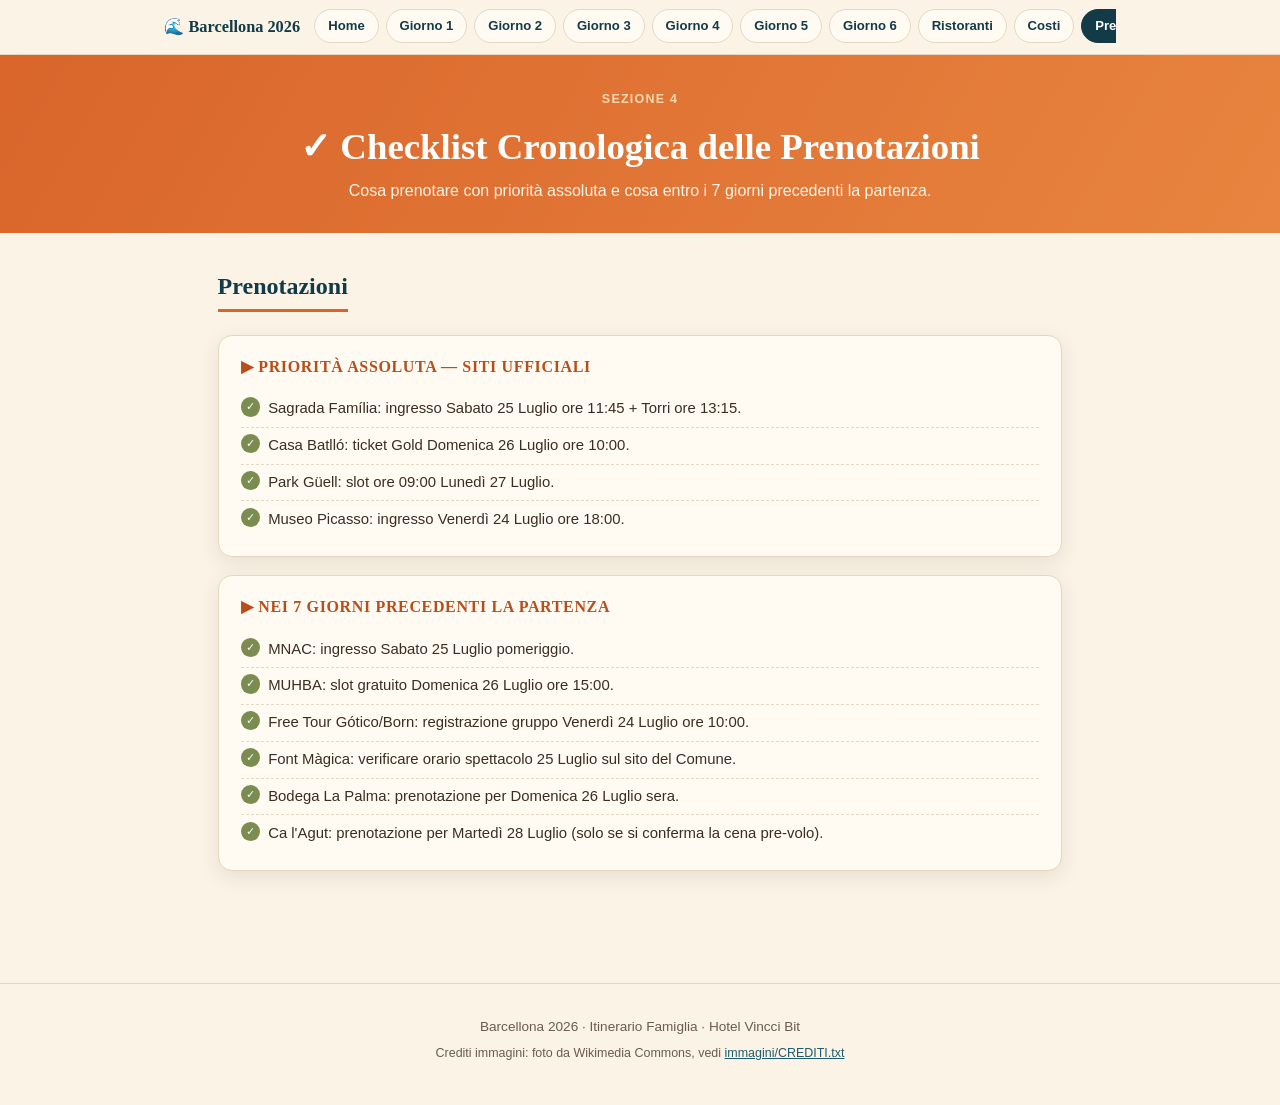
<file: prenotazioni.html>
<!DOCTYPE html>
<html lang="it">
<head>
<meta charset="UTF-8">
<meta name="viewport" content="width=device-width, initial-scale=1.0">
<title>Checklist Prenotazioni | Barcellona 2026</title>
<link rel="stylesheet" href="style.css">
</head>
<body>

<nav class="topnav" aria-label="Navigazione principale">
  <div class="topnav-inner">
    <a href="index.html" class="brand">🌊 Barcellona 2026</a>
    <input type="checkbox" id="nav-toggle" class="nav-toggle">
    <label for="nav-toggle" class="nav-burger" aria-label="Apri menu">☰</label>
    <div class="topnav-links">
      <a href="index.html">Home</a>
      <a href="giorno-1.html">Giorno 1</a>
      <a href="giorno-2.html">Giorno 2</a>
      <a href="giorno-3.html">Giorno 3</a>
      <a href="giorno-4.html">Giorno 4</a>
      <a href="giorno-5.html">Giorno 5</a>
      <a href="giorno-6.html">Giorno 6</a>
      <a href="ristoranti.html">Ristoranti</a>
      <a href="costi.html">Costi</a>
      <a href="prenotazioni.html" class="active">Prenotazioni</a>
      <a href="info.html">Info pratiche</a>
    </div>
  </div>
</nav>

<header class="page-header">
  <p class="page-date">Sezione 4</p>
  <h1>✓ Checklist Cronologica delle Prenotazioni</h1>
  <p>Cosa prenotare con priorità assoluta e cosa entro i 7 giorni precedenti la partenza.</p>
</header>

<main>

  <section aria-labelledby="checklist-title">
    <h2 id="checklist-title" class="section-title">Prenotazioni</h2>

    <div class="checklist-group">
      <h3>▶ Priorità assoluta — Siti ufficiali</h3>
      <ul>
        <li>Sagrada Família: ingresso Sabato 25 Luglio ore 11:45 + Torri ore 13:15.</li>
        <li>Casa Batlló: ticket Gold Domenica 26 Luglio ore 10:00.</li>
        <li>Park Güell: slot ore 09:00 Lunedì 27 Luglio.</li>
        <li>Museo Picasso: ingresso Venerdì 24 Luglio ore 18:00.</li>
      </ul>
    </div>

    <div class="checklist-group">
      <h3>▶ Nei 7 giorni precedenti la partenza</h3>
      <ul>
        <li>MNAC: ingresso Sabato 25 Luglio pomeriggio.</li>
        <li>MUHBA: slot gratuito Domenica 26 Luglio ore 15:00.</li>
        <li>Free Tour Gótico/Born: registrazione gruppo Venerdì 24 Luglio ore 10:00.</li>
        <li>Font Màgica: verificare orario spettacolo 25 Luglio sul sito del Comune.</li>
        <li>Bodega La Palma: prenotazione per Domenica 26 Luglio sera.</li>
        <li>Ca l'Agut: prenotazione per Martedì 28 Luglio (solo se si conferma la cena pre-volo).</li>
      </ul>
    </div>
  </section>

</main>

<footer>
  Barcellona 2026 · Itinerario Famiglia · Hotel Vincci Bit
  <div class="credits-line">Crediti immagini: foto da Wikimedia Commons, vedi <a href="immagini/CREDITI.txt">immagini/CREDITI.txt</a></div>
</footer>

</body>
</html>
</file>
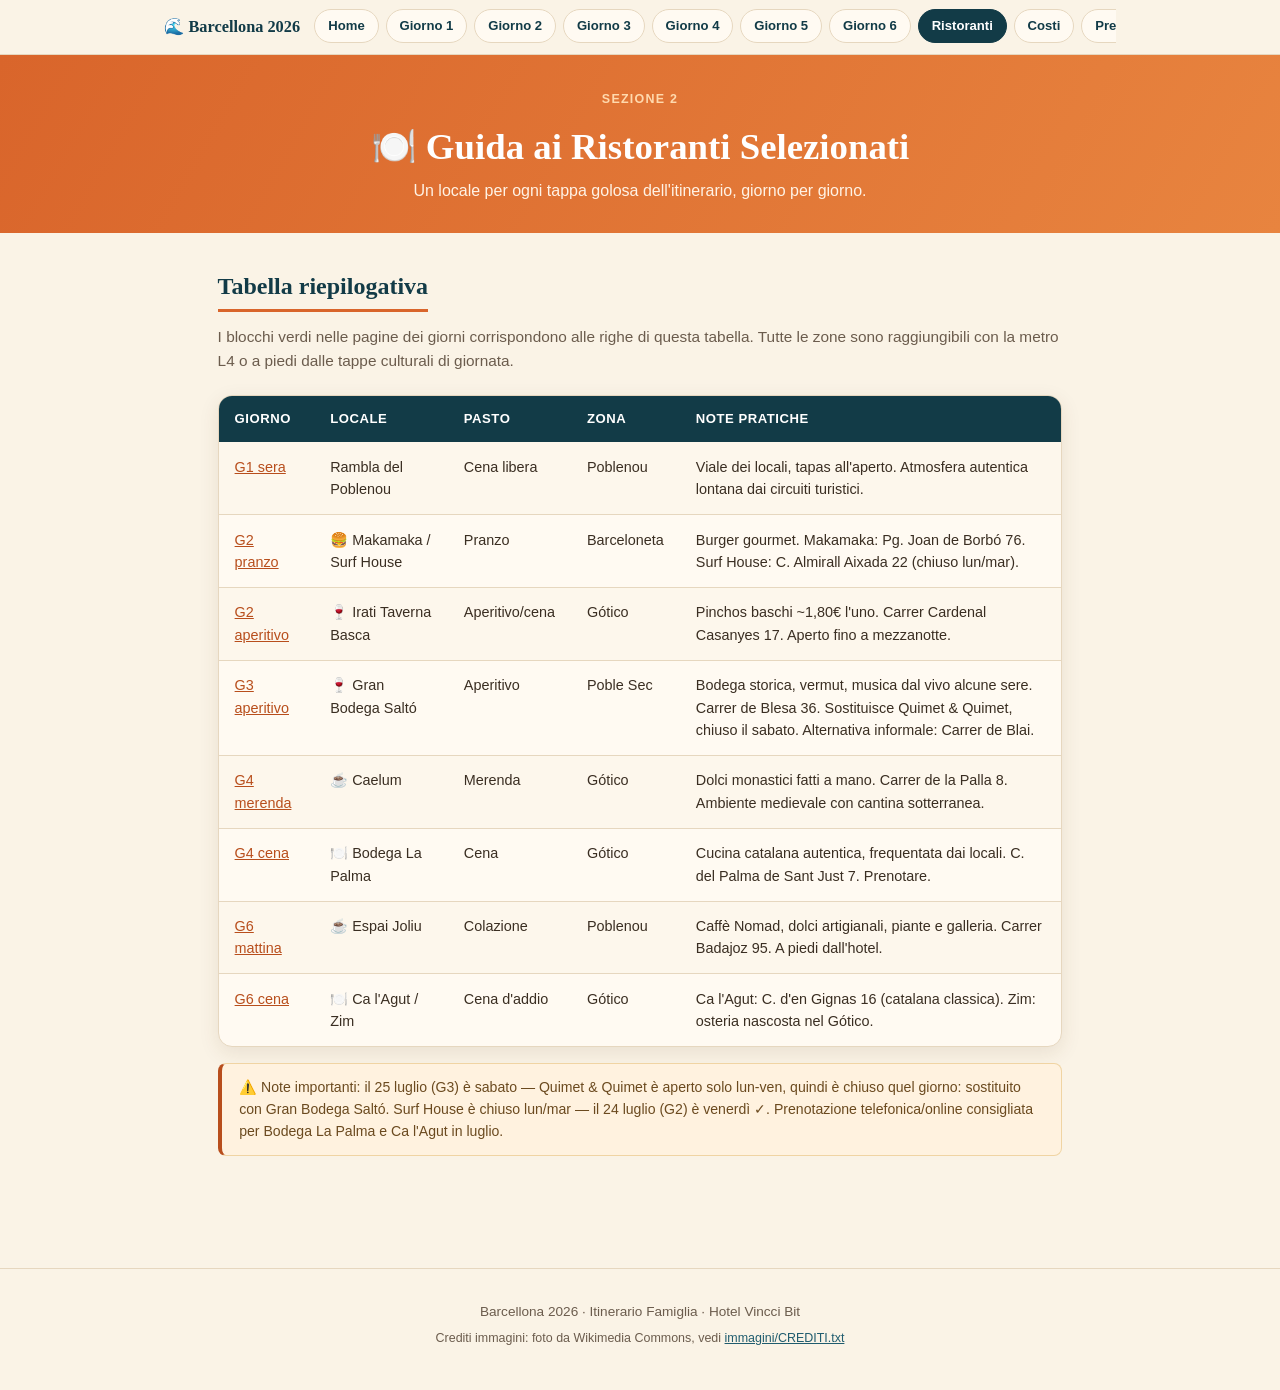
<file: ristoranti.html>
<!DOCTYPE html>
<html lang="it">
<head>
<meta charset="UTF-8">
<meta name="viewport" content="width=device-width, initial-scale=1.0">
<title>Guida ai Ristoranti | Barcellona 2026</title>
<link rel="stylesheet" href="style.css">
</head>
<body>

<nav class="topnav" aria-label="Navigazione principale">
  <div class="topnav-inner">
    <a href="index.html" class="brand">🌊 Barcellona 2026</a>
    <input type="checkbox" id="nav-toggle" class="nav-toggle">
    <label for="nav-toggle" class="nav-burger" aria-label="Apri menu">☰</label>
    <div class="topnav-links">
      <a href="index.html">Home</a>
      <a href="giorno-1.html">Giorno 1</a>
      <a href="giorno-2.html">Giorno 2</a>
      <a href="giorno-3.html">Giorno 3</a>
      <a href="giorno-4.html">Giorno 4</a>
      <a href="giorno-5.html">Giorno 5</a>
      <a href="giorno-6.html">Giorno 6</a>
      <a href="ristoranti.html" class="active">Ristoranti</a>
      <a href="costi.html">Costi</a>
      <a href="prenotazioni.html">Prenotazioni</a>
      <a href="info.html">Info pratiche</a>
    </div>
  </div>
</nav>

<header class="page-header">
  <p class="page-date">Sezione 2</p>
  <h1>🍽️ Guida ai Ristoranti Selezionati</h1>
  <p>Un locale per ogni tappa golosa dell'itinerario, giorno per giorno.</p>
</header>

<main>

  <section aria-labelledby="ristoranti-title">
    <h2 id="ristoranti-title" class="section-title">Tabella riepilogativa</h2>
    <p class="section-intro">I blocchi verdi nelle pagine dei giorni corrispondono alle righe di questa tabella. Tutte le zone sono raggiungibili con la metro L4 o a piedi dalle tappe culturali di giornata.</p>

    <div class="table-wrap">
      <table>
        <thead>
          <tr>
            <th>Giorno</th>
            <th>Locale</th>
            <th>Pasto</th>
            <th>Zona</th>
            <th>Note pratiche</th>
          </tr>
        </thead>
        <tbody>
          <tr>
            <td data-label="Giorno"><a href="giorno-1.html">G1 sera</a></td>
            <td data-label="Locale">Rambla del Poblenou</td>
            <td data-label="Pasto">Cena libera</td>
            <td data-label="Zona">Poblenou</td>
            <td data-label="Note pratiche">Viale dei locali, tapas all'aperto. Atmosfera autentica lontana dai circuiti turistici.</td>
          </tr>
          <tr>
            <td data-label="Giorno"><a href="giorno-2.html">G2 pranzo</a></td>
            <td data-label="Locale">🍔 Makamaka / Surf House</td>
            <td data-label="Pasto">Pranzo</td>
            <td data-label="Zona">Barceloneta</td>
            <td data-label="Note pratiche">Burger gourmet. Makamaka: Pg. Joan de Borbó 76. Surf House: C. Almirall Aixada 22 (chiuso lun/mar).</td>
          </tr>
          <tr>
            <td data-label="Giorno"><a href="giorno-2.html">G2 aperitivo</a></td>
            <td data-label="Locale">🍷 Irati Taverna Basca</td>
            <td data-label="Pasto">Aperitivo/cena</td>
            <td data-label="Zona">Gótico</td>
            <td data-label="Note pratiche">Pinchos baschi ~1,80€ l'uno. Carrer Cardenal Casanyes 17. Aperto fino a mezzanotte.</td>
          </tr>
          <tr>
            <td data-label="Giorno"><a href="giorno-3.html">G3 aperitivo</a></td>
            <td data-label="Locale">🍷 Gran Bodega Saltó</td>
            <td data-label="Pasto">Aperitivo</td>
            <td data-label="Zona">Poble Sec</td>
            <td data-label="Note pratiche">Bodega storica, vermut, musica dal vivo alcune sere. Carrer de Blesa 36. Sostituisce Quimet &amp; Quimet, chiuso il sabato. Alternativa informale: Carrer de Blai.</td>
          </tr>
          <tr>
            <td data-label="Giorno"><a href="giorno-4.html">G4 merenda</a></td>
            <td data-label="Locale">☕ Caelum</td>
            <td data-label="Pasto">Merenda</td>
            <td data-label="Zona">Gótico</td>
            <td data-label="Note pratiche">Dolci monastici fatti a mano. Carrer de la Palla 8. Ambiente medievale con cantina sotterranea.</td>
          </tr>
          <tr>
            <td data-label="Giorno"><a href="giorno-4.html">G4 cena</a></td>
            <td data-label="Locale">🍽️ Bodega La Palma</td>
            <td data-label="Pasto">Cena</td>
            <td data-label="Zona">Gótico</td>
            <td data-label="Note pratiche">Cucina catalana autentica, frequentata dai locali. C. del Palma de Sant Just 7. Prenotare.</td>
          </tr>
          <tr>
            <td data-label="Giorno"><a href="giorno-6.html">G6 mattina</a></td>
            <td data-label="Locale">☕ Espai Joliu</td>
            <td data-label="Pasto">Colazione</td>
            <td data-label="Zona">Poblenou</td>
            <td data-label="Note pratiche">Caffè Nomad, dolci artigianali, piante e galleria. Carrer Badajoz 95. A piedi dall'hotel.</td>
          </tr>
          <tr>
            <td data-label="Giorno"><a href="giorno-6.html">G6 cena</a></td>
            <td data-label="Locale">🍽️ Ca l'Agut / Zim</td>
            <td data-label="Pasto">Cena d'addio</td>
            <td data-label="Zona">Gótico</td>
            <td data-label="Note pratiche">Ca l'Agut: C. d'en Gignas 16 (catalana classica). Zim: osteria nascosta nel Gótico.</td>
          </tr>
        </tbody>
      </table>
    </div>

    <div class="note-box">
      ⚠️ Note importanti: il 25 luglio (G3) è sabato — Quimet &amp; Quimet è aperto solo lun-ven, quindi è chiuso quel giorno: sostituito con Gran Bodega Saltó. Surf House è chiuso lun/mar — il 24 luglio (G2) è venerdì ✓. Prenotazione telefonica/online consigliata per Bodega La Palma e Ca l'Agut in luglio.
    </div>
  </section>

</main>

<footer>
  Barcellona 2026 · Itinerario Famiglia · Hotel Vincci Bit
  <div class="credits-line">Crediti immagini: foto da Wikimedia Commons, vedi <a href="immagini/CREDITI.txt">immagini/CREDITI.txt</a></div>
</footer>

</body>
</html>
</file>
<file: style.css>
/* ============================================================
   Barcellona 2026 — foglio di stile condiviso
   ============================================================ */

:root{
  --sand: #faf3e6;
  --sand-deep: #f2e4cd;
  --cream: #fffaf2;
  --terracotta: #d9652b;
  --terracotta-dark: #b84e1c;
  --sea: #1f5c6e;
  --sea-dark: #123b47;
  --olive: #7a8c4f;
  --olive-dark: #566338;
  --ink: #3a2e22;
  --ink-soft: #6b5c4d;
  --line: #e6d7bf;
  --shadow: 0 6px 20px rgba(90, 55, 20, 0.10);
}

*{ box-sizing: border-box; }

html{ scroll-behavior: smooth; }

body{
  margin: 0;
  background: var(--sand);
  color: var(--ink);
  font-family: -apple-system, BlinkMacSystemFont, "Segoe UI", Roboto, "Helvetica Neue", Arial, sans-serif;
  line-height: 1.55;
  -webkit-font-smoothing: antialiased;
}

h1, h2, h3{
  font-family: Georgia, "Iowan Old Style", "Palatino Linotype", serif;
  color: var(--sea-dark);
  margin: 0 0 0.3em;
}

a{ color: var(--terracotta-dark); }

img{ max-width: 100%; display: block; }

/* ---------- TOP NAV ---------- */
.topnav{
  position: sticky;
  top: 0;
  z-index: 100;
  background: rgba(250, 243, 230, 0.96);
  backdrop-filter: blur(6px);
  border-bottom: 1px solid var(--line);
}

.topnav-inner{
  position: relative;
  max-width: 980px;
  margin: 0 auto;
  padding: 0.55rem 0.9rem;
  display: flex;
  align-items: center;
  gap: 0.9rem;
}

.brand{
  flex: 0 0 auto;
  text-decoration: none;
  font-family: Georgia, serif;
  font-weight: 700;
  font-size: 1.02rem;
  color: var(--sea-dark);
  white-space: nowrap;
}

.nav-toggle{
  display: none;
}

.nav-burger{
  display: none;
}

.topnav-links{
  display: flex;
  gap: 0.45rem;
  overflow-x: auto;
  -webkit-overflow-scrolling: touch;
  scrollbar-width: thin;
  padding-bottom: 2px;
}

.topnav-links a{
  flex: 0 0 auto;
  text-decoration: none;
  color: var(--sea-dark);
  background: var(--cream);
  border: 1px solid var(--line);
  padding: 0.38rem 0.8rem;
  border-radius: 999px;
  font-size: 0.82rem;
  font-weight: 600;
  white-space: nowrap;
  transition: background 0.15s ease, color 0.15s ease;
}

.topnav-links a:hover, .topnav-links a:focus{
  background: var(--terracotta);
  color: #fff;
  border-color: var(--terracotta);
}

.topnav-links a.active{
  background: var(--sea-dark);
  color: #fff;
  border-color: var(--sea-dark);
}

/* ---------- HERO (home) ---------- */
.hero{
  background:
    radial-gradient(circle at 15% 20%, rgba(217,101,43,0.20), transparent 45%),
    radial-gradient(circle at 85% 80%, rgba(31,92,110,0.25), transparent 50%),
    linear-gradient(160deg, var(--sea-dark), var(--sea) 60%, #2b7688);
  color: var(--cream);
  padding: 3rem 1.25rem 2.4rem;
  text-align: center;
  position: relative;
  overflow: hidden;
}

.hero::after{
  content: "";
  position: absolute;
  inset: auto 0 0 0;
  height: 8px;
  background: linear-gradient(90deg, var(--terracotta), #e8974f, var(--terracotta));
}

.hero-content{
  max-width: 760px;
  margin: 0 auto;
  position: relative;
  z-index: 1;
}

.eyebrow{
  text-transform: uppercase;
  letter-spacing: 0.14em;
  font-size: 0.78rem;
  font-weight: 700;
  color: #ffd9ad;
  margin: 0 0 0.6rem;
}

.hero h1{
  color: #fffaf2;
  font-size: clamp(2rem, 6vw, 3rem);
  margin-bottom: 0.4rem;
  letter-spacing: 0.01em;
}

.hero .subtitle{
  font-size: 1.05rem;
  color: #f4e9d8;
  margin: 0 0 1.4rem;
}

.hero-meta{
  display: flex;
  flex-wrap: wrap;
  justify-content: center;
  gap: 0.6rem;
}

.hero-meta span{
  background: rgba(255,255,255,0.12);
  border: 1px solid rgba(255,255,255,0.25);
  padding: 0.45rem 0.9rem;
  border-radius: 999px;
  font-size: 0.88rem;
  backdrop-filter: blur(2px);
}

/* ---------- PAGE HEADER (giorno pages, listing pages) ---------- */
.page-header{
  background: linear-gradient(120deg, var(--terracotta), #e8843f);
  color: #fff;
  padding: 2.2rem 1.25rem 1.8rem;
  text-align: center;
}

.page-header .day-tag{
  display: inline-flex;
  align-items: center;
  justify-content: center;
  width: 3rem;
  height: 3rem;
  border-radius: 50%;
  background: rgba(255,255,255,0.2);
  border: 2px solid rgba(255,255,255,0.6);
  font-family: Georgia, serif;
  font-size: 1.3rem;
  font-weight: 700;
  margin: 0 auto 0.8rem;
}

.page-header h1{
  color: #fff;
  font-size: clamp(1.6rem, 5vw, 2.3rem);
  margin-bottom: 0.3rem;
}

.page-header p{
  margin: 0;
  color: #fff3e6;
  font-size: 1rem;
}

.page-header .page-date{
  text-transform: uppercase;
  letter-spacing: 0.1em;
  font-size: 0.78rem;
  color: #ffd9ad;
  font-weight: 700;
  margin-bottom: 0.5rem;
}

/* ---------- LAYOUT ---------- */
main{
  max-width: 880px;
  margin: 0 auto;
  padding: 2.2rem 1.1rem 3rem;
}

section{ margin-bottom: 3rem; }

.section-title{
  font-size: 1.5rem;
  border-bottom: 3px solid var(--terracotta);
  display: inline-block;
  padding-bottom: 0.25rem;
  margin-bottom: 1.4rem;
}

.section-intro{
  color: var(--ink-soft);
  margin: -0.6rem 0 1.4rem;
  font-size: 0.96rem;
}

/* ---------- HOME: overview + nav cards ---------- */
.intro-box{
  background: var(--cream);
  border: 1px solid var(--line);
  border-left: 5px solid var(--sea);
  border-radius: 12px;
  padding: 1.2rem 1.4rem;
  box-shadow: var(--shadow);
  color: var(--ink-soft);
  font-size: 0.97rem;
}

.intro-box p{ margin: 0 0 0.6rem; }
.intro-box p:last-child{ margin-bottom: 0; }

.changelog{
  background: var(--cream);
  border: 1px solid var(--line);
  border-left: 5px solid var(--terracotta);
  border-radius: 12px;
  padding: 1.2rem 1.4rem;
  box-shadow: var(--shadow);
}

.changelog h2{ font-size: 1.1rem; }

.changelog ul{
  margin: 0.6rem 0 0;
  padding-left: 1.2rem;
}

.changelog li{ margin-bottom: 0.35rem; font-size: 0.92rem; color: var(--ink-soft); }

.card-grid{
  display: grid;
  grid-template-columns: repeat(auto-fit, minmax(210px, 1fr));
  gap: 1rem;
}

.nav-card{
  display: block;
  text-decoration: none;
  background: var(--cream);
  border: 1px solid var(--line);
  border-radius: 14px;
  padding: 1.2rem 1.3rem;
  box-shadow: var(--shadow);
  transition: transform 0.15s ease, box-shadow 0.15s ease;
}

.nav-card:hover{
  transform: translateY(-3px);
  box-shadow: 0 10px 24px rgba(90, 55, 20, 0.16);
}

.nav-card .card-eyebrow{
  font-size: 0.75rem;
  font-weight: 700;
  text-transform: uppercase;
  letter-spacing: 0.06em;
  color: var(--terracotta-dark);
  margin-bottom: 0.3rem;
}

.nav-card h3{
  font-size: 1.08rem;
  margin-bottom: 0.3rem;
  color: var(--sea-dark);
}

.nav-card p{
  margin: 0;
  font-size: 0.88rem;
  color: var(--ink-soft);
}

.nav-card.nav-card--utility{
  background: linear-gradient(135deg, var(--sea-dark), var(--sea));
  border-color: var(--sea-dark);
}

.nav-card.nav-card--utility .card-eyebrow{ color: #ffd9ad; }
.nav-card.nav-card--utility h3{ color: #fff; }
.nav-card.nav-card--utility p{ color: #e4f0f2; }

/* ---------- DAY FLAG / NOTE ---------- */
.day-flag{
  max-width: 880px;
  margin: 1.4rem auto 0;
  background: #fff2df;
  border: 1px solid #f0d4a3;
  border-left: 4px solid var(--terracotta-dark);
  padding: 0.7rem 1.1rem;
  border-radius: 8px;
  font-size: 0.88rem;
  color: #6b4a1f;
}

/* ---------- TIMELINE ---------- */
.timeline{
  list-style: none;
  margin: 0;
  padding: 0;
  background: var(--cream);
  border: 1px solid var(--line);
  border-radius: 16px;
  box-shadow: var(--shadow);
  overflow: hidden;
  padding: 0.4rem 1.4rem 0.6rem;
}

.event{
  display: flex;
  align-items: flex-start;
  gap: 1rem;
  padding: 0.85rem 0;
  border-bottom: 1px dashed var(--line);
}

.event:last-child{ border-bottom: none; }

.event .time{
  flex: 0 0 auto;
  width: 6.4rem;
  font-weight: 700;
  font-size: 0.82rem;
  color: var(--sea);
  padding-top: 0.15rem;
  line-height: 1.35;
}

.event-body{ flex: 1 1 auto; min-width: 0; }

.event-body h3{
  font-size: 1rem;
  margin: 0 0 0.2rem;
  color: var(--ink);
  font-family: inherit;
  font-weight: 700;
}

.event-body p{
  margin: 0;
  font-size: 0.92rem;
  color: var(--ink-soft);
}

.event-thumb{
  display: flex;
  gap: 1rem;
  align-items: flex-start;
  flex-wrap: wrap;
}

.event-thumb img{
  width: 132px;
  height: 96px;
  object-fit: cover;
  border-radius: 10px;
  border: 1px solid var(--line);
  flex: 0 0 auto;
}

.event-thumb .event-text{ flex: 1 1 220px; min-width: 0; }

.event--food{
  background: #f2f6e8;
  margin: 0 -1.4rem;
  padding: 0.85rem 1.4rem;
  border-left: 4px solid var(--olive);
  border-bottom: 1px dashed #dde6c6;
}

.event--food .time{ color: var(--olive-dark); }
.event--food .event-body h3{ color: var(--olive-dark); }

.event-check-label{
  flex: 0 0 auto;
  display: flex;
  align-items: center;
  gap: 0.4rem;
  margin-left: auto;
  padding: 0.3rem 0.7rem;
  border-radius: 999px;
  background: var(--sand-deep);
  font-size: 0.78rem;
  font-weight: 600;
  color: var(--ink-soft);
  cursor: pointer;
  user-select: none;
  white-space: nowrap;
}

.event-check-label input[type="checkbox"]{
  width: 1.05rem;
  height: 1.05rem;
  accent-color: var(--olive);
  cursor: pointer;
}

.event--done{
  opacity: 0.7;
}

.event--done .event-body h3{
  text-decoration: line-through;
  color: var(--ink-soft);
}

.event--done .event-check-label{
  background: var(--olive);
  color: #fff;
}

/* ---------- GUIDE CARDS (attrazioni) ---------- */
.guide-grid{
  display: grid;
  grid-template-columns: 1fr;
  gap: 1.4rem;
}

.guide-card{
  display: grid;
  grid-template-columns: 220px 1fr;
  gap: 0;
  background: var(--cream);
  border: 1px solid var(--line);
  border-radius: 16px;
  box-shadow: var(--shadow);
  overflow: hidden;
}

.guide-card figure{
  margin: 0;
  position: relative;
}

.guide-card img{
  width: 100%;
  height: 100%;
  min-height: 180px;
  object-fit: cover;
}

.guide-card .photo-credit{
  position: absolute;
  left: 0; right: 0; bottom: 0;
  background: linear-gradient(0deg, rgba(18,59,71,0.75), transparent);
  color: #fff;
  font-size: 0.68rem;
  padding: 0.5rem 0.6rem 0.35rem;
  margin: 0;
}

.guide-card .guide-body{
  padding: 1.2rem 1.4rem;
}

.guide-card h3{
  font-size: 1.15rem;
  margin-bottom: 0.15rem;
}

.guide-card .guide-duration{
  display: inline-block;
  font-size: 0.76rem;
  font-weight: 700;
  color: var(--terracotta-dark);
  text-transform: uppercase;
  letter-spacing: 0.04em;
  margin-bottom: 0.6rem;
}

.guide-card p{
  margin: 0 0 0.7rem;
  font-size: 0.93rem;
  color: var(--ink-soft);
}

.guide-card .guide-tips{
  background: var(--sand-deep);
  border-radius: 10px;
  padding: 0.7rem 0.9rem;
  font-size: 0.87rem;
  color: var(--ink);
}

.guide-card .guide-tips strong{ color: var(--sea-dark); }

.guide-listen{
  background: rgba(31, 92, 110, 0.08);
  border-left: 4px solid var(--sea);
  border-radius: 10px;
  padding: 0.8rem 0.9rem;
  margin: 0 0 0.9rem;
}

.guide-listen p{
  margin: 0 0 0.65rem;
  font-size: 0.9rem;
  color: var(--ink);
}

.guide-listen .listen-icon{
  margin-right: 0.15rem;
}

.listen-btn{
  display: inline-flex;
  align-items: center;
  gap: 0.4rem;
  background: var(--sea);
  color: #fff;
  border: none;
  padding: 0.45rem 0.95rem;
  border-radius: 999px;
  font-size: 0.82rem;
  font-weight: 600;
  cursor: pointer;
  font-family: inherit;
}

.listen-btn:hover, .listen-btn:focus{
  background: var(--sea-dark);
}

/* ---------- TABLES ---------- */
.table-wrap{
  background: var(--cream);
  border: 1px solid var(--line);
  border-radius: 14px;
  box-shadow: var(--shadow);
  overflow: hidden;
}

table{
  width: 100%;
  border-collapse: collapse;
}

thead th{
  background: var(--sea-dark);
  color: #fff;
  text-align: left;
  padding: 0.8rem 1rem;
  font-size: 0.82rem;
  text-transform: uppercase;
  letter-spacing: 0.04em;
}

tbody td{
  padding: 0.85rem 1rem;
  border-bottom: 1px solid var(--line);
  font-size: 0.9rem;
  vertical-align: top;
}

tbody tr:last-child td{ border-bottom: none; }

tbody tr:nth-child(odd){ background: #fdf7ec; }

.note-box{
  margin-top: 1rem;
  background: #fff2df;
  border: 1px solid #f0d4a3;
  border-left: 4px solid var(--terracotta-dark);
  padding: 0.8rem 1.1rem;
  border-radius: 8px;
  font-size: 0.88rem;
  color: #6b4a1f;
}

.table-note{
  margin-top: 0.9rem;
  font-size: 0.85rem;
  color: var(--ink-soft);
  font-style: italic;
}

/* ---------- CHECKLIST ---------- */
.checklist-group{
  background: var(--cream);
  border: 1px solid var(--line);
  border-radius: 14px;
  box-shadow: var(--shadow);
  padding: 1.2rem 1.4rem;
  margin-bottom: 1.1rem;
}

.checklist-group h3{
  font-size: 1rem;
  color: var(--terracotta-dark);
  text-transform: uppercase;
  letter-spacing: 0.04em;
  margin-bottom: 0.7rem;
}

.checklist-group ul{
  margin: 0;
  padding-left: 0;
  list-style: none;
}

.checklist-group li{
  position: relative;
  padding: 0.4rem 0 0.4rem 1.7rem;
  font-size: 0.93rem;
  border-bottom: 1px dashed var(--line);
}

.checklist-group li:last-child{ border-bottom: none; }

.checklist-group li::before{
  content: "✓";
  position: absolute;
  left: 0;
  top: 0.4rem;
  color: #fff;
  background: var(--olive);
  width: 1.2rem;
  height: 1.2rem;
  border-radius: 50%;
  font-size: 0.7rem;
  display: flex;
  align-items: center;
  justify-content: center;
}

/* ---------- DAY-TO-DAY PAGER (prev/next) ---------- */
.day-pager{
  display: flex;
  justify-content: space-between;
  gap: 1rem;
  margin-top: 1.6rem;
}

.day-pager a{
  flex: 1 1 0;
  text-decoration: none;
  background: var(--cream);
  border: 1px solid var(--line);
  border-radius: 12px;
  padding: 0.8rem 1rem;
  font-size: 0.88rem;
  color: var(--sea-dark);
  font-weight: 600;
  box-shadow: var(--shadow);
}

.day-pager a.next{ text-align: right; }

.day-pager span{
  display: block;
  font-size: 0.7rem;
  text-transform: uppercase;
  letter-spacing: 0.05em;
  color: var(--ink-soft);
  font-weight: 700;
  margin-bottom: 0.15rem;
}

/* ---------- FOOTER ---------- */
footer{
  text-align: center;
  padding: 2rem 1rem 2.6rem;
  color: var(--ink-soft);
  font-size: 0.85rem;
  border-top: 1px solid var(--line);
  margin-top: 1rem;
}

footer .credits-line{
  margin-top: 0.4rem;
  font-size: 0.78rem;
}

footer .credits-line a{ color: var(--sea); }

/* ---------- MAPPE ---------- */
.map-embed{
  border: 1px solid var(--line);
  border-radius: 14px;
  overflow: hidden;
  box-shadow: var(--shadow);
  background: var(--cream);
}

.map-embed iframe{
  display: block;
  width: 100%;
  height: 340px;
  border: 0;
}

.map-pins{
  margin-top: 0.9rem;
  display: flex;
  flex-wrap: wrap;
  gap: 0.55rem;
}

.map-pins a{
  text-decoration: none;
  color: var(--sea-dark);
  background: var(--cream);
  border: 1px solid var(--line);
  padding: 0.45rem 0.85rem;
  border-radius: 999px;
  font-size: 0.85rem;
  font-weight: 600;
  transition: background 0.15s ease, color 0.15s ease;
}

.map-pins a:hover, .map-pins a:focus{
  background: var(--sea);
  color: #fff;
  border-color: var(--sea);
}

.map-hint{
  margin: 0.7rem 0 0;
  font-size: 0.85rem;
  color: var(--ink-soft);
}

/* ---------- RESPONSIVE ---------- */
@media (max-width: 620px){
  .hero{ padding: 2.2rem 1rem 1.8rem; }

  .page-header{ padding: 1.8rem 1rem 1.5rem; }

  main{ padding: 1.6rem 0.8rem 2.4rem; }

  .map-embed iframe{ height: 260px; }

  .nav-burger{
    display: flex;
    align-items: center;
    justify-content: center;
    width: 2.4rem;
    height: 2.4rem;
    flex: 0 0 auto;
    margin-left: auto;
    background: var(--cream);
    border: 1px solid var(--line);
    border-radius: 10px;
    font-size: 1.15rem;
    color: var(--sea-dark);
    cursor: pointer;
  }

  .topnav-inner{ flex-wrap: wrap; }

  .topnav-links{
    display: none;
    flex-direction: column;
    align-items: stretch;
    gap: 0.35rem;
    width: 100%;
    overflow-x: visible;
    position: absolute;
    top: 100%;
    left: 0;
    right: 0;
    margin-top: 0.55rem;
    background: var(--cream);
    border: 1px solid var(--line);
    border-top: none;
    border-radius: 0 0 14px 14px;
    padding: 0.7rem 0.9rem 0.9rem;
    box-shadow: var(--shadow);
  }

  .topnav-links a{
    width: 100%;
    text-align: left;
    padding: 0.65rem 0.9rem;
  }

  .nav-toggle:checked ~ .topnav-links{
    display: flex;
  }

  .timeline{ padding: 0.2rem 1.1rem 0.4rem; }

  .event{ flex-direction: column; gap: 0.25rem; align-items: stretch; }

  .event .time{ width: auto; }

  .event-check-label{
    margin-left: 0;
    margin-top: 0.5rem;
    align-self: flex-start;
  }

  .event--food{ margin: 0 -1.1rem; padding: 0.85rem 1.1rem; }

  .event-thumb{ flex-direction: column; }

  .event-thumb img{ width: 100%; height: 160px; }

  .guide-card{ grid-template-columns: 1fr; }

  .guide-card img{ min-height: 160px; }

  .day-pager{ flex-direction: column; }

  .day-pager a.next{ text-align: left; }

  /* stacked "card" table on small screens */
  thead{ display: none; }

  table, tbody, tr, td{ display: block; width: 100%; }

  tbody tr{
    margin-bottom: 0.6rem;
    border: 1px solid var(--line);
    border-radius: 10px;
    overflow: hidden;
  }

  tbody td{
    border-bottom: 1px solid var(--line);
    padding: 0.6rem 1rem;
  }

  tbody td:last-child{ border-bottom: none; }

  tbody td::before{
    content: attr(data-label);
    display: block;
    font-size: 0.72rem;
    text-transform: uppercase;
    letter-spacing: 0.05em;
    color: var(--terracotta-dark);
    font-weight: 700;
    margin-bottom: 0.15rem;
  }
}

/* ---------- STAMPA / SALVATAGGIO IN PDF ---------- */
@media print{
  *{
    -webkit-print-color-adjust: exact;
    print-color-adjust: exact;
  }

  .topnav,
  .map-embed,
  .map-pins,
  .map-hint,
  .day-pager,
  .listen-btn{
    display: none !important;
  }

  body{
    background: var(--sand);
  }

  .hero,
  .page-header{
    background: var(--sea-dark) !important;
    color: #fff !important;
  }

  .hero h1, .hero .subtitle, .hero-meta span,
  .page-header h1, .page-header p{
    color: #fff !important;
  }

  .day-card, .timeline, .table-wrap, .guide-card,
  .checklist-group, .intro-box, .changelog, .nav-card,
  .note-box, .day-flag, .guide-listen{
    box-shadow: none !important;
    break-inside: avoid;
  }

  .event--food{
    background: #f2f6e8 !important;
  }

  a{
    color: var(--terracotta-dark) !important;
    text-decoration: underline;
  }
}
</file>
